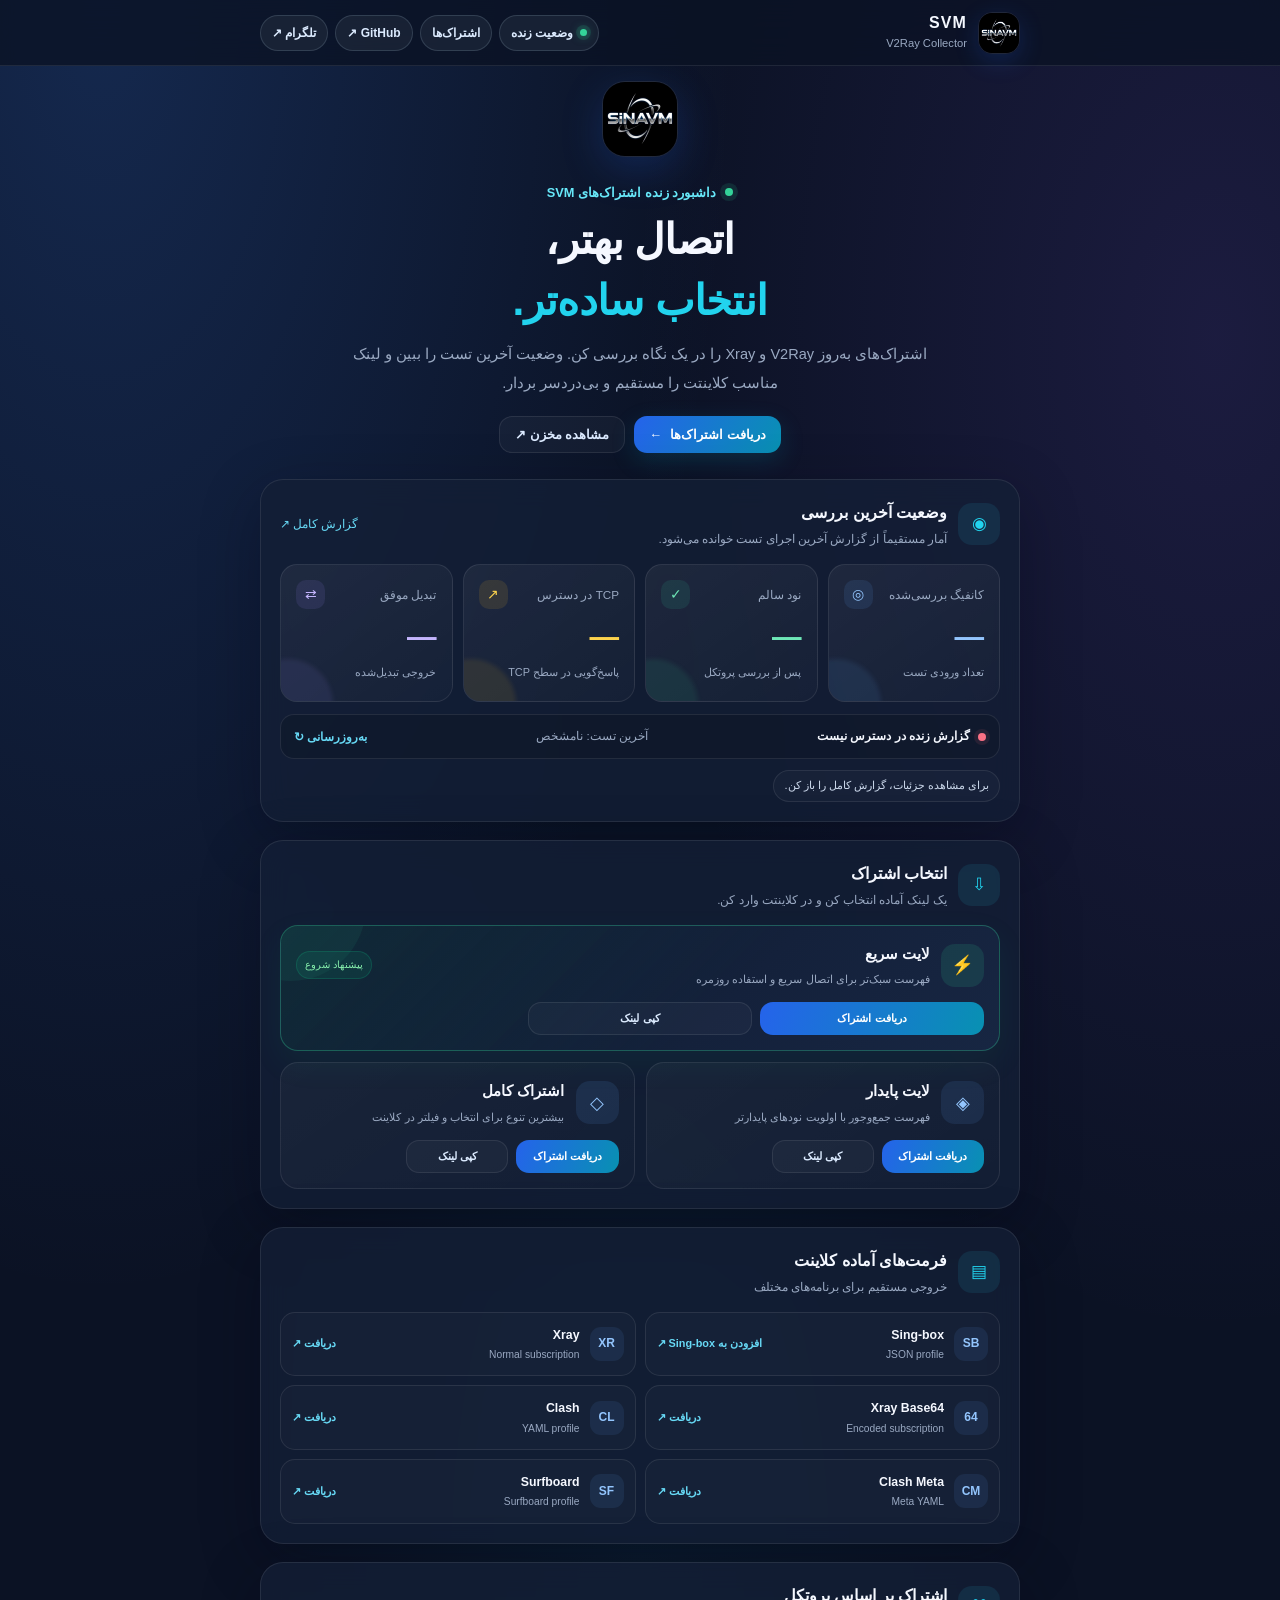
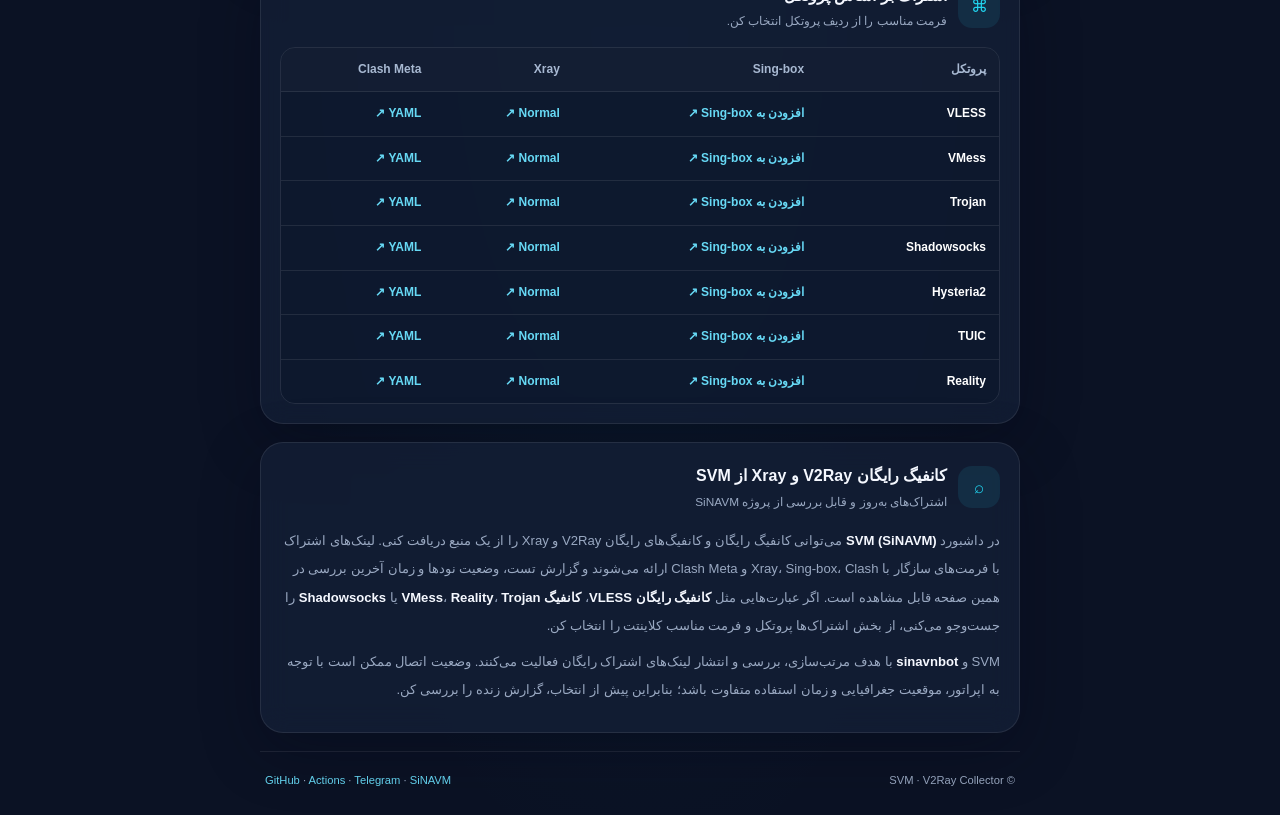
<file: docs/index.html>
<!doctype html>
<html lang="fa" dir="rtl">
<head>
<meta charset="utf-8">
<meta name="viewport" content="width=device-width,initial-scale=1">
<meta name="theme-color" content="#0b1224">
<meta name="description" content="دریافت کانفیگ رایگان V2Ray و Xray از SVM و SiNAVM؛ اشتراک‌های رایگان و به‌روز VLESS، VMess، Reality، Trojan و Shadowsocks با تست زنده و لینک مستقیم برای کلاینت‌ها.">
<meta name="robots" content="index,follow,max-image-preview:large,max-snippet:-1,max-video-preview:-1">
<meta name="author" content="SiNAVM">
<meta name="application-name" content="SVM">
<link rel="canonical" href="https://sinavm.github.io/SVM/">
<link rel="sitemap" type="application/xml" href="https://sinavm.github.io/SVM/sitemap.xml">
<link rel="alternate" hreflang="fa" href="https://sinavm.github.io/SVM/">
<link rel="icon" type="image/svg+xml" href="https://sinavm.github.io/SVM/SEO_Logo.svg">
<link rel="shortcut icon" href="https://sinavm.github.io/SVM/SEO_Logo.svg">
<meta property="og:type" content="website">
<meta property="og:locale" content="fa_IR">
<meta property="og:site_name" content="SVM | SiNAVM">
<meta property="og:url" content="https://sinavm.github.io/SVM/">
<meta property="og:title" content="SVM | کانفیگ رایگان V2Ray و Xray">
<meta property="og:description" content="کانفیگ‌های رایگان و به‌روز V2Ray و Xray از SiNAVM؛ لینک اشتراک مستقیم، تست زنده و پشتیبانی از کلاینت‌های محبوب.">
<meta property="og:image" content="https://sinavm.github.io/SVM/SEO_Logo.svg">
<meta property="og:image:alt" content="لوگوی SVM و SiNAVM">
<meta name="twitter:card" content="summary">
<meta name="twitter:title" content="SVM | کانفیگ رایگان V2Ray و Xray">
<meta name="twitter:description" content="کانفیگ‌های رایگان V2Ray و Xray، اشتراک‌های به‌روز و لینک مستقیم از SiNAVM.">
<meta name="twitter:image" content="https://sinavm.github.io/SVM/SEO_Logo.svg">
<script type="application/ld+json">
{"@context":"https://schema.org","@graph":[{"@type":"Organization","@id":"https://sinavm.github.io/SVM/#organization","name":"SiNAVM","alternateName":["SVM","sinavnbot"],"url":"https://sinavm.github.io/SVM/","logo":{"@type":"ImageObject","url":"https://sinavm.github.io/SVM/SEO_Logo.svg","width":512,"height":512},"sameAs":["https://github.com/sinavm/SVM","https://t.me/sinavm"]},{"@type":"WebSite","@id":"https://sinavm.github.io/SVM/#website","url":"https://sinavm.github.io/SVM/","name":"SVM","alternateName":["SiNAVM","sinavnbot"],"inLanguage":"fa-IR","publisher":{"@id":"https://sinavm.github.io/SVM/#organization"}},{"@type":"WebPage","@id":"https://sinavm.github.io/SVM/#webpage","url":"https://sinavm.github.io/SVM/","name":"SVM | کانفیگ رایگان V2Ray و Xray","description":"دریافت کانفیگ رایگان V2Ray و Xray از SVM و SiNAVM؛ اشتراک‌های به‌روز با تست زنده و لینک مستقیم.","inLanguage":"fa-IR","isPartOf":{"@id":"https://sinavm.github.io/SVM/#website"},"about":{"@id":"https://sinavm.github.io/SVM/#organization"},"primaryImageOfPage":{"@type":"ImageObject","url":"https://sinavm.github.io/SVM/SEO_Logo.svg"}}]}
</script>
<title>SVM | کانفیگ رایگان V2Ray و Xray – اشتراک‌های به‌روز | SiNAVM</title>
<style>
:root{color-scheme:dark;--bg:#0b1224;--panel:rgba(20,31,54,.78);--panel-solid:#111e35;--line:rgba(255,255,255,.085);--muted:#9aa9c2;--text:#f5f8ff;--blue:#60a5fa;--cyan:#22d3ee;--green:#34d399;--purple:#a78bfa;--amber:#fbbf24;--red:#fb7185;--shadow:0 18px 60px rgba(2,6,23,.3)}
*{box-sizing:border-box;-webkit-tap-highlight-color:transparent}
html{scroll-behavior:smooth;scroll-padding-top:86px}
body{margin:0;min-height:100vh;background:radial-gradient(ellipse at 8% 0%,rgba(59,130,246,.2),transparent 38%),radial-gradient(ellipse at 95% 14%,rgba(139,92,246,.13),transparent 34%),radial-gradient(ellipse at 50% 65%,rgba(8,145,178,.07),transparent 42%),var(--bg);color:var(--text);font-family:Vazirmatn,Tahoma,sans-serif;line-height:1.8}
a{color:inherit;text-decoration:none}
button{font:inherit}
.shell{width:min(100% - 28px,760px);margin:auto}
.top{height:66px;position:sticky;top:0;z-index:10;display:flex;align-items:center;justify-content:space-between;gap:12px;background:rgba(11,18,36,.78);backdrop-filter:blur(18px);border-bottom:1px solid var(--line)}
.top-inner{width:min(100% - 28px,760px);margin:auto;display:flex;align-items:center;justify-content:space-between;gap:12px;min-width:0}
.brand{display:flex;align-items:center;gap:11px;min-width:0}
.brand img{width:42px;height:42px;object-fit:cover;border-radius:14px;border:1px solid var(--line);box-shadow:0 7px 24px rgba(37,99,235,.2)}
.brand strong{display:block;font-size:1rem;letter-spacing:.07em;line-height:1.35}
.brand small{display:block;color:var(--muted);font-size:.7rem}
.nav{display:flex;gap:7px;align-items:center;flex-wrap:nowrap;min-width:0}
.nav a,.nav a:link,.nav a:visited,.nav a:hover,.nav a:active{display:inline-flex;align-items:center;justify-content:center;white-space:nowrap;min-height:36px;border:1px solid rgba(148,163,184,.22);border-radius:999px;padding:6px 11px;color:#dbeafe;font-size:.75rem;font-weight:700;line-height:1.5;background:rgba(30,41,59,.72);text-decoration:none!important;text-decoration-line:none!important;text-decoration-thickness:0!important;text-underline-offset:0!important;box-shadow:none;transition:background .2s,border-color .2s,color .2s}
.nav a:hover{border-color:rgba(96,165,250,.65);color:#fff;background:rgba(59,130,246,.16)}
.nav a:focus-visible{outline:2px solid var(--blue);outline-offset:3px}
.nav a::before,.nav a::after{content:none!important;display:none!important}
.nav a span{ text-decoration:none!important }
.nav-live-dot{display:inline-block;width:7px;height:7px;margin-left:7px;vertical-align:middle;border-radius:50%;background:var(--green);box-shadow:0 0 0 4px rgba(52,211,153,.13),0 0 10px rgba(52,211,153,.55)}
main{display:grid;gap:18px;margin:28px auto 54px}
.hero{text-align:center;padding:15px 12px 8px}
.hero-logo{width:76px;height:76px;border-radius:23px;object-fit:cover;border:1px solid var(--line);box-shadow:0 12px 42px rgba(37,99,235,.22)}
.eyebrow{display:flex;justify-content:center;align-items:center;gap:9px;color:#67e8f9;font-size:.8rem;font-weight:800;margin:14px 0 5px}
.pulse{width:8px;height:8px;border-radius:50%;background:var(--green);box-shadow:0 0 0 5px rgba(52,211,153,.12)}
h1{font-size:clamp(1.8rem,6vw,2.65rem);line-height:1.45;margin:0;font-weight:900;letter-spacing:-.7px}
.hero h1 span{color:var(--cyan)}
.hero p{color:var(--muted);line-height:2;margin:8px auto 0;max-width:590px;font-size:.91rem}
.hero-actions{display:flex;justify-content:center;gap:9px;flex-wrap:wrap;margin-top:18px}
.btn{border:0;border-radius:13px;padding:10px 15px;display:inline-flex;align-items:center;justify-content:center;gap:8px;font:800 .8rem Vazirmatn,sans-serif;cursor:pointer;transition:transform .2s,border-color .2s,filter .2s}
.btn:hover{transform:translateY(-2px);filter:brightness(1.08)}
.btn-primary{background:linear-gradient(120deg,#2563eb,#0891b2);color:#fff;box-shadow:0 8px 24px rgba(8,145,178,.2)}
.btn-ghost{background:#ffffff09;border:1px solid var(--line);color:#dceaff}
.panel{background:var(--panel);border:1px solid var(--line);border-radius:23px;padding:19px;box-shadow:var(--shadow);backdrop-filter:blur(14px)}
.section-head{display:flex;align-items:center;gap:11px;margin-bottom:15px}
.section-icon{width:42px;height:42px;flex:0 0 42px;border-radius:14px;display:grid;place-items:center;background:#22d3ee18;color:var(--cyan);font-size:1.08rem}
.section-head h2{font-size:1rem;margin:0;font-weight:900}
.section-head p{font-size:.74rem;color:var(--muted);margin:1px 0 0;line-height:1.7}
.head-copy{min-width:0;flex:1}
.head-link{font-size:.73rem;color:#67d9f5;white-space:nowrap}
.stats{display:grid;grid-template-columns:repeat(2,minmax(0,1fr));gap:10px}
.stat{position:relative;overflow:hidden;border:1px solid var(--line);background:linear-gradient(145deg,rgba(255,255,255,.055),rgba(255,255,255,.018));border-radius:17px;padding:14px;min-width:0}
.stat:after{content:"";position:absolute;width:90px;height:90px;left:-38px;bottom:-48px;border-radius:50%;background:var(--glow,rgba(96,165,250,.13));filter:blur(2px)}
.stat-label{display:flex;align-items:center;justify-content:space-between;gap:8px;color:var(--muted);font-size:.73rem}
.stat-symbol{width:29px;height:29px;border-radius:10px;display:grid;place-items:center;background:var(--symbol-bg,#60a5fa18);color:var(--symbol,#93c5fd);font-size:.9rem}
.stat strong{display:block;font-size:1.85rem;line-height:1.4;margin-top:7px;font-weight:900;font-variant-numeric:tabular-nums}
.stat small{color:var(--muted);font-size:.68rem}
.stat.blue{--symbol:#93c5fd;--symbol-bg:#60a5fa1c;--glow:#60a5fa18}.stat.green{--symbol:#6ee7b7;--symbol-bg:#34d3991c;--glow:#34d39918}.stat.amber{--symbol:#fcd34d;--symbol-bg:#fbbf241c;--glow:#fbbf2418}.stat.purple{--symbol:#c4b5fd;--symbol-bg:#a78bfa1c;--glow:#a78bfa18}
.stat.blue strong{color:#93c5fd}.stat.green strong{color:#6ee7b7}.stat.amber strong{color:#fcd34d}.stat.purple strong{color:#c4b5fd}
.statusline{display:flex;align-items:center;justify-content:space-between;gap:10px;flex-wrap:wrap;margin-top:12px;padding:11px 13px;border-radius:14px;background:#00000020;border:1px solid var(--line);font-size:.72rem;color:var(--muted)}
.health{display:inline-flex;align-items:center;gap:8px}
.health-dot{width:8px;height:8px;border-radius:50%;background:var(--amber);box-shadow:0 0 0 4px #fbbf2418}
.health.ok .health-dot{background:var(--green);box-shadow:0 0 0 4px #34d39918}
.health.bad .health-dot{background:var(--red);box-shadow:0 0 0 4px #fb718518}
.statusline strong{color:var(--text)}
.refresh{border:0;background:transparent;color:#67d9f5;font:700 .72rem Vazirmatn,sans-serif;cursor:pointer;padding:0}
.refresh:disabled{opacity:.5;cursor:wait}
.type-row{display:flex;gap:7px;flex-wrap:wrap;margin-top:11px}
.type-chip{padding:5px 10px;border-radius:999px;border:1px solid var(--line);background:#ffffff06;color:#cbd8eb;font-size:.69rem}
.type-chip b{color:#fff;margin-right:4px}
.subscription-list{display:grid;gap:11px}
.subscription{position:relative;overflow:hidden;border:1px solid var(--line);background:linear-gradient(145deg,#ffffff09,#ffffff03);border-radius:18px;padding:15px}
.subscription.featured{border-color:#34d39955;background:linear-gradient(135deg,#0e3a3b70,#14213b 62%,#172642);box-shadow:0 12px 34px #10b98112}
.subscription.featured:before{content:"";position:absolute;width:150px;height:150px;left:-65px;top:-95px;border-radius:50%;background:#34d39912}
.sub-top{display:flex;align-items:center;gap:11px;position:relative}
.sub-icon{width:43px;height:43px;flex:0 0 43px;border-radius:14px;display:grid;place-items:center;background:#60a5fa1b;color:#93c5fd;font-size:1.15rem}
.featured .sub-icon{background:#34d39920;color:#6ee7b7}
.sub-info{flex:1;min-width:0}
.sub-info h3{font-size:.91rem;margin:0;font-weight:900}
.sub-info p{font-size:.71rem;color:var(--muted);margin:2px 0 0;line-height:1.8}
.tag{font-size:.63rem;color:#86efac;background:#10b9811a;border:1px solid #10b98135;padding:4px 8px;border-radius:30px;white-space:nowrap}
.sub-actions{display:grid;grid-template-columns:1fr 1fr 1fr;gap:8px;margin-top:13px;position:relative}
.sub-actions .btn{padding:9px 7px;font-size:.7rem;border:1px solid var(--line);background:#ffffff08;color:#dbeafe}
.sub-actions .btn.main-action{background:linear-gradient(110deg,#2563eb,#0891b2);border:0;color:#fff}
.sub-actions .btn:hover{border-color:#60a5fa77}
.format-grid{display:grid;grid-template-columns:1fr 1fr;gap:9px}
.format{display:flex;align-items:center;gap:10px;min-width:0;padding:11px;border:1px solid var(--line);border-radius:15px;background:#ffffff05;transition:.2s}
.format:hover{border-color:#22d3ee55;background:#22d3ee09}
.format-icon{width:34px;height:34px;flex:0 0 34px;border-radius:11px;display:grid;place-items:center;background:#60a5fa18;color:#93c5fd;font-size:.75rem;font-weight:900}
.format-info{min-width:0;flex:1}
.format strong{display:block;font-size:.77rem}
.format small{display:block;color:var(--muted);font-size:.64rem;overflow:hidden;text-overflow:ellipsis;white-space:nowrap}
.format a{font-size:.68rem;color:#67d9f5;font-weight:800;white-space:nowrap}
.table-wrap{overflow:auto;border:1px solid var(--line);border-radius:15px}
table{width:100%;border-collapse:collapse;min-width:540px;background:#08162966}
th,td{text-align:right;padding:11px 13px;border-bottom:1px solid var(--line);font-size:.75rem;white-space:nowrap}
th{color:#a8b9d2;background:#ffffff06;font-weight:800}
td{color:#dce9f8}
td a{color:#67d9f5;font-weight:700}
tbody tr:last-child td{border-bottom:0}
tbody tr:hover{background:#ffffff05}
.protocol{font-weight:900;color:#fff}
footer{padding:18px 5px 25px;border-top:1px solid var(--line);display:flex;justify-content:space-between;align-items:center;gap:12px;flex-wrap:wrap;color:var(--muted);font-size:.7rem}
footer a{color:#67d9f5}
.toast{position:fixed;bottom:20px;left:50%;transform:translate(-50%,18px);opacity:0;pointer-events:none;background:#059669;color:#fff;padding:10px 16px;border-radius:12px;font-size:.76rem;font-weight:800;transition:.25s;z-index:30;box-shadow:0 8px 30px #0007;white-space:nowrap}
.toast.show{opacity:1;transform:translate(-50%,0)}
@media(min-width:620px){.stats{grid-template-columns:repeat(4,minmax(0,1fr))}.stat{padding:15px}.subscription-list{grid-template-columns:1fr 1fr}.subscription.featured{grid-column:1/-1}}
@media(max-width:620px){.shell{width:min(100% - 20px,760px)}.top{height:auto;min-height:0}.top-inner{width:calc(100% - 20px);padding:9px 0 10px;display:grid;grid-template-columns:minmax(0,1fr);gap:9px}.brand{justify-self:center}.brand img{width:37px;height:37px}.brand small{font-size:.63rem}.nav{width:100%;display:grid;grid-template-columns:repeat(4,minmax(0,1fr));gap:6px}.nav a{min-width:0;font-size:clamp(.58rem,2.6vw,.7rem);padding:7px 3px;line-height:1.5;text-align:center}.nav-live-dot{width:6px;height:6px;margin-left:4px;flex:0 0 6px}main{margin-top:18px;gap:14px}.hero{padding:10px 5px 5px}.hero-logo{width:67px;height:67px;border-radius:20px}.hero p{font-size:.82rem}.hero-actions{margin-top:14px}.btn{font-size:.73rem;padding:9px 12px}.panel{padding:14px;border-radius:19px}.section-head{margin-bottom:12px}.section-icon{width:38px;height:38px;flex-basis:38px}.section-head h2{font-size:.92rem}.section-head p{font-size:.68rem}.stat{padding:11px}.stat strong{font-size:1.55rem}.stat-label{font-size:.66rem}.stat small{font-size:.61rem}.sub-actions{gap:6px}.sub-actions .btn{font-size:.64rem}.format{padding:9px}.format-icon{width:30px;height:30px;flex-basis:30px}.format strong{font-size:.72rem}.format a{font-size:.63rem}}
@media(max-width:350px){.nav{gap:4px}.nav a{font-size:.57rem;padding:7px 1px}.nav-live-dot{margin-left:3px}.sub-actions{grid-template-columns:1fr 1fr}.sub-actions .btn:last-child{grid-column:1/-1}.format-grid{grid-template-columns:1fr}}
.seo-copy{color:var(--muted);font-size:.82rem;line-height:2.15;margin:8px 0}.seo-copy strong{color:var(--text)}

.mobile-menu{display:none;position:relative;direction:rtl}.mobile-menu summary{list-style:none;cursor:pointer;width:42px;height:42px;display:grid;place-items:center;border:1px solid var(--line);border-radius:12px;background:rgba(255,255,255,.06);color:var(--text);font-size:1.35rem}.mobile-menu summary::-webkit-details-marker{display:none}.mobile-menu nav{position:absolute;right:0;top:calc(100% + 9px);min-width:190px;padding:8px;display:grid;gap:5px;background:#101b31;border:1px solid var(--line);border-radius:14px;box-shadow:0 16px 38px #0008;z-index:20}.mobile-menu nav a{display:block;padding:10px 12px;border-radius:9px;color:var(--text);text-decoration:none;font-size:.84rem}.mobile-menu nav a:hover{background:rgba(255,255,255,.08)}
@media(max-width:620px){.nav{display:none!important}.mobile-menu{display:block;flex:0 0 auto}}
</style>
</head>
<body>
<div class="top">
<div class="top-inner">
<a class="brand" href="https://github.com/sinavm/SVM" aria-label="مخزن SVM در گیت‌هاب">
<img src="https://sinavm.github.io/SVM/SEO_Logo.svg" alt="لوگوی SVM و SiNAVM؛ پروژه کانفیگ رایگان V2Ray و Xray">
<span><strong>SVM</strong><small>V2Ray Collector</small></span>
</a>
<nav class="nav" aria-label="ناوبری اصلی">
<a href="#live"><span class="nav-live-dot" aria-hidden="true"></span>وضعیت زنده</a>
<a href="#subscriptions">اشتراک‌ها</a>
<a href="https://github.com/sinavm/SVM">GitHub ↗</a>
<a href="https://t.me/sinavm" target="_blank" rel="noopener noreferrer">تلگرام ↗</a>
</nav>
<details class="mobile-menu"><summary aria-label="Open menu">☰</summary><nav aria-label="Mobile navigation"><a href="#live">وضعیت زنده</a><a href="#subscriptions">اشتراک‌ها</a><a href="https://github.com/sinavm/SVM">GitHub ↗</a><a href="https://t.me/sinavm" target="_blank" rel="noopener noreferrer">تلگرام ↗</a></nav></details>
</div>
</div>
<main class="shell">
<header class="hero">
<img class="hero-logo" src="https://sinavm.github.io/SVM/SEO_Logo.svg" alt="لوگوی SVM و SiNAVM برای کانفیگ رایگان V2Ray و Xray">
<div class="eyebrow"><span class="pulse"></span> داشبورد زنده اشتراک‌های SVM</div>
<h1>اتصال بهتر،<br><span>انتخاب ساده‌تر.</span></h1>
<p>اشتراک‌های به‌روز V2Ray و Xray را در یک نگاه بررسی کن. وضعیت آخرین تست را ببین و لینک مناسب کلاینتت را مستقیم و بی‌دردسر بردار.</p>
<div class="hero-actions">
<a class="btn btn-primary" href="#subscriptions">دریافت اشتراک‌ها <span>←</span></a>
<a class="btn btn-ghost" href="https://github.com/sinavm/SVM">مشاهده مخزن ↗</a>
</div>
</header>
<section class="panel" id="live">
<div class="section-head">
<div class="section-icon">◉</div>
<div class="head-copy"><h2>وضعیت آخرین بررسی</h2><p>آمار مستقیماً از گزارش آخرین اجرای تست خوانده می‌شود.</p></div>
<a class="head-link" href="https://raw.githubusercontent.com/sinavm/SVM/main/reports/test.json">گزارش کامل ↗</a>
</div>
<div class="stats">
<article class="stat blue"><div class="stat-label"><span>کانفیگ بررسی‌شده</span><span class="stat-symbol">◎</span></div><strong id="input">—</strong><small>تعداد ورودی تست</small></article>
<article class="stat green"><div class="stat-label"><span>نود سالم</span><span class="stat-symbol">✓</span></div><strong id="kept">—</strong><small>پس از بررسی پروتکل</small></article>
<article class="stat amber"><div class="stat-label"><span>TCP در دسترس</span><span class="stat-symbol">↗</span></div><strong id="tcp">—</strong><small>پاسخ‌گویی در سطح TCP</small></article>
<article class="stat purple"><div class="stat-label"><span>تبدیل موفق</span><span class="stat-symbol">⇄</span></div><strong id="converted">—</strong><small>خروجی تبدیل‌شده</small></article>
</div>
<div class="statusline">
<span class="health" id="health"><i class="health-dot"></i><strong>در حال دریافت وضعیت…</strong></span>
<span id="tested-at">آخرین تست: —</span>
<button class="refresh" id="refresh" type="button">به‌روزرسانی ↻</button>
</div>
<div class="type-row" id="types" aria-label="توزیع نودهای سالم"><span class="type-chip">در انتظار گزارش…</span></div>
</section>
<section class="panel" id="subscriptions">
<div class="section-head">
<div class="section-icon">⇩</div>
<div class="head-copy"><h2>انتخاب اشتراک</h2><p>یک لینک آماده انتخاب کن و در کلاینتت وارد کن.</p></div>
</div>
<div class="subscription-list">
<article class="subscription featured">
<div class="sub-top"><div class="sub-icon">⚡</div><div class="sub-info"><h3>لایت سریع</h3><p>فهرست سبک‌تر برای اتصال سریع و استفاده روزمره</p></div><span class="tag">پیشنهاد شروع</span></div>
<div class="sub-actions">
<a class="btn main-action" href="https://raw.githubusercontent.com/sinavm/SVM/main/lite/subscriptions/xray/normal/alive-fast">دریافت اشتراک</a>
<button class="btn copy" data-copy="https://raw.githubusercontent.com/sinavm/SVM/main/lite/subscriptions/xray/normal/alive-fast" type="button">کپی لینک</button>
</div>
</article>
<article class="subscription">
<div class="sub-top"><div class="sub-icon">◈</div><div class="sub-info"><h3>لایت پایدار</h3><p>فهرست جمع‌وجور با اولویت نودهای پایدارتر</p></div></div>
<div class="sub-actions">
<a class="btn main-action" href="https://raw.githubusercontent.com/sinavm/SVM/main/lite/subscriptions/xray/normal/alive-stable">دریافت اشتراک</a>
<button class="btn copy" data-copy="https://raw.githubusercontent.com/sinavm/SVM/main/lite/subscriptions/xray/normal/alive-stable" type="button">کپی لینک</button>
</div>
</article>
<article class="subscription">
<div class="sub-top"><div class="sub-icon">◇</div><div class="sub-info"><h3>اشتراک کامل</h3><p>بیشترین تنوع برای انتخاب و فیلتر در کلاینت</p></div></div>
<div class="sub-actions">
<a class="btn main-action" href="https://raw.githubusercontent.com/sinavm/SVM/main/subscriptions/xray/normal/mix">دریافت اشتراک</a>
<button class="btn copy" data-copy="https://raw.githubusercontent.com/sinavm/SVM/main/subscriptions/xray/normal/mix" type="button">کپی لینک</button>
</div>
</article>
</div>
</section>
<section class="panel" id="formats">
<div class="section-head">
<div class="section-icon">▤</div>
<div class="head-copy"><h2>فرمت‌های آماده کلاینت</h2><p>خروجی مستقیم برای برنامه‌های مختلف</p></div>
</div>
<div class="format-grid">
<div class="format"><span class="format-icon">SB</span><span class="format-info"><strong>Sing-box</strong><small>JSON profile</small></span><a href="../singbox/mix.html">افزودن به Sing-box ↗</a></div>
<div class="format"><span class="format-icon">XR</span><span class="format-info"><strong>Xray</strong><small>Normal subscription</small></span><a href="https://raw.githubusercontent.com/sinavm/SVM/main/subscriptions/xray/normal/mix">دریافت ↗</a></div>
<div class="format"><span class="format-icon">64</span><span class="format-info"><strong>Xray Base64</strong><small>Encoded subscription</small></span><a href="https://raw.githubusercontent.com/sinavm/SVM/main/subscriptions/xray/base64/mix">دریافت ↗</a></div>
<div class="format"><span class="format-icon">CL</span><span class="format-info"><strong>Clash</strong><small>YAML profile</small></span><a href="https://raw.githubusercontent.com/sinavm/SVM/main/subscriptions/clash/mix">دریافت ↗</a></div>
<div class="format"><span class="format-icon">CM</span><span class="format-info"><strong>Clash Meta</strong><small>Meta YAML</small></span><a href="https://raw.githubusercontent.com/sinavm/SVM/main/subscriptions/meta/mix">دریافت ↗</a></div>
<div class="format"><span class="format-icon">SF</span><span class="format-info"><strong>Surfboard</strong><small>Surfboard profile</small></span><a href="https://raw.githubusercontent.com/sinavm/SVM/main/subscriptions/surfboard/mix">دریافت ↗</a></div>
</div>
</section>
<section class="panel" id="protocols">
<div class="section-head">
<div class="section-icon">⌘</div>
<div class="head-copy"><h2>اشتراک بر اساس پروتکل</h2><p>فرمت مناسب را از ردیف پروتکل انتخاب کن.</p></div>
</div>
<div class="table-wrap">
<table>
<thead><tr><th>پروتکل</th><th>Sing-box</th><th>Xray</th><th>Clash Meta</th></tr></thead>
<tbody>
<tr><td class="protocol">VLESS</td><td><a href="../singbox/vless.html">افزودن به Sing-box ↗</a></td><td><a href="https://raw.githubusercontent.com/sinavm/SVM/main/subscriptions/xray/normal/vless">Normal ↗</a></td><td><a href="https://raw.githubusercontent.com/sinavm/SVM/main/subscriptions/meta/vless">YAML ↗</a></td></tr>
<tr><td class="protocol">VMess</td><td><a href="../singbox/vmess.html">افزودن به Sing-box ↗</a></td><td><a href="https://raw.githubusercontent.com/sinavm/SVM/main/subscriptions/xray/normal/vmess">Normal ↗</a></td><td><a href="https://raw.githubusercontent.com/sinavm/SVM/main/subscriptions/meta/vmess">YAML ↗</a></td></tr>
<tr><td class="protocol">Trojan</td><td><a href="../singbox/trojan.html">افزودن به Sing-box ↗</a></td><td><a href="https://raw.githubusercontent.com/sinavm/SVM/main/subscriptions/xray/normal/trojan">Normal ↗</a></td><td><a href="https://raw.githubusercontent.com/sinavm/SVM/main/subscriptions/meta/trojan">YAML ↗</a></td></tr>
<tr><td class="protocol">Shadowsocks</td><td><a href="../singbox/ss.html">افزودن به Sing-box ↗</a></td><td><a href="https://raw.githubusercontent.com/sinavm/SVM/main/subscriptions/xray/normal/ss">Normal ↗</a></td><td><a href="https://raw.githubusercontent.com/sinavm/SVM/main/subscriptions/meta/ss">YAML ↗</a></td></tr>
<tr><td class="protocol">Hysteria2</td><td><a href="../singbox/hy2.html">افزودن به Sing-box ↗</a></td><td><a href="https://raw.githubusercontent.com/sinavm/SVM/main/subscriptions/xray/normal/hy2">Normal ↗</a></td><td><a href="https://raw.githubusercontent.com/sinavm/SVM/main/subscriptions/meta/hy2">YAML ↗</a></td></tr>
<tr><td class="protocol">TUIC</td><td><a href="../singbox/tuic.html">افزودن به Sing-box ↗</a></td><td><a href="https://raw.githubusercontent.com/sinavm/SVM/main/subscriptions/xray/normal/tuic">Normal ↗</a></td><td><a href="https://raw.githubusercontent.com/sinavm/SVM/main/subscriptions/meta/tuic">YAML ↗</a></td></tr>
<tr><td class="protocol">Reality</td><td><a href="../singbox/reality.html">افزودن به Sing-box ↗</a></td><td><a href="https://raw.githubusercontent.com/sinavm/SVM/main/subscriptions/xray/normal/reality">Normal ↗</a></td><td><a href="https://raw.githubusercontent.com/sinavm/SVM/main/subscriptions/meta/reality">YAML ↗</a></td></tr>
</tbody>
</table>
</div>
</section>


<section class="panel" id="seo-content" aria-labelledby="seo-title">
<div class="section-head">
<div class="section-icon">⌕</div>
<div class="head-copy"><h2 id="seo-title">کانفیگ رایگان V2Ray و Xray از SVM</h2><p>اشتراک‌های به‌روز و قابل بررسی از پروژه SiNAVM</p></div>
</div>
<p class="seo-copy">در داشبورد <strong>SVM (SiNAVM)</strong> می‌توانی کانفیگ رایگان و کانفیگ‌های رایگان V2Ray و Xray را از یک منبع دریافت کنی. لینک‌های اشتراک با فرمت‌های سازگار با Xray، Sing-box، Clash و Clash Meta ارائه می‌شوند و گزارش تست، وضعیت نودها و زمان آخرین بررسی در همین صفحه قابل مشاهده است. اگر عبارت‌هایی مثل <strong>کانفیگ رایگان VLESS</strong>، <strong>کانفیگ VMess</strong>، <strong>Reality</strong>، <strong>Trojan</strong> یا <strong>Shadowsocks</strong> را جست‌وجو می‌کنی، از بخش اشتراک‌ها پروتکل و فرمت مناسب کلاینتت را انتخاب کن.</p>
<p class="seo-copy">SVM و <strong>sinavnbot</strong> با هدف مرتب‌سازی، بررسی و انتشار لینک‌های اشتراک رایگان فعالیت می‌کنند. وضعیت اتصال ممکن است با توجه به اپراتور، موقعیت جغرافیایی و زمان استفاده متفاوت باشد؛ بنابراین پیش از انتخاب، گزارش زنده را بررسی کن.</p>
</section>
<footer>
<span>© SVM · V2Ray Collector</span>
<span><a href="https://github.com/sinavm/SVM">GitHub</a> · <a href="https://github.com/sinavm/SVM/actions">Actions</a> · <a href="https://t.me/sinavm">Telegram</a> · <a href="https://sinavm.github.io/sinavm/">SiNAVM</a></span>
</footer>
</main>
<div class="toast" id="toast" role="status" aria-live="polite"></div>
<script>
const reportUrl='https://raw.githubusercontent.com/sinavm/SVM/main/reports/test.json';
const numberFormat=new Intl.NumberFormat('fa-IR');
const byId=id=>document.getElementById(id);
const put=(id,value)=>{const el=byId(id);if(el)el.textContent=value===undefined||value===null?'—':numberFormat.format(value)};
function showToast(message){const toast=byId('toast');toast.textContent=message;toast.classList.add('show');window.setTimeout(()=>toast.classList.remove('show'),2200)}
async function loadReport(){
const refresh=byId('refresh');
refresh.disabled=true;
refresh.textContent='در حال دریافت…';
try{
const response=await fetch(reportUrl,{cache:'no-store'});
if(!response.ok)throw new Error('report unavailable');
const data=await response.json();
put('input',data.input);
put('kept',data.kept);
put('tcp',data.tcp_alive);
put('converted',data.converted);
const date=data.tested_at?new Date(data.tested_at):null;
byId('tested-at').textContent='آخرین تست: '+(date&&!Number.isNaN(date.getTime())?new Intl.DateTimeFormat('fa-IR',{dateStyle:'medium',timeStyle:'short'}).format(date):'نامشخص');
const health=byId('health');
health.className='health '+(data.infra_ok===true?'ok':'bad');
health.innerHTML='<i class="health-dot"></i><strong>'+(data.infra_ok===true?'زیرساخت تست سالم است':'وضعیت زیرساخت نیازمند بررسی')+'</strong>';
const types=data.by_type_kept&&typeof data.by_type_kept==='object'?Object.entries(data.by_type_kept):[];
byId('types').innerHTML=types.length?types.map(([name,count])=>'<span class="type-chip">'+String(name).toUpperCase()+' <b>'+numberFormat.format(count)+'</b></span>').join(''):'<span class="type-chip">جزئیات پروتکل در گزارش موجود نیست</span>';
}catch(error){
byId('health').className='health bad';
byId('health').innerHTML='<i class="health-dot"></i><strong>گزارش زنده در دسترس نیست</strong>';
byId('tested-at').textContent='آخرین تست: نامشخص';
byId('types').innerHTML='<span class="type-chip">برای مشاهده جزئیات، گزارش کامل را باز کن.</span>';
}finally{
refresh.disabled=false;
refresh.textContent='به‌روزرسانی ↻';
}
}
byId('refresh').addEventListener('click',loadReport);
document.querySelectorAll('[data-copy]').forEach(button=>{
button.addEventListener('click',async()=>{
try{await navigator.clipboard.writeText(button.getAttribute('data-copy'));showToast('لینک اشتراک کپی شد')}
catch{showToast('کپی خودکار در دسترس نیست')}
});
});
loadReport();
</script>
</body>
</html>
</file>
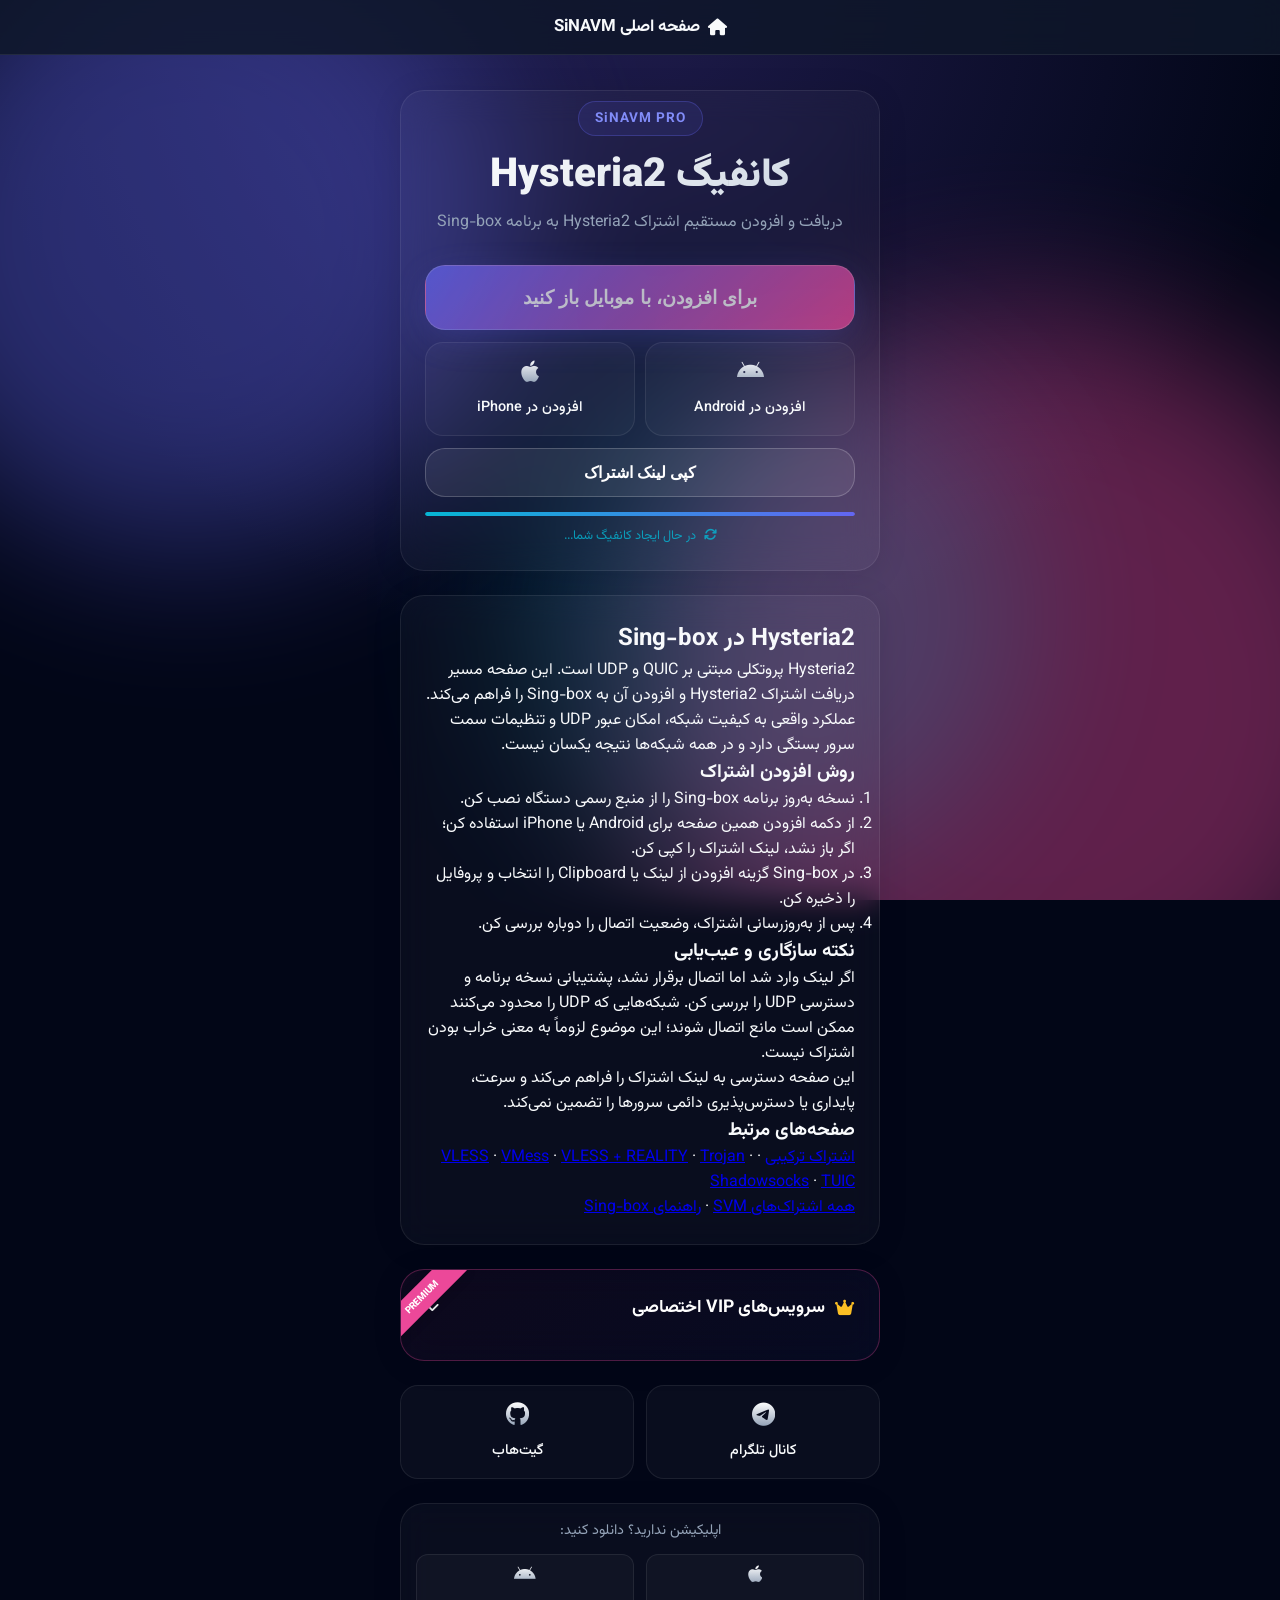
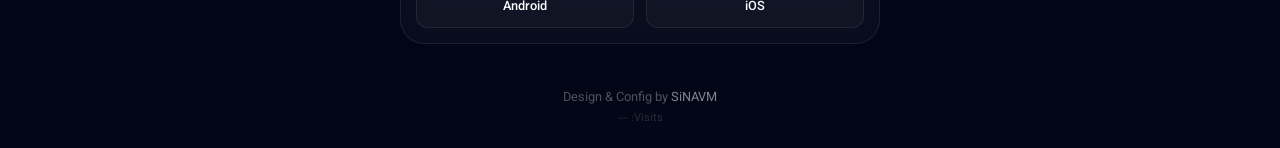
<file: singbox/hy2.html>
<!DOCTYPE html>
<html lang="fa" dir="rtl">
<head>
    <meta charset="UTF-8">
    <meta name="viewport" content="width=device-width, initial-scale=1.0, maximum-scale=1.0, user-scalable=no">
    <meta name="description" content="دریافت اشتراک Hysteria2 برای Sing-box از SVM؛ افزودن مستقیم در Android و iPhone، کپی لینک و راهنمای QUIC و UDP.">
    <meta name="theme-color" content="#0f172a">
    <meta name="author" content="SiNAVM">
    <meta name="robots" content="index, follow, max-snippet:-1, max-image-preview:large, max-video-preview:-1">
    <link rel="icon" type="image/svg+xml" href="https://sinavm.github.io/sinavm/logo/sinavm_favicon.svg">
    <link rel="apple-touch-icon" href="https://sinavm.github.io/sinavm/logo/sinavm_logo.jpg">
    <link rel="canonical" href="https://sinavm.github.io/SVM/singbox/hy2.html">

    <title>کانفیگ Hysteria2 رایگان Sing-box | SVM</title>

    <meta property="og:type" content="website">
    <meta property="og:url" content="https://sinavm.github.io/SVM/singbox/hy2.html">
    <meta property="og:title" content="کانفیگ Hysteria2 رایگان Sing-box | SVM">
    <meta property="og:description" content="دریافت اشتراک Hysteria2 برای Sing-box از SVM؛ افزودن مستقیم در Android و iPhone، کپی لینک و راهنمای QUIC و UDP.">
    <meta property="og:site_name" content="SiNAVM">
    <meta property="og:image" content="https://sinavm.github.io/sinavm/logo/sinavm_logo.jpg">
    <meta property="og:image:alt" content="لوگوی SiNAVM">

    <meta name="twitter:card" content="summary_large_image">
    <meta name="twitter:title" content="کانفیگ Hysteria2 رایگان Sing-box | SVM">
    <meta name="twitter:description" content="دریافت اشتراک Hysteria2 برای Sing-box از SVM؛ افزودن مستقیم در Android و iPhone، کپی لینک و راهنمای QUIC و UDP.">

    <script type="application/ld+json">
    {
      "@context": "https://schema.org",
      "@graph": [
        {
          "@type": "Organization",
          "name": "SiNAVM",
          "url": "https://sinavm.github.io/SVM/singbox/hy2.html",
          "description": "ارائه‌دهنده کانفیگ‌های رایگان و اختصاصی Sing-box و V2Ray برای اتصال امن، سریع و بدون قطعی به اینترنت آزاد",
          "sameAs": [
            "https://t.me/sinavm",
            "https://github.com/sinavm",
            "https://t.me/sinvt"
          ],
          "contactPoint": {
            "@type": "ContactPoint",
            "contactType": "customer service",
            "availableLanguage": ["Persian", "Farsi"]
          }
        },
        {
          "@type": "WebSite",
          "url": "https://sinavm.github.io/SVM/singbox/hy2.html",
          "name": "SiNAVM | اتصال هوشمند",
          "description": "دانلود کانفیگ رایگان Sing-box و V2Ray - وی پی ان پرسرعت و ایمن",
          "potentialAction": {
            "@type": "SearchAction",
            "target": "https://sinavm.github.io/SVM/singbox/hy2.html?q={search_term_string}",
            "query-input": "required name=search_term_string"
          }
        },
        {
          "@type": "Service",
          "name": "کانفیگ‌های Sing-box و V2Ray SiNAVM",
          "description": "کانفیگ‌های رایگان و VIP برای دسترسی به اینترنت بدون سانسور با کلاینت Sing-box و V2Ray",
          "provider": {
            "@type": "Organization",
            "name": "SiNAVM"
          },
          "areaServed": {
            "@type": "Country",
            "name": "Iran"
          },
          "offers": {
            "@type": "Offer",
            "price": "0",
            "priceCurrency": "IRR",
            "description": "کانفیگ رایگان + پلن‌های VIP اختصاصی با پینگ پایین و IP ثابت"
          }
        }
      ]
    }
    </script>

    <link href="https://fonts.googleapis.com/css2?family=Vazirmatn:wght@300;500;700;900&display=swap" rel="stylesheet">
    <link rel="stylesheet" href="https://cdnjs.cloudflare.com/ajax/libs/font-awesome/6.4.0/css/all.min.css">

    <style>
        :root {
            --bg-deep: #020617;
            --primary: #6366f1;
            --accent: #ec4899;
            --cyan: #06b6d4;
            --glass: rgba(255, 255, 255, 0.03);
            --glass-border: rgba(255, 255, 255, 0.08);
            --text-main: #f8fafc;
            --text-muted: #94a3b8;
            --shadow-glow: 0 0 50px rgba(99, 102, 241, 0.15);
        }

        * { margin: 0; padding: 0; box-sizing: border-box; -webkit-tap-highlight-color: transparent; }

        body {
            font-family: 'Vazirmatn', sans-serif;
            background-color: var(--bg-deep);
            color: var(--text-main);
            min-height: 100vh;
            overflow-x: hidden;
            padding-top: 70px;
            display: flex;
            flex-direction: column;
            align-items: center;
            position: relative;
        }

        .top-bar {
            position: fixed;
            top: 0;
            left: 0;
            width: 100%;
            height: 55px;
            background: rgba(15, 23, 42, 0.85);
            backdrop-filter: blur(12px);
            -webkit-backdrop-filter: blur(12px);
            border-bottom: 1px solid var(--glass-border);
            display: flex;
            justify-content: center;
            align-items: center;
            z-index: 1000;
        }
        .home-link {
            color: var(--text-main);
            text-decoration: none;
            font-weight: 700;
            font-size: 1.05rem;
            display: flex;
            align-items: center;
            gap: 8px;
            transition: color 0.3s;
        }
        .home-link:hover {
            color: var(--accent);
        }

        .aurora-bg {
            position: fixed;
            top: 0; left: 0; width: 100%; height: 100%;
            z-index: -1;
            overflow: hidden;
            background: radial-gradient(circle at 50% 0%, #1e1b4b 0%, var(--bg-deep) 60%);
        }
        .orb {
            position: absolute;
            border-radius: 50%;
            filter: blur(80px);
            opacity: 0.4;
            animation: floatOrb 20s infinite ease-in-out;
        }
        .orb-1 { top: -10%; left: -10%; width: 50vw; height: 50vw; background: var(--primary); animation-delay: 0s; }
        .orb-2 { bottom: -20%; right: -10%; width: 60vw; height: 60vw; background: var(--accent); animation-delay: -5s; }
        .orb-3 { top: 40%; left: 40%; width: 40vw; height: 40vw; background: var(--cyan); opacity: 0.2; animation-delay: -10s; }

        @keyframes floatOrb {
            0%, 100% { transform: translate(0, 0) scale(1); }
            33% { transform: translate(30px, -50px) scale(1.1); }
            66% { transform: translate(-20px, 20px) scale(0.95); }
        }

        .container {
            width: 90%;
            max-width: 480px;
            z-index: 10;
            padding: 20px 0;
            display: flex;
            flex-direction: column;
            gap: 24px;
        }

        .card {
            background: var(--glass);
            backdrop-filter: blur(16px);
            -webkit-backdrop-filter: blur(16px);
            border: 1px solid var(--glass-border);
            border-radius: 24px;
            padding: 24px;
            box-shadow: 0 4px 30px rgba(0, 0, 0, 0.1);
            transition: transform 0.3s ease, box-shadow 0.3s ease;
        }
        .card:hover { transform: translateY(-3px); box-shadow: var(--shadow-glow); border-color: rgba(255,255,255,0.15); }

        .hero { text-align: center; padding-top: 10px; }
        .brand-badge {
            display: inline-block;
            padding: 6px 16px;
            background: rgba(99, 102, 241, 0.1);
            border: 1px solid rgba(99, 102, 241, 0.3);
            border-radius: 50px;
            color: #818cf8;
            font-size: 0.85rem;
            font-weight: 700;
            margin-bottom: 16px;
            letter-spacing: 1px;
        }
        .hero h1 {
            font-size: 2.5rem;
            font-weight: 900;
            line-height: 1.2;
            background: linear-gradient(135deg, #fff 0%, #cbd5e1 100%);
            -webkit-background-clip: text;
            -webkit-text-fill-color: transparent;
            margin-bottom: 10px;
        }
        .hero p { color: var(--text-muted); font-size: 1rem; margin-bottom: 30px; }

        .action-btn-wrapper { position: relative; margin: 0 auto; width: 100%; }
        .action-btn {
            display: flex;
            align-items: center;
            justify-content: center;
            width: 100%;
            padding: 20px;
            font-size: 1.2rem;
            font-weight: 700;
            color: white;
            text-decoration: none;
            background: linear-gradient(135deg, var(--primary), var(--accent));
            border-radius: 20px;
            position: relative;
            overflow: hidden;
            transition: all 0.4s cubic-bezier(0.4, 0, 0.2, 1);
            box-shadow: 0 10px 40px -10px rgba(99, 102, 241, 0.5);
            border: 1px solid rgba(255,255,255,0.2);
        }
        .action-btn i { margin-left: 10px; font-size: 1.4rem; }
        .action-btn::before {
            content: ''; position: absolute; top: 0; left: -100%; width: 100%; height: 100%;
            background: linear-gradient(90deg, transparent, rgba(255,255,255,0.3), transparent);
            transition: left 0.6s;
        }
        .action-btn:hover { transform: scale(1.02); box-shadow: 0 20px 50px -10px rgba(236, 72, 153, 0.5); }
        .action-btn:hover::before { left: 100%; }

        .loader-container {
            margin-top: 15px;
            height: 4px;
            background: rgba(255,255,255,0.05);
            border-radius: 4px;
            overflow: hidden;
            position: relative;
        }
        .loader-bar {
            height: 100%;
            width: 0%;
            background: linear-gradient(90deg, var(--cyan), var(--primary));
            animation: loadProgress 3s ease-out forwards;
            border-radius: 4px;
        }
        @keyframes loadProgress { 0% { width: 0; } 100% { width: 100%; } }

        .vip-card {
            border: 1px solid rgba(236, 72, 153, 0.3);
            background: linear-gradient(145deg, rgba(236, 72, 153, 0.05), rgba(99, 102, 241, 0.05));
            position: relative;
            overflow: hidden;
        }
        .vip-card::after {
            content: 'PREMIUM';
            position: absolute;
            top: 15px; left: -30px;
            background: var(--accent);
            color: white;
            font-size: 0.6rem;
            font-weight: 800;
            padding: 5px 30px;
            transform: rotate(-45deg);
            box-shadow: 0 2px 10px rgba(0,0,0,0.2);
        }
        .vip-header { display: flex; align-items: center; justify-content: space-between; margin-bottom: 15px; cursor: pointer; }
        .vip-title { font-size: 1.1rem; font-weight: 700; color: #fdfdfd; display: flex; align-items: center; gap: 10px; }
        .vip-title i { color: #fbbf24; }
        
        .vip-content { 
            max-height: 0; overflow: hidden; transition: max-height 0.5s ease; 
            color: var(--text-muted); font-size: 0.9rem; line-height: 1.6;
        }
        .vip-content.show { max-height: 200px; padding-top: 10px; border-top: 1px dashed rgba(255,255,255,0.1); }
        .vip-tag { 
            display: inline-block; background: rgba(255,255,255,0.05); 
            padding: 4px 10px; border-radius: 8px; margin: 2px; font-size: 0.8rem; color: var(--cyan);
        }

        .grid-links { display: grid; grid-template-columns: 1fr 1fr; gap: 12px; }
        .mini-card {
            background: var(--glass);
            border: 1px solid var(--glass-border);
            border-radius: 18px;
            padding: 16px;
            text-align: center;
            text-decoration: none;
            color: var(--text-main);
            transition: all 0.3s;
            display: flex;
            flex-direction: column;
            align-items: center;
            justify-content: center;
            gap: 8px;
        }
        .mini-card:hover { background: rgba(255,255,255,0.08); transform: translateY(-2px); }
        .mini-card i { font-size: 1.5rem; margin-bottom: 5px; background: linear-gradient(to bottom, #fff, #94a3b8); -webkit-background-clip: text; -webkit-text-fill-color: transparent; }
        .mini-card span { font-size: 0.9rem; font-weight: 500; }

        .footer { text-align: center; margin-top: 20px; font-size: 0.8rem; color: rgba(255,255,255,0.3); }
        .footer a { color: rgba(255,255,255,0.5); text-decoration: none; transition: 0.3s; }
        .footer a:hover { color: var(--primary); }

        .toast {
            position: fixed; bottom: 30px; left: 50%; transform: translateX(-50%) translateY(100px);
            background: rgba(15, 23, 42, 0.9); border: 1px solid var(--primary);
            color: white; padding: 12px 24px; border-radius: 50px;
            box-shadow: 0 10px 40px rgba(0,0,0,0.5);
            font-size: 0.9rem; z-index: 100; opacity: 0; transition: all 0.5s cubic-bezier(0.175, 0.885, 0.32, 1.275);
            display: flex; align-items: center; gap: 10px;
        }
        .toast.show { transform: translateX(-50%) translateY(0); opacity: 1; }
        .toast i { color: #4ade80; }
    </style>
<meta name="twitter:image" content="https://sinavm.github.io/sinavm/logo/sinavm_logo.jpg">
</head>
<body>

    <div class="top-bar">
        <a href="https://sinavm.github.io/SVM/" class="home-link">
            <i class="fas fa-home"></i>
            <span>صفحه اصلی SiNAVM</span>
        </a>
    </div>

    <div class="aurora-bg">
        <div class="orb orb-1"></div>
        <div class="orb orb-2"></div>
        <div class="orb orb-3"></div>
    </div>

    <div class="container">

        <div class="card hero">
            <span class="brand-badge">SiNAVM PRO</span>
            <h1>کانفیگ Hysteria2</h1>
            <p>دریافت و افزودن مستقیم اشتراک Hysteria2 به برنامه Sing-box</p>
            
            <div class="action-btn-wrapper">
                <button class="action-btn" id="mainBtn" type="button">
                    <i class="fas fa-bolt"></i>
                    افزودن Hysteria2 به Sing-box  
                </button>
            </div>

            <div style="display:grid;grid-template-columns:1fr 1fr;gap:10px;margin-top:12px;">
                <a class="mini-card" id="androidImport" href="#" style="justify-content:center;cursor:pointer;"><i class="fab fa-android"></i><span>افزودن در Android</span></a>
                <a class="mini-card" id="iosImport" href="#" style="justify-content:center;cursor:pointer;"><i class="fab fa-apple"></i><span>افزودن در iPhone</span></a>
            </div>
            <button class="action-btn" id="copyConfig" type="button" style="margin-top:12px;background:rgba(255,255,255,.08);box-shadow:none;font-size:1rem;padding:14px;">کپی لینک اشتراک</button>
            <div class="loader-container">
                <div class="loader-bar"></div>
            </div>
            <div style="margin-top: 10px; font-size: 0.8rem; color: var(--cyan); opacity: 0.8;">
                <i class="fas fa-sync fa-spin" style="margin-left:5px;"></i> در حال ایجاد کانفیگ شما...
            </div>
        </div>

        <section class="card protocol-guide" aria-labelledby="protocol-guide">
            <h2 id="protocol-guide">Hysteria2 در Sing-box</h2>
            <p>Hysteria2 پروتکلی مبتنی بر QUIC و UDP است. این صفحه مسیر دریافت اشتراک Hysteria2 و افزودن آن به Sing-box را فراهم می‌کند. عملکرد واقعی به کیفیت شبکه، امکان عبور UDP و تنظیمات سمت سرور بستگی دارد و در همه شبکه‌ها نتیجه یکسان نیست.</p>
            <h3>روش افزودن اشتراک</h3>
            <ol>
                <li>نسخه به‌روز برنامه Sing-box را از منبع رسمی دستگاه نصب کن.</li>
                <li>از دکمه افزودن همین صفحه برای Android یا iPhone استفاده کن؛ اگر باز نشد، لینک اشتراک را کپی کن.</li>
                <li>در Sing-box گزینه افزودن از لینک یا Clipboard را انتخاب و پروفایل را ذخیره کن.</li>
                <li>پس از به‌روزرسانی اشتراک، وضعیت اتصال را دوباره بررسی کن.</li>
            </ol>
            <h3>نکته سازگاری و عیب‌یابی</h3>
            <p>اگر لینک وارد شد اما اتصال برقرار نشد، پشتیبانی نسخه برنامه و دسترسی UDP را بررسی کن. شبکه‌هایی که UDP را محدود می‌کنند ممکن است مانع اتصال شوند؛ این موضوع لزوماً به معنی خراب بودن اشتراک نیست.</p>
            <p>این صفحه دسترسی به لینک اشتراک را فراهم می‌کند و سرعت، پایداری یا دسترس‌پذیری دائمی سرورها را تضمین نمی‌کند.</p>
        <nav class="protocol-related" aria-label="سایر اشتراک‌های Sing-box"><h3>صفحه‌های مرتبط</h3><p><a href="https://sinavm.github.io/SVM/singbox/mix.html">اشتراک ترکیبی</a> · <a href="https://sinavm.github.io/SVM/singbox/vless.html">VLESS</a> · <a href="https://sinavm.github.io/SVM/singbox/vmess.html">VMess</a> · <a href="https://sinavm.github.io/SVM/singbox/reality.html">VLESS + REALITY</a> · <a href="https://sinavm.github.io/SVM/singbox/trojan.html">Trojan</a> · <a href="https://sinavm.github.io/SVM/singbox/ss.html">Shadowsocks</a> · <a href="https://sinavm.github.io/SVM/singbox/tuic.html">TUIC</a></p><p><a href="https://sinavm.github.io/SVM/">همه اشتراک‌های SVM</a> · <a href="https://sinavm.github.io/sing-box/">راهنمای Sing-box</a></p></nav>
        </section>
        <div class="card vip-card">
            <div class="vip-header" onclick="toggleVip()">
                <div class="vip-title">
                    <i class="fas fa-crown"></i>
                    سرویس‌های VIP اختصاصی
                </div>
                <i class="fas fa-chevron-down" id="vipIcon" style="transition: 0.3s; font-size: 0.9rem;"></i>
            </div>
            <div class="vip-content" id="vipContent">
                <p>با خرید اشتراک VIP به سرورهای اختصاصی و پرسرعت دسترسی پیدا کنید:</p>
                <div style="margin: 10px 0;">
                    <span class="vip-tag">پینگ پایین</span>
                    <span class="vip-tag">IP ثابت</span>
                    <span class="vip-tag">بدون قطعی</span>
                    <span class="vip-tag">پشتیبانی ۲۴/۷</span>
                </div>
                <a href="https://t.me/sinavmbot" target="_blank" style="display: block; margin-top: 15px; color: var(--accent); text-decoration: none; font-weight: 700; font-size: 0.9rem;">
                    مشاهده پلن‌ها و خرید <i class="fas fa-arrow-left" style="margin-right: 5px;"></i>
                </a>
            </div>
        </div>

        <div class="grid-links">
            <a href="https://t.me/sinavm" target="_blank" class="mini-card">
                <i class="fab fa-telegram-plane"></i>
                <span>کانال تلگرام</span>
            </a>
            <a href="https://github.com/sinavm" target="_blank" class="mini-card">
                <i class="fab fa-github"></i>
                <span>گیت‌هاب</span>
            </a>
        </div>

        <div class="card" style="padding: 15px;">
            <div style="font-size: 0.9rem; margin-bottom: 12px; text-align: center; color: var(--text-muted);">اپلیکیشن ندارید؟ دانلود کنید:</div>
            <div class="grid-links">
                <a href="https://apps.apple.com/app/id6785326793" class="mini-card" style="border-radius: 12px; padding: 10px;">
                    <i class="fab fa-apple" style="font-size: 1.2rem;"></i>
                    <span style="font-size: 0.8rem;">iOS</span>
                </a>
                <a href="https://play.google.com/store/apps/details?id=io.nekohasekai.sfa" class="mini-card" style="border-radius: 12px; padding: 10px;">
                    <i class="fab fa-android" style="font-size: 1.2rem; color: #3ddc84;"></i>
                    <span style="font-size: 0.8rem;">Android</span>
                </a>
            </div>
        </div>

        <div class="footer">
            Design & Config by <a href="https://t.me/sinavm">SiNAVM</a>
            <br>
            <span id="visit-count" style="opacity: 0.5; font-size: 0.7rem;">Visits: Loading...</span>
        </div>
    </div>

    <div class="toast" id="toast">
        <i class="fas fa-check-circle"></i>
        <span>لینک کپی شد!</span>
    </div>

    <script>

        const device = (() => {
            const ua = navigator.userAgent || '';
            if (/Android/i.test(ua)) return 'android';
            const isIOS = /iPad|iPhone|iPod/.test(ua) || 
                         (/Macintosh/i.test(ua) && (navigator.maxTouchPoints || 0) > 1);
            return isIOS ? 'ios' : 'desktop';
        })();


        const configUrl = 'https://raw.githubusercontent.com/sinavm/SVM/main/subscriptions/singbox/hy2.json';
        const configLinks = { android: configUrl, ios: configUrl };

        function getDeepLink() {
            const baseUrl = configLinks[device] || configLinks.ios;
            return `sing-box://import-remote-profile?url=${encodeURIComponent(baseUrl)}#SVM%20HY2`;
        }

        function openConfigLink() {
            const link = getDeepLink();
            const iframe = document.createElement('iframe');
            iframe.style.cssText = 'display:none;width:0;height:0;border:0;';
            iframe.src = link;
            document.body.appendChild(iframe);
            setTimeout(() => {
                if (iframe && iframe.parentNode) iframe.parentNode.removeChild(iframe);
            }, 2000);
        }

        let autoCancelled = false;


        const androidImport = document.getElementById('androidImport');
        const iosImport = document.getElementById('iosImport');
        if (androidImport) androidImport.href = getDeepLink();
        if (iosImport) iosImport.href = getDeepLink();
        const copyConfig = document.getElementById('copyConfig');
        if (copyConfig) copyConfig.addEventListener('click', async () => {
            try {
                await navigator.clipboard.writeText(configUrl);
                const label = copyConfig.textContent;
                copyConfig.textContent = 'لینک کپی شد';
                setTimeout(() => copyConfig.textContent = label, 1800);
            } catch (error) {
                const field = document.createElement('textarea');
                field.value = configUrl;
                document.body.appendChild(field);
                field.select();
                document.execCommand('copy');
                field.remove();
                copyConfig.textContent = 'لینک کپی شد';
            }
        });

        const mainBtn = document.getElementById('mainBtn');
        if (mainBtn) {
            mainBtn.addEventListener('click', (e) => {
                e.preventDefault();
                autoCancelled = true;
                openConfigLink();
            });

            if (device === 'desktop') {
                mainBtn.textContent = 'برای افزودن، با موبایل باز کنید';
                mainBtn.style.opacity = "0.7";
            }
        }

        setTimeout(() => {
            if (!autoCancelled && device !== 'desktop' && document.visibilityState === 'visible') {
                autoCancelled = true;
                openConfigLink();
            }
        }, 2500);


        function toggleVip() {
            const content = document.getElementById('vipContent');
            const icon = document.getElementById('vipIcon');
            if (!content || !icon) return;
            content.classList.toggle('show');
            icon.style.transform = content.classList.contains('show') ? 'rotate(180deg)' : 'rotate(0deg)';
        }

        const visitEl = document.getElementById('visit-count');
        if (visitEl) {
            fetch('https://page-views.count1.workers.dev')
                .then(r => r.text())
                .then(d => visitEl.innerText = 'Visits: ' + d)
                .catch(() => visitEl.innerText = 'Visits: --');
        }

        document.addEventListener('contextmenu', event => event.preventDefault());
    </script>
</body>
</html>
</file>
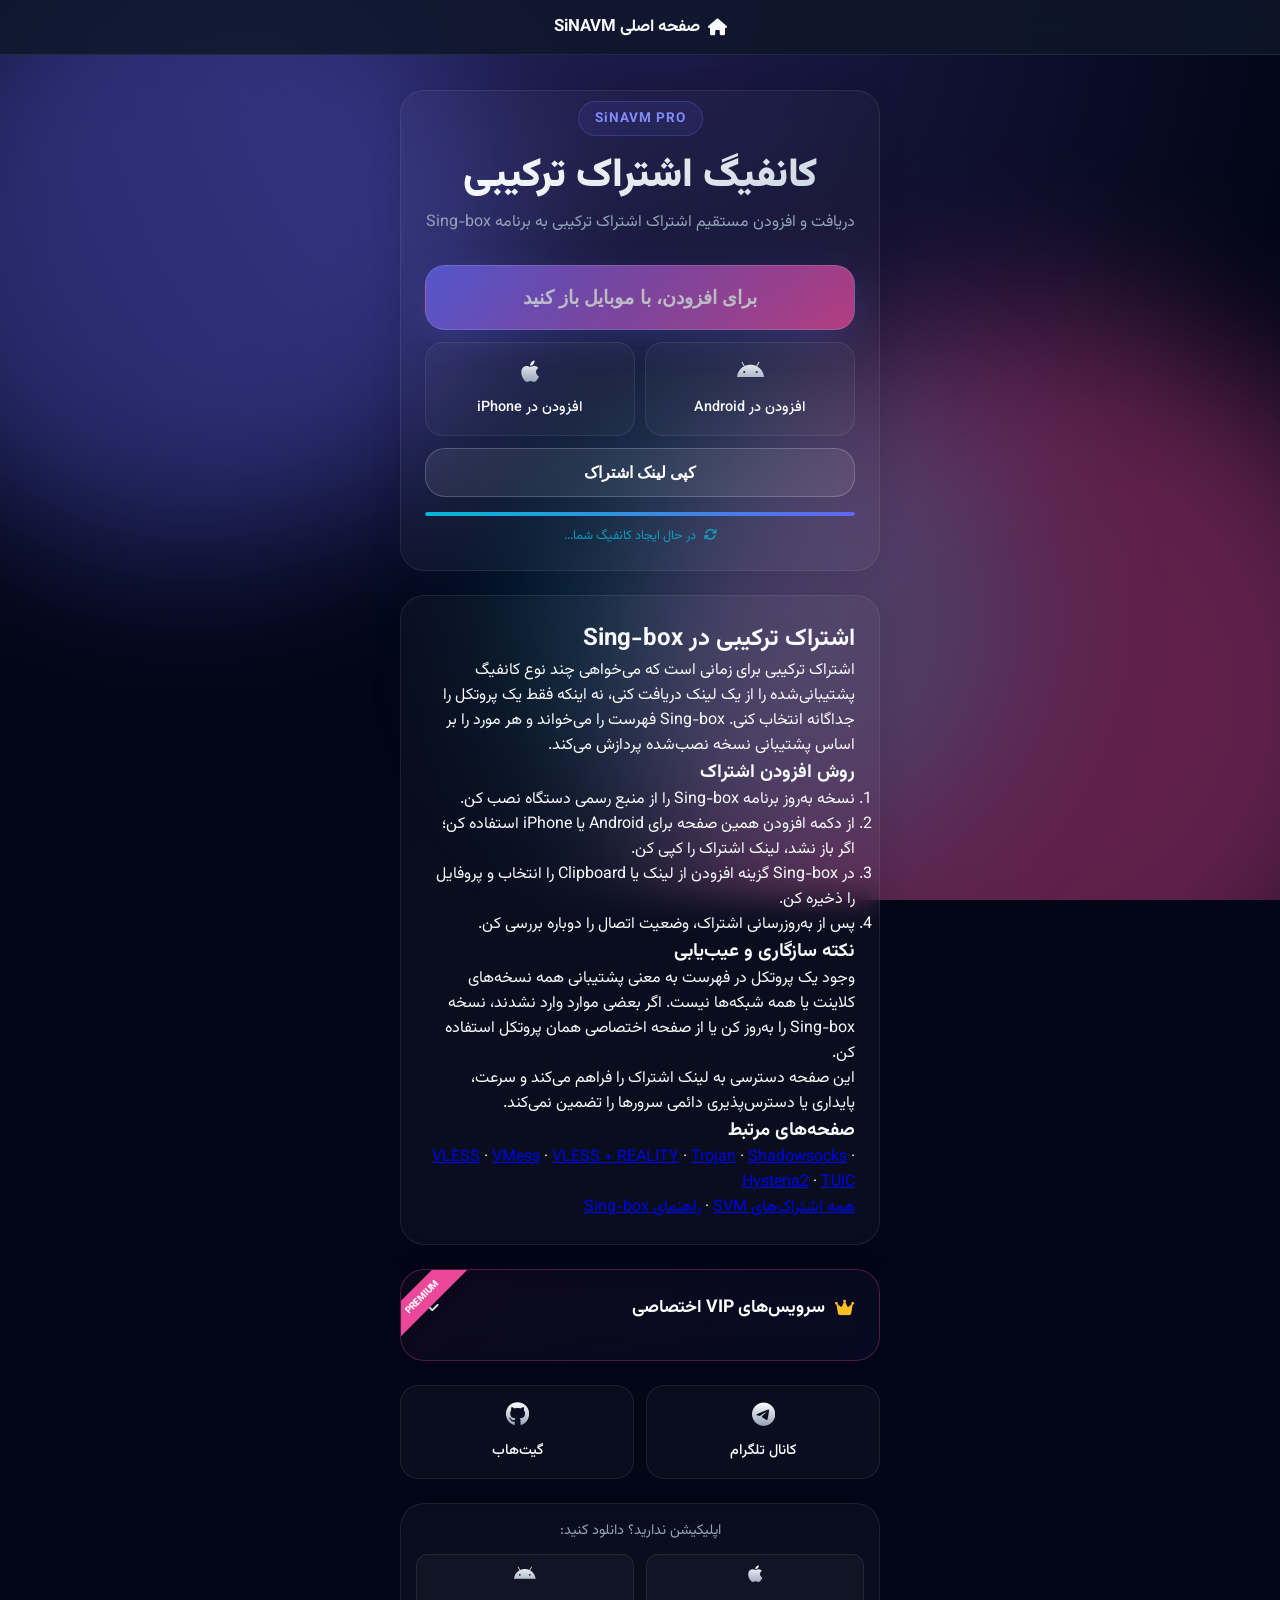
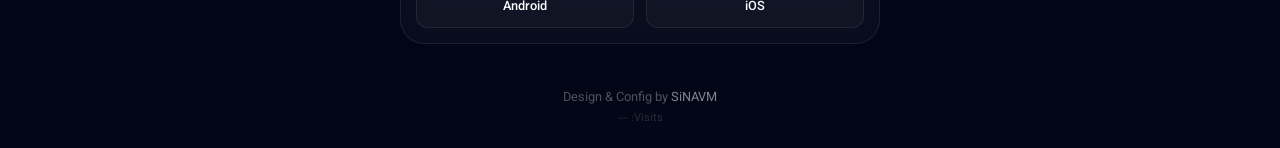
<file: singbox/mix.html>
<!DOCTYPE html>
<html lang="fa" dir="rtl">
<head>
    <meta charset="UTF-8">
    <meta name="viewport" content="width=device-width, initial-scale=1.0, maximum-scale=1.0, user-scalable=no">
    <meta name="description" content="دریافت اشتراک ترکیبی Sing-box از SVM؛ مجموعه‌ای از پروتکل‌های سازگار، افزودن در Android و iPhone و راهنمای انتخاب کانفیگ.">
    <meta name="theme-color" content="#0f172a">
    <meta name="author" content="SiNAVM">
    <meta name="robots" content="index, follow, max-snippet:-1, max-image-preview:large, max-video-preview:-1">
    <link rel="icon" type="image/svg+xml" href="https://sinavm.github.io/sinavm/logo/sinavm_favicon.svg">
    <link rel="apple-touch-icon" href="https://sinavm.github.io/sinavm/logo/sinavm_logo.jpg">
    <link rel="canonical" href="https://sinavm.github.io/SVM/singbox/mix.html">

    <title>اشتراک ترکیبی Sing-box رایگان | کانفیگ SVM</title>

    <meta property="og:type" content="website">
    <meta property="og:url" content="https://sinavm.github.io/SVM/singbox/mix.html">
    <meta property="og:title" content="اشتراک ترکیبی Sing-box رایگان | کانفیگ SVM">
    <meta property="og:description" content="دریافت اشتراک ترکیبی Sing-box از SVM؛ مجموعه‌ای از پروتکل‌های سازگار، افزودن در Android و iPhone و راهنمای انتخاب کانفیگ.">
    <meta property="og:site_name" content="SiNAVM">
    <meta property="og:image" content="https://sinavm.github.io/sinavm/logo/sinavm_logo.jpg">
    <meta property="og:image:alt" content="لوگوی SiNAVM">

    <meta name="twitter:card" content="summary_large_image">
    <meta name="twitter:title" content="اشتراک ترکیبی Sing-box رایگان | کانفیگ SVM">
    <meta name="twitter:description" content="دریافت اشتراک ترکیبی Sing-box از SVM؛ مجموعه‌ای از پروتکل‌های سازگار، افزودن در Android و iPhone و راهنمای انتخاب کانفیگ.">

    <script type="application/ld+json">
    {
      "@context": "https://schema.org",
      "@graph": [
        {
          "@type": "Organization",
          "name": "SiNAVM",
          "url": "https://sinavm.github.io/SVM/singbox/mix.html",
          "description": "ارائه‌دهنده کانفیگ‌های رایگان و اختصاصی Sing-box و V2Ray برای اتصال امن، سریع و بدون قطعی به اینترنت آزاد",
          "sameAs": [
            "https://t.me/sinavm",
            "https://github.com/sinavm",
            "https://t.me/sinvt"
          ],
          "contactPoint": {
            "@type": "ContactPoint",
            "contactType": "customer service",
            "availableLanguage": ["Persian", "Farsi"]
          }
        },
        {
          "@type": "WebSite",
          "url": "https://sinavm.github.io/SVM/singbox/mix.html",
          "name": "SiNAVM | اتصال هوشمند",
          "description": "دانلود کانفیگ رایگان Sing-box و V2Ray - وی پی ان پرسرعت و ایمن",
          "potentialAction": {
            "@type": "SearchAction",
            "target": "https://sinavm.github.io/SVM/singbox/mix.html?q={search_term_string}",
            "query-input": "required name=search_term_string"
          }
        },
        {
          "@type": "Service",
          "name": "کانفیگ‌های Sing-box و V2Ray SiNAVM",
          "description": "کانفیگ‌های رایگان و VIP برای دسترسی به اینترنت بدون سانسور با کلاینت Sing-box و V2Ray",
          "provider": {
            "@type": "Organization",
            "name": "SiNAVM"
          },
          "areaServed": {
            "@type": "Country",
            "name": "Iran"
          },
          "offers": {
            "@type": "Offer",
            "price": "0",
            "priceCurrency": "IRR",
            "description": "کانفیگ رایگان + پلن‌های VIP اختصاصی با پینگ پایین و IP ثابت"
          }
        }
      ]
    }
    </script>

    <link href="https://fonts.googleapis.com/css2?family=Vazirmatn:wght@300;500;700;900&display=swap" rel="stylesheet">
    <link rel="stylesheet" href="https://cdnjs.cloudflare.com/ajax/libs/font-awesome/6.4.0/css/all.min.css">

    <style>
        :root {
            --bg-deep: #020617;
            --primary: #6366f1;
            --accent: #ec4899;
            --cyan: #06b6d4;
            --glass: rgba(255, 255, 255, 0.03);
            --glass-border: rgba(255, 255, 255, 0.08);
            --text-main: #f8fafc;
            --text-muted: #94a3b8;
            --shadow-glow: 0 0 50px rgba(99, 102, 241, 0.15);
        }

        * { margin: 0; padding: 0; box-sizing: border-box; -webkit-tap-highlight-color: transparent; }

        body {
            font-family: 'Vazirmatn', sans-serif;
            background-color: var(--bg-deep);
            color: var(--text-main);
            min-height: 100vh;
            overflow-x: hidden;
            padding-top: 70px;
            display: flex;
            flex-direction: column;
            align-items: center;
            position: relative;
        }

        .top-bar {
            position: fixed;
            top: 0;
            left: 0;
            width: 100%;
            height: 55px;
            background: rgba(15, 23, 42, 0.85);
            backdrop-filter: blur(12px);
            -webkit-backdrop-filter: blur(12px);
            border-bottom: 1px solid var(--glass-border);
            display: flex;
            justify-content: center;
            align-items: center;
            z-index: 1000;
        }
        .home-link {
            color: var(--text-main);
            text-decoration: none;
            font-weight: 700;
            font-size: 1.05rem;
            display: flex;
            align-items: center;
            gap: 8px;
            transition: color 0.3s;
        }
        .home-link:hover {
            color: var(--accent);
        }

        .aurora-bg {
            position: fixed;
            top: 0; left: 0; width: 100%; height: 100%;
            z-index: -1;
            overflow: hidden;
            background: radial-gradient(circle at 50% 0%, #1e1b4b 0%, var(--bg-deep) 60%);
        }
        .orb {
            position: absolute;
            border-radius: 50%;
            filter: blur(80px);
            opacity: 0.4;
            animation: floatOrb 20s infinite ease-in-out;
        }
        .orb-1 { top: -10%; left: -10%; width: 50vw; height: 50vw; background: var(--primary); animation-delay: 0s; }
        .orb-2 { bottom: -20%; right: -10%; width: 60vw; height: 60vw; background: var(--accent); animation-delay: -5s; }
        .orb-3 { top: 40%; left: 40%; width: 40vw; height: 40vw; background: var(--cyan); opacity: 0.2; animation-delay: -10s; }

        @keyframes floatOrb {
            0%, 100% { transform: translate(0, 0) scale(1); }
            33% { transform: translate(30px, -50px) scale(1.1); }
            66% { transform: translate(-20px, 20px) scale(0.95); }
        }

        .container {
            width: 90%;
            max-width: 480px;
            z-index: 10;
            padding: 20px 0;
            display: flex;
            flex-direction: column;
            gap: 24px;
        }

        .card {
            background: var(--glass);
            backdrop-filter: blur(16px);
            -webkit-backdrop-filter: blur(16px);
            border: 1px solid var(--glass-border);
            border-radius: 24px;
            padding: 24px;
            box-shadow: 0 4px 30px rgba(0, 0, 0, 0.1);
            transition: transform 0.3s ease, box-shadow 0.3s ease;
        }
        .card:hover { transform: translateY(-3px); box-shadow: var(--shadow-glow); border-color: rgba(255,255,255,0.15); }

        .hero { text-align: center; padding-top: 10px; }
        .brand-badge {
            display: inline-block;
            padding: 6px 16px;
            background: rgba(99, 102, 241, 0.1);
            border: 1px solid rgba(99, 102, 241, 0.3);
            border-radius: 50px;
            color: #818cf8;
            font-size: 0.85rem;
            font-weight: 700;
            margin-bottom: 16px;
            letter-spacing: 1px;
        }
        .hero h1 {
            font-size: 2.5rem;
            font-weight: 900;
            line-height: 1.2;
            background: linear-gradient(135deg, #fff 0%, #cbd5e1 100%);
            -webkit-background-clip: text;
            -webkit-text-fill-color: transparent;
            margin-bottom: 10px;
        }
        .hero p { color: var(--text-muted); font-size: 1rem; margin-bottom: 30px; }

        .action-btn-wrapper { position: relative; margin: 0 auto; width: 100%; }
        .action-btn {
            display: flex;
            align-items: center;
            justify-content: center;
            width: 100%;
            padding: 20px;
            font-size: 1.2rem;
            font-weight: 700;
            color: white;
            text-decoration: none;
            background: linear-gradient(135deg, var(--primary), var(--accent));
            border-radius: 20px;
            position: relative;
            overflow: hidden;
            transition: all 0.4s cubic-bezier(0.4, 0, 0.2, 1);
            box-shadow: 0 10px 40px -10px rgba(99, 102, 241, 0.5);
            border: 1px solid rgba(255,255,255,0.2);
        }
        .action-btn i { margin-left: 10px; font-size: 1.4rem; }
        .action-btn::before {
            content: ''; position: absolute; top: 0; left: -100%; width: 100%; height: 100%;
            background: linear-gradient(90deg, transparent, rgba(255,255,255,0.3), transparent);
            transition: left 0.6s;
        }
        .action-btn:hover { transform: scale(1.02); box-shadow: 0 20px 50px -10px rgba(236, 72, 153, 0.5); }
        .action-btn:hover::before { left: 100%; }

        .loader-container {
            margin-top: 15px;
            height: 4px;
            background: rgba(255,255,255,0.05);
            border-radius: 4px;
            overflow: hidden;
            position: relative;
        }
        .loader-bar {
            height: 100%;
            width: 0%;
            background: linear-gradient(90deg, var(--cyan), var(--primary));
            animation: loadProgress 3s ease-out forwards;
            border-radius: 4px;
        }
        @keyframes loadProgress { 0% { width: 0; } 100% { width: 100%; } }

        .vip-card {
            border: 1px solid rgba(236, 72, 153, 0.3);
            background: linear-gradient(145deg, rgba(236, 72, 153, 0.05), rgba(99, 102, 241, 0.05));
            position: relative;
            overflow: hidden;
        }
        .vip-card::after {
            content: 'PREMIUM';
            position: absolute;
            top: 15px; left: -30px;
            background: var(--accent);
            color: white;
            font-size: 0.6rem;
            font-weight: 800;
            padding: 5px 30px;
            transform: rotate(-45deg);
            box-shadow: 0 2px 10px rgba(0,0,0,0.2);
        }
        .vip-header { display: flex; align-items: center; justify-content: space-between; margin-bottom: 15px; cursor: pointer; }
        .vip-title { font-size: 1.1rem; font-weight: 700; color: #fdfdfd; display: flex; align-items: center; gap: 10px; }
        .vip-title i { color: #fbbf24; }
        
        .vip-content { 
            max-height: 0; overflow: hidden; transition: max-height 0.5s ease; 
            color: var(--text-muted); font-size: 0.9rem; line-height: 1.6;
        }
        .vip-content.show { max-height: 200px; padding-top: 10px; border-top: 1px dashed rgba(255,255,255,0.1); }
        .vip-tag { 
            display: inline-block; background: rgba(255,255,255,0.05); 
            padding: 4px 10px; border-radius: 8px; margin: 2px; font-size: 0.8rem; color: var(--cyan);
        }

        .grid-links { display: grid; grid-template-columns: 1fr 1fr; gap: 12px; }
        .mini-card {
            background: var(--glass);
            border: 1px solid var(--glass-border);
            border-radius: 18px;
            padding: 16px;
            text-align: center;
            text-decoration: none;
            color: var(--text-main);
            transition: all 0.3s;
            display: flex;
            flex-direction: column;
            align-items: center;
            justify-content: center;
            gap: 8px;
        }
        .mini-card:hover { background: rgba(255,255,255,0.08); transform: translateY(-2px); }
        .mini-card i { font-size: 1.5rem; margin-bottom: 5px; background: linear-gradient(to bottom, #fff, #94a3b8); -webkit-background-clip: text; -webkit-text-fill-color: transparent; }
        .mini-card span { font-size: 0.9rem; font-weight: 500; }

        .footer { text-align: center; margin-top: 20px; font-size: 0.8rem; color: rgba(255,255,255,0.3); }
        .footer a { color: rgba(255,255,255,0.5); text-decoration: none; transition: 0.3s; }
        .footer a:hover { color: var(--primary); }

        .toast {
            position: fixed; bottom: 30px; left: 50%; transform: translateX(-50%) translateY(100px);
            background: rgba(15, 23, 42, 0.9); border: 1px solid var(--primary);
            color: white; padding: 12px 24px; border-radius: 50px;
            box-shadow: 0 10px 40px rgba(0,0,0,0.5);
            font-size: 0.9rem; z-index: 100; opacity: 0; transition: all 0.5s cubic-bezier(0.175, 0.885, 0.32, 1.275);
            display: flex; align-items: center; gap: 10px;
        }
        .toast.show { transform: translateX(-50%) translateY(0); opacity: 1; }
        .toast i { color: #4ade80; }
    </style>
<meta name="twitter:image" content="https://sinavm.github.io/sinavm/logo/sinavm_logo.jpg">
</head>
<body>

    <div class="top-bar">
        <a href="https://sinavm.github.io/SVM/" class="home-link">
            <i class="fas fa-home"></i>
            <span>صفحه اصلی SiNAVM</span>
        </a>
    </div>

    <div class="aurora-bg">
        <div class="orb orb-1"></div>
        <div class="orb orb-2"></div>
        <div class="orb orb-3"></div>
    </div>

    <div class="container">

        <div class="card hero">
            <span class="brand-badge">SiNAVM PRO</span>
            <h1>کانفیگ اشتراک ترکیبی</h1>
            <p>دریافت و افزودن مستقیم اشتراک اشتراک ترکیبی به برنامه Sing-box</p>
            
            <div class="action-btn-wrapper">
                <button class="action-btn" id="mainBtn" type="button">
                    <i class="fas fa-bolt"></i>
                    افزودن اشتراک ترکیبی به Sing-box  
                </button>
            </div>

            <div style="display:grid;grid-template-columns:1fr 1fr;gap:10px;margin-top:12px;">
                <a class="mini-card" id="androidImport" href="#" style="justify-content:center;cursor:pointer;"><i class="fab fa-android"></i><span>افزودن در Android</span></a>
                <a class="mini-card" id="iosImport" href="#" style="justify-content:center;cursor:pointer;"><i class="fab fa-apple"></i><span>افزودن در iPhone</span></a>
            </div>
            <button class="action-btn" id="copyConfig" type="button" style="margin-top:12px;background:rgba(255,255,255,.08);box-shadow:none;font-size:1rem;padding:14px;">کپی لینک اشتراک</button>
            <div class="loader-container">
                <div class="loader-bar"></div>
            </div>
            <div style="margin-top: 10px; font-size: 0.8rem; color: var(--cyan); opacity: 0.8;">
                <i class="fas fa-sync fa-spin" style="margin-left:5px;"></i> در حال ایجاد کانفیگ شما...
            </div>
        </div>

        <section class="card protocol-guide" aria-labelledby="protocol-guide">
            <h2 id="protocol-guide">اشتراک ترکیبی در Sing-box</h2>
            <p>اشتراک ترکیبی برای زمانی است که می‌خواهی چند نوع کانفیگ پشتیبانی‌شده را از یک لینک دریافت کنی، نه اینکه فقط یک پروتکل را جداگانه انتخاب کنی. Sing-box فهرست را می‌خواند و هر مورد را بر اساس پشتیبانی نسخه نصب‌شده پردازش می‌کند.</p>
            <h3>روش افزودن اشتراک</h3>
            <ol>
                <li>نسخه به‌روز برنامه Sing-box را از منبع رسمی دستگاه نصب کن.</li>
                <li>از دکمه افزودن همین صفحه برای Android یا iPhone استفاده کن؛ اگر باز نشد، لینک اشتراک را کپی کن.</li>
                <li>در Sing-box گزینه افزودن از لینک یا Clipboard را انتخاب و پروفایل را ذخیره کن.</li>
                <li>پس از به‌روزرسانی اشتراک، وضعیت اتصال را دوباره بررسی کن.</li>
            </ol>
            <h3>نکته سازگاری و عیب‌یابی</h3>
            <p>وجود یک پروتکل در فهرست به معنی پشتیبانی همه نسخه‌های کلاینت یا همه شبکه‌ها نیست. اگر بعضی موارد وارد نشدند، نسخه Sing-box را به‌روز کن یا از صفحه اختصاصی همان پروتکل استفاده کن.</p>
            <p>این صفحه دسترسی به لینک اشتراک را فراهم می‌کند و سرعت، پایداری یا دسترس‌پذیری دائمی سرورها را تضمین نمی‌کند.</p>
        <nav class="protocol-related" aria-label="سایر اشتراک‌های Sing-box"><h3>صفحه‌های مرتبط</h3><p><a href="https://sinavm.github.io/SVM/singbox/vless.html">VLESS</a> · <a href="https://sinavm.github.io/SVM/singbox/vmess.html">VMess</a> · <a href="https://sinavm.github.io/SVM/singbox/reality.html">VLESS + REALITY</a> · <a href="https://sinavm.github.io/SVM/singbox/trojan.html">Trojan</a> · <a href="https://sinavm.github.io/SVM/singbox/ss.html">Shadowsocks</a> · <a href="https://sinavm.github.io/SVM/singbox/hy2.html">Hysteria2</a> · <a href="https://sinavm.github.io/SVM/singbox/tuic.html">TUIC</a></p><p><a href="https://sinavm.github.io/SVM/">همه اشتراک‌های SVM</a> · <a href="https://sinavm.github.io/sing-box/">راهنمای Sing-box</a></p></nav>
        </section>
        <div class="card vip-card">
            <div class="vip-header" onclick="toggleVip()">
                <div class="vip-title">
                    <i class="fas fa-crown"></i>
                    سرویس‌های VIP اختصاصی
                </div>
                <i class="fas fa-chevron-down" id="vipIcon" style="transition: 0.3s; font-size: 0.9rem;"></i>
            </div>
            <div class="vip-content" id="vipContent">
                <p>با خرید اشتراک VIP به سرورهای اختصاصی و پرسرعت دسترسی پیدا کنید:</p>
                <div style="margin: 10px 0;">
                    <span class="vip-tag">پینگ پایین</span>
                    <span class="vip-tag">IP ثابت</span>
                    <span class="vip-tag">بدون قطعی</span>
                    <span class="vip-tag">پشتیبانی ۲۴/۷</span>
                </div>
                <a href="https://t.me/sinavmbot" target="_blank" style="display: block; margin-top: 15px; color: var(--accent); text-decoration: none; font-weight: 700; font-size: 0.9rem;">
                    مشاهده پلن‌ها و خرید <i class="fas fa-arrow-left" style="margin-right: 5px;"></i>
                </a>
            </div>
        </div>

        <div class="grid-links">
            <a href="https://t.me/sinavm" target="_blank" class="mini-card">
                <i class="fab fa-telegram-plane"></i>
                <span>کانال تلگرام</span>
            </a>
            <a href="https://github.com/sinavm" target="_blank" class="mini-card">
                <i class="fab fa-github"></i>
                <span>گیت‌هاب</span>
            </a>
        </div>

        <div class="card" style="padding: 15px;">
            <div style="font-size: 0.9rem; margin-bottom: 12px; text-align: center; color: var(--text-muted);">اپلیکیشن ندارید؟ دانلود کنید:</div>
            <div class="grid-links">
                <a href="https://apps.apple.com/app/id6785326793" class="mini-card" style="border-radius: 12px; padding: 10px;">
                    <i class="fab fa-apple" style="font-size: 1.2rem;"></i>
                    <span style="font-size: 0.8rem;">iOS</span>
                </a>
                <a href="https://play.google.com/store/apps/details?id=io.nekohasekai.sfa" class="mini-card" style="border-radius: 12px; padding: 10px;">
                    <i class="fab fa-android" style="font-size: 1.2rem; color: #3ddc84;"></i>
                    <span style="font-size: 0.8rem;">Android</span>
                </a>
            </div>
        </div>

        <div class="footer">
            Design & Config by <a href="https://t.me/sinavm">SiNAVM</a>
            <br>
            <span id="visit-count" style="opacity: 0.5; font-size: 0.7rem;">Visits: Loading...</span>
        </div>
    </div>

    <div class="toast" id="toast">
        <i class="fas fa-check-circle"></i>
        <span>لینک کپی شد!</span>
    </div>

    <script>

        const device = (() => {
            const ua = navigator.userAgent || '';
            if (/Android/i.test(ua)) return 'android';
            const isIOS = /iPad|iPhone|iPod/.test(ua) || 
                         (/Macintosh/i.test(ua) && (navigator.maxTouchPoints || 0) > 1);
            return isIOS ? 'ios' : 'desktop';
        })();


        const configUrl = 'https://raw.githubusercontent.com/sinavm/SVM/main/subscriptions/singbox/mix.json';
        const configLinks = { android: configUrl, ios: configUrl };

        function getDeepLink() {
            const baseUrl = configLinks[device] || configLinks.ios;
            return `sing-box://import-remote-profile?url=${encodeURIComponent(baseUrl)}#SVM%20MIX`;
        }

        function openConfigLink() {
            const link = getDeepLink();
            const iframe = document.createElement('iframe');
            iframe.style.cssText = 'display:none;width:0;height:0;border:0;';
            iframe.src = link;
            document.body.appendChild(iframe);
            setTimeout(() => {
                if (iframe && iframe.parentNode) iframe.parentNode.removeChild(iframe);
            }, 2000);
        }

        let autoCancelled = false;


        const androidImport = document.getElementById('androidImport');
        const iosImport = document.getElementById('iosImport');
        if (androidImport) androidImport.href = getDeepLink();
        if (iosImport) iosImport.href = getDeepLink();
        const copyConfig = document.getElementById('copyConfig');
        if (copyConfig) copyConfig.addEventListener('click', async () => {
            try {
                await navigator.clipboard.writeText(configUrl);
                const label = copyConfig.textContent;
                copyConfig.textContent = 'لینک کپی شد';
                setTimeout(() => copyConfig.textContent = label, 1800);
            } catch (error) {
                const field = document.createElement('textarea');
                field.value = configUrl;
                document.body.appendChild(field);
                field.select();
                document.execCommand('copy');
                field.remove();
                copyConfig.textContent = 'لینک کپی شد';
            }
        });

        const mainBtn = document.getElementById('mainBtn');
        if (mainBtn) {
            mainBtn.addEventListener('click', (e) => {
                e.preventDefault();
                autoCancelled = true;
                openConfigLink();
            });

            if (device === 'desktop') {
                mainBtn.textContent = 'برای افزودن، با موبایل باز کنید';
                mainBtn.style.opacity = "0.7";
            }
        }

        setTimeout(() => {
            if (!autoCancelled && device !== 'desktop' && document.visibilityState === 'visible') {
                autoCancelled = true;
                openConfigLink();
            }
        }, 2500);


        function toggleVip() {
            const content = document.getElementById('vipContent');
            const icon = document.getElementById('vipIcon');
            if (!content || !icon) return;
            content.classList.toggle('show');
            icon.style.transform = content.classList.contains('show') ? 'rotate(180deg)' : 'rotate(0deg)';
        }

        const visitEl = document.getElementById('visit-count');
        if (visitEl) {
            fetch('https://page-views.count1.workers.dev')
                .then(r => r.text())
                .then(d => visitEl.innerText = 'Visits: ' + d)
                .catch(() => visitEl.innerText = 'Visits: --');
        }

        document.addEventListener('contextmenu', event => event.preventDefault());
    </script>
</body>
</html>
</file>
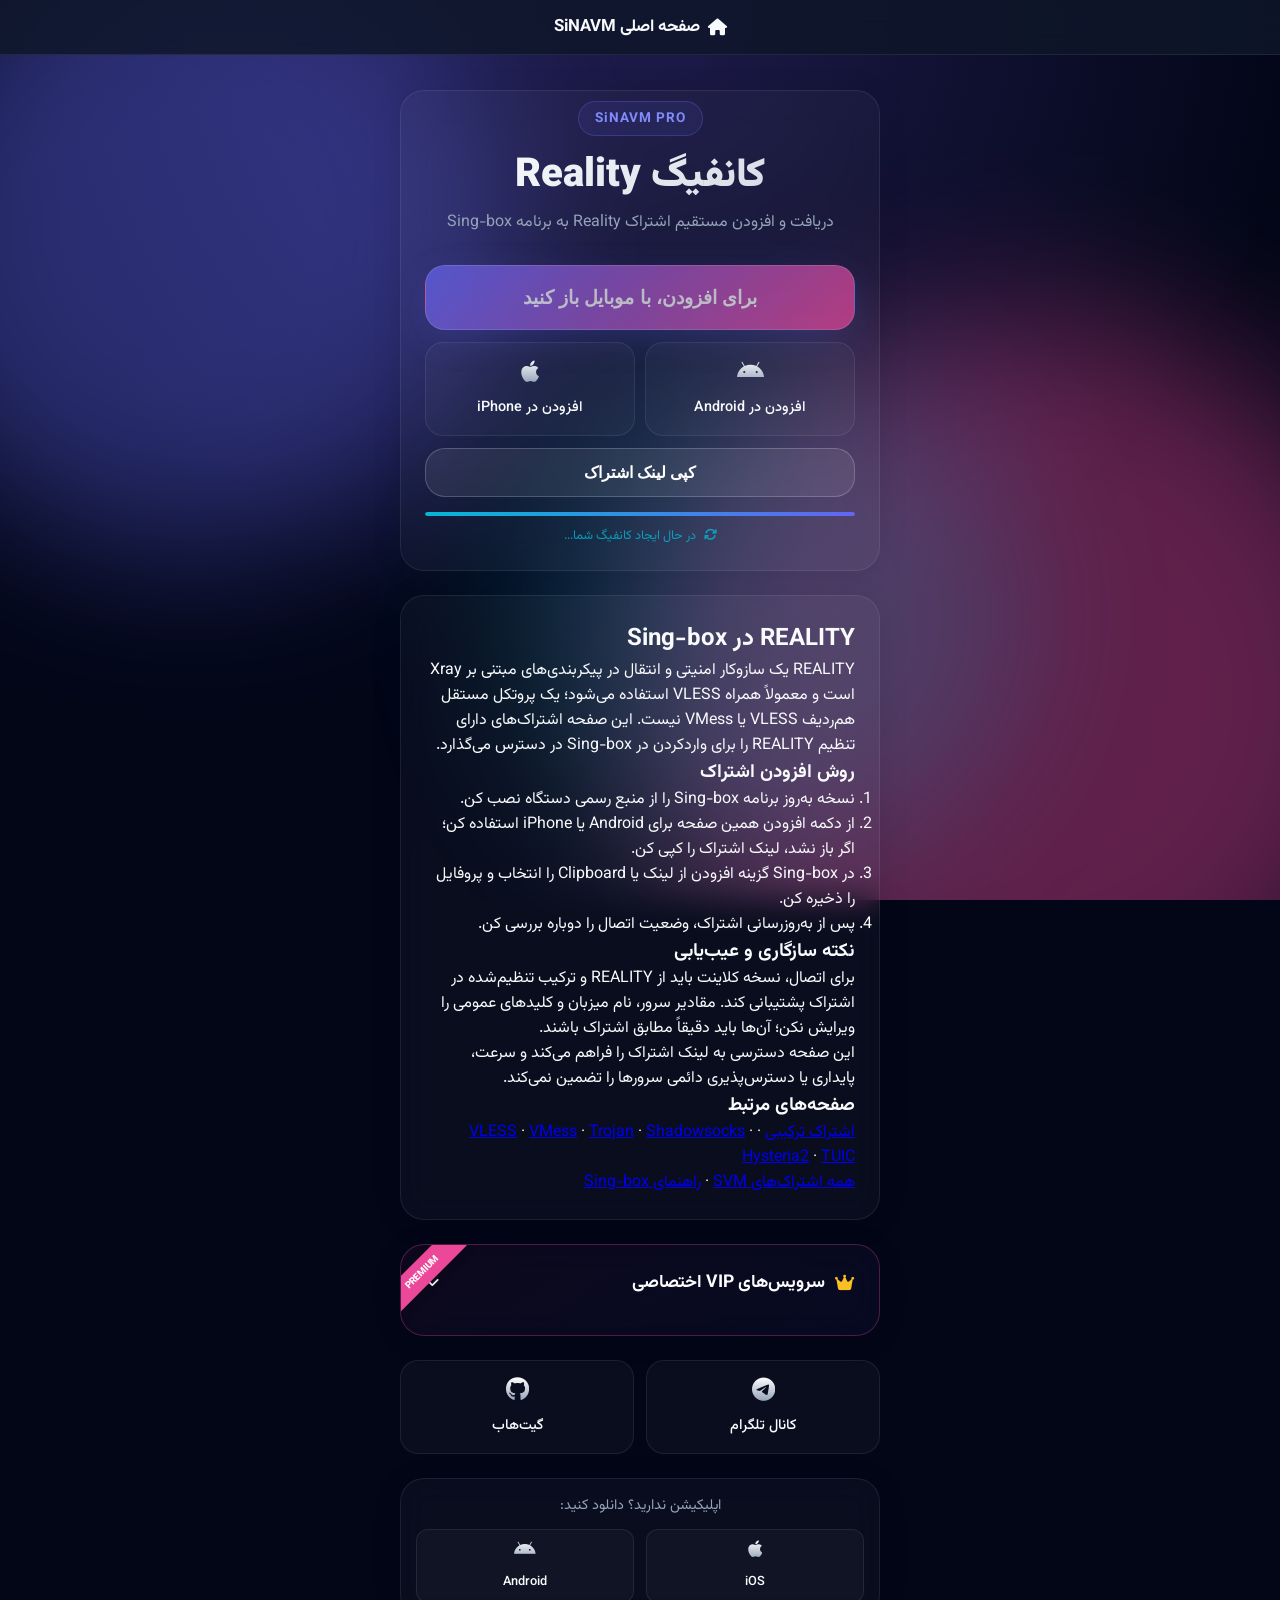
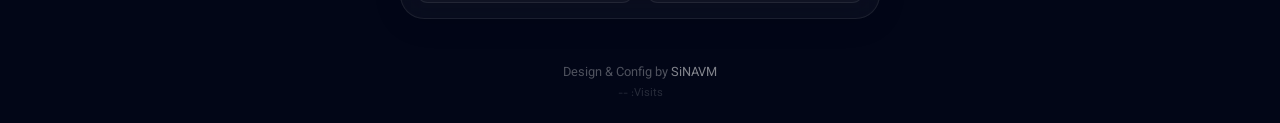
<file: singbox/reality.html>
<!DOCTYPE html>
<html lang="fa" dir="rtl">
<head>
    <meta charset="UTF-8">
    <meta name="viewport" content="width=device-width, initial-scale=1.0, maximum-scale=1.0, user-scalable=no">
    <meta name="description" content="دریافت اشتراک VLESS با REALITY برای Sing-box؛ افزودن در Android و iPhone، کپی لینک و راهنمای سازگاری تنظیمات امنیتی.">
    <meta name="theme-color" content="#0f172a">
    <meta name="author" content="SiNAVM">
    <meta name="robots" content="index, follow, max-snippet:-1, max-image-preview:large, max-video-preview:-1">
    <link rel="icon" type="image/svg+xml" href="https://sinavm.github.io/sinavm/logo/sinavm_favicon.svg">
    <link rel="apple-touch-icon" href="https://sinavm.github.io/sinavm/logo/sinavm_logo.jpg">
    <link rel="canonical" href="https://sinavm.github.io/SVM/singbox/reality.html">

    <title>کانفیگ VLESS REALITY برای Sing-box | SVM</title>

    <meta property="og:type" content="website">
    <meta property="og:url" content="https://sinavm.github.io/SVM/singbox/reality.html">
    <meta property="og:title" content="کانفیگ VLESS REALITY برای Sing-box | SVM">
    <meta property="og:description" content="دریافت اشتراک VLESS با REALITY برای Sing-box؛ افزودن در Android و iPhone، کپی لینک و راهنمای سازگاری تنظیمات امنیتی.">
    <meta property="og:site_name" content="SiNAVM">
    <meta property="og:image" content="https://sinavm.github.io/sinavm/logo/sinavm_logo.jpg">
    <meta property="og:image:alt" content="لوگوی SiNAVM">

    <meta name="twitter:card" content="summary_large_image">
    <meta name="twitter:title" content="کانفیگ VLESS REALITY برای Sing-box | SVM">
    <meta name="twitter:description" content="دریافت اشتراک VLESS با REALITY برای Sing-box؛ افزودن در Android و iPhone، کپی لینک و راهنمای سازگاری تنظیمات امنیتی.">

    <script type="application/ld+json">
    {
      "@context": "https://schema.org",
      "@graph": [
        {
          "@type": "Organization",
          "name": "SiNAVM",
          "url": "https://sinavm.github.io/SVM/singbox/reality.html",
          "description": "ارائه‌دهنده کانفیگ‌های رایگان و اختصاصی Sing-box و V2Ray برای اتصال امن، سریع و بدون قطعی به اینترنت آزاد",
          "sameAs": [
            "https://t.me/sinavm",
            "https://github.com/sinavm",
            "https://t.me/sinvt"
          ],
          "contactPoint": {
            "@type": "ContactPoint",
            "contactType": "customer service",
            "availableLanguage": ["Persian", "Farsi"]
          }
        },
        {
          "@type": "WebSite",
          "url": "https://sinavm.github.io/SVM/singbox/reality.html",
          "name": "SiNAVM | اتصال هوشمند",
          "description": "دانلود کانفیگ رایگان Sing-box و V2Ray - وی پی ان پرسرعت و ایمن",
          "potentialAction": {
            "@type": "SearchAction",
            "target": "https://sinavm.github.io/SVM/singbox/reality.html?q={search_term_string}",
            "query-input": "required name=search_term_string"
          }
        },
        {
          "@type": "Service",
          "name": "کانفیگ‌های Sing-box و V2Ray SiNAVM",
          "description": "کانفیگ‌های رایگان و VIP برای دسترسی به اینترنت بدون سانسور با کلاینت Sing-box و V2Ray",
          "provider": {
            "@type": "Organization",
            "name": "SiNAVM"
          },
          "areaServed": {
            "@type": "Country",
            "name": "Iran"
          },
          "offers": {
            "@type": "Offer",
            "price": "0",
            "priceCurrency": "IRR",
            "description": "کانفیگ رایگان + پلن‌های VIP اختصاصی با پینگ پایین و IP ثابت"
          }
        }
      ]
    }
    </script>

    <link href="https://fonts.googleapis.com/css2?family=Vazirmatn:wght@300;500;700;900&display=swap" rel="stylesheet">
    <link rel="stylesheet" href="https://cdnjs.cloudflare.com/ajax/libs/font-awesome/6.4.0/css/all.min.css">

    <style>
        :root {
            --bg-deep: #020617;
            --primary: #6366f1;
            --accent: #ec4899;
            --cyan: #06b6d4;
            --glass: rgba(255, 255, 255, 0.03);
            --glass-border: rgba(255, 255, 255, 0.08);
            --text-main: #f8fafc;
            --text-muted: #94a3b8;
            --shadow-glow: 0 0 50px rgba(99, 102, 241, 0.15);
        }

        * { margin: 0; padding: 0; box-sizing: border-box; -webkit-tap-highlight-color: transparent; }

        body {
            font-family: 'Vazirmatn', sans-serif;
            background-color: var(--bg-deep);
            color: var(--text-main);
            min-height: 100vh;
            overflow-x: hidden;
            padding-top: 70px;
            display: flex;
            flex-direction: column;
            align-items: center;
            position: relative;
        }

        .top-bar {
            position: fixed;
            top: 0;
            left: 0;
            width: 100%;
            height: 55px;
            background: rgba(15, 23, 42, 0.85);
            backdrop-filter: blur(12px);
            -webkit-backdrop-filter: blur(12px);
            border-bottom: 1px solid var(--glass-border);
            display: flex;
            justify-content: center;
            align-items: center;
            z-index: 1000;
        }
        .home-link {
            color: var(--text-main);
            text-decoration: none;
            font-weight: 700;
            font-size: 1.05rem;
            display: flex;
            align-items: center;
            gap: 8px;
            transition: color 0.3s;
        }
        .home-link:hover {
            color: var(--accent);
        }

        .aurora-bg {
            position: fixed;
            top: 0; left: 0; width: 100%; height: 100%;
            z-index: -1;
            overflow: hidden;
            background: radial-gradient(circle at 50% 0%, #1e1b4b 0%, var(--bg-deep) 60%);
        }
        .orb {
            position: absolute;
            border-radius: 50%;
            filter: blur(80px);
            opacity: 0.4;
            animation: floatOrb 20s infinite ease-in-out;
        }
        .orb-1 { top: -10%; left: -10%; width: 50vw; height: 50vw; background: var(--primary); animation-delay: 0s; }
        .orb-2 { bottom: -20%; right: -10%; width: 60vw; height: 60vw; background: var(--accent); animation-delay: -5s; }
        .orb-3 { top: 40%; left: 40%; width: 40vw; height: 40vw; background: var(--cyan); opacity: 0.2; animation-delay: -10s; }

        @keyframes floatOrb {
            0%, 100% { transform: translate(0, 0) scale(1); }
            33% { transform: translate(30px, -50px) scale(1.1); }
            66% { transform: translate(-20px, 20px) scale(0.95); }
        }

        .container {
            width: 90%;
            max-width: 480px;
            z-index: 10;
            padding: 20px 0;
            display: flex;
            flex-direction: column;
            gap: 24px;
        }

        .card {
            background: var(--glass);
            backdrop-filter: blur(16px);
            -webkit-backdrop-filter: blur(16px);
            border: 1px solid var(--glass-border);
            border-radius: 24px;
            padding: 24px;
            box-shadow: 0 4px 30px rgba(0, 0, 0, 0.1);
            transition: transform 0.3s ease, box-shadow 0.3s ease;
        }
        .card:hover { transform: translateY(-3px); box-shadow: var(--shadow-glow); border-color: rgba(255,255,255,0.15); }

        .hero { text-align: center; padding-top: 10px; }
        .brand-badge {
            display: inline-block;
            padding: 6px 16px;
            background: rgba(99, 102, 241, 0.1);
            border: 1px solid rgba(99, 102, 241, 0.3);
            border-radius: 50px;
            color: #818cf8;
            font-size: 0.85rem;
            font-weight: 700;
            margin-bottom: 16px;
            letter-spacing: 1px;
        }
        .hero h1 {
            font-size: 2.5rem;
            font-weight: 900;
            line-height: 1.2;
            background: linear-gradient(135deg, #fff 0%, #cbd5e1 100%);
            -webkit-background-clip: text;
            -webkit-text-fill-color: transparent;
            margin-bottom: 10px;
        }
        .hero p { color: var(--text-muted); font-size: 1rem; margin-bottom: 30px; }

        .action-btn-wrapper { position: relative; margin: 0 auto; width: 100%; }
        .action-btn {
            display: flex;
            align-items: center;
            justify-content: center;
            width: 100%;
            padding: 20px;
            font-size: 1.2rem;
            font-weight: 700;
            color: white;
            text-decoration: none;
            background: linear-gradient(135deg, var(--primary), var(--accent));
            border-radius: 20px;
            position: relative;
            overflow: hidden;
            transition: all 0.4s cubic-bezier(0.4, 0, 0.2, 1);
            box-shadow: 0 10px 40px -10px rgba(99, 102, 241, 0.5);
            border: 1px solid rgba(255,255,255,0.2);
        }
        .action-btn i { margin-left: 10px; font-size: 1.4rem; }
        .action-btn::before {
            content: ''; position: absolute; top: 0; left: -100%; width: 100%; height: 100%;
            background: linear-gradient(90deg, transparent, rgba(255,255,255,0.3), transparent);
            transition: left 0.6s;
        }
        .action-btn:hover { transform: scale(1.02); box-shadow: 0 20px 50px -10px rgba(236, 72, 153, 0.5); }
        .action-btn:hover::before { left: 100%; }

        .loader-container {
            margin-top: 15px;
            height: 4px;
            background: rgba(255,255,255,0.05);
            border-radius: 4px;
            overflow: hidden;
            position: relative;
        }
        .loader-bar {
            height: 100%;
            width: 0%;
            background: linear-gradient(90deg, var(--cyan), var(--primary));
            animation: loadProgress 3s ease-out forwards;
            border-radius: 4px;
        }
        @keyframes loadProgress { 0% { width: 0; } 100% { width: 100%; } }

        .vip-card {
            border: 1px solid rgba(236, 72, 153, 0.3);
            background: linear-gradient(145deg, rgba(236, 72, 153, 0.05), rgba(99, 102, 241, 0.05));
            position: relative;
            overflow: hidden;
        }
        .vip-card::after {
            content: 'PREMIUM';
            position: absolute;
            top: 15px; left: -30px;
            background: var(--accent);
            color: white;
            font-size: 0.6rem;
            font-weight: 800;
            padding: 5px 30px;
            transform: rotate(-45deg);
            box-shadow: 0 2px 10px rgba(0,0,0,0.2);
        }
        .vip-header { display: flex; align-items: center; justify-content: space-between; margin-bottom: 15px; cursor: pointer; }
        .vip-title { font-size: 1.1rem; font-weight: 700; color: #fdfdfd; display: flex; align-items: center; gap: 10px; }
        .vip-title i { color: #fbbf24; }
        
        .vip-content { 
            max-height: 0; overflow: hidden; transition: max-height 0.5s ease; 
            color: var(--text-muted); font-size: 0.9rem; line-height: 1.6;
        }
        .vip-content.show { max-height: 200px; padding-top: 10px; border-top: 1px dashed rgba(255,255,255,0.1); }
        .vip-tag { 
            display: inline-block; background: rgba(255,255,255,0.05); 
            padding: 4px 10px; border-radius: 8px; margin: 2px; font-size: 0.8rem; color: var(--cyan);
        }

        .grid-links { display: grid; grid-template-columns: 1fr 1fr; gap: 12px; }
        .mini-card {
            background: var(--glass);
            border: 1px solid var(--glass-border);
            border-radius: 18px;
            padding: 16px;
            text-align: center;
            text-decoration: none;
            color: var(--text-main);
            transition: all 0.3s;
            display: flex;
            flex-direction: column;
            align-items: center;
            justify-content: center;
            gap: 8px;
        }
        .mini-card:hover { background: rgba(255,255,255,0.08); transform: translateY(-2px); }
        .mini-card i { font-size: 1.5rem; margin-bottom: 5px; background: linear-gradient(to bottom, #fff, #94a3b8); -webkit-background-clip: text; -webkit-text-fill-color: transparent; }
        .mini-card span { font-size: 0.9rem; font-weight: 500; }

        .footer { text-align: center; margin-top: 20px; font-size: 0.8rem; color: rgba(255,255,255,0.3); }
        .footer a { color: rgba(255,255,255,0.5); text-decoration: none; transition: 0.3s; }
        .footer a:hover { color: var(--primary); }

        .toast {
            position: fixed; bottom: 30px; left: 50%; transform: translateX(-50%) translateY(100px);
            background: rgba(15, 23, 42, 0.9); border: 1px solid var(--primary);
            color: white; padding: 12px 24px; border-radius: 50px;
            box-shadow: 0 10px 40px rgba(0,0,0,0.5);
            font-size: 0.9rem; z-index: 100; opacity: 0; transition: all 0.5s cubic-bezier(0.175, 0.885, 0.32, 1.275);
            display: flex; align-items: center; gap: 10px;
        }
        .toast.show { transform: translateX(-50%) translateY(0); opacity: 1; }
        .toast i { color: #4ade80; }
    </style>
<meta name="twitter:image" content="https://sinavm.github.io/sinavm/logo/sinavm_logo.jpg">
</head>
<body>

    <div class="top-bar">
        <a href="https://sinavm.github.io/SVM/" class="home-link">
            <i class="fas fa-home"></i>
            <span>صفحه اصلی SiNAVM</span>
        </a>
    </div>

    <div class="aurora-bg">
        <div class="orb orb-1"></div>
        <div class="orb orb-2"></div>
        <div class="orb orb-3"></div>
    </div>

    <div class="container">

        <div class="card hero">
            <span class="brand-badge">SiNAVM PRO</span>
            <h1>کانفیگ Reality</h1>
            <p>دریافت و افزودن مستقیم اشتراک Reality به برنامه Sing-box</p>
            
            <div class="action-btn-wrapper">
                <button class="action-btn" id="mainBtn" type="button">
                    <i class="fas fa-bolt"></i>
                    افزودن Reality به Sing-box  
                </button>
            </div>

            <div style="display:grid;grid-template-columns:1fr 1fr;gap:10px;margin-top:12px;">
                <a class="mini-card" id="androidImport" href="#" style="justify-content:center;cursor:pointer;"><i class="fab fa-android"></i><span>افزودن در Android</span></a>
                <a class="mini-card" id="iosImport" href="#" style="justify-content:center;cursor:pointer;"><i class="fab fa-apple"></i><span>افزودن در iPhone</span></a>
            </div>
            <button class="action-btn" id="copyConfig" type="button" style="margin-top:12px;background:rgba(255,255,255,.08);box-shadow:none;font-size:1rem;padding:14px;">کپی لینک اشتراک</button>
            <div class="loader-container">
                <div class="loader-bar"></div>
            </div>
            <div style="margin-top: 10px; font-size: 0.8rem; color: var(--cyan); opacity: 0.8;">
                <i class="fas fa-sync fa-spin" style="margin-left:5px;"></i> در حال ایجاد کانفیگ شما...
            </div>
        </div>

        <section class="card protocol-guide" aria-labelledby="protocol-guide">
            <h2 id="protocol-guide">REALITY در Sing-box</h2>
            <p>REALITY یک سازوکار امنیتی و انتقال در پیکربندی‌های مبتنی بر Xray است و معمولاً همراه VLESS استفاده می‌شود؛ یک پروتکل مستقل هم‌ردیف VLESS یا VMess نیست. این صفحه اشتراک‌های دارای تنظیم REALITY را برای واردکردن در Sing-box در دسترس می‌گذارد.</p>
            <h3>روش افزودن اشتراک</h3>
            <ol>
                <li>نسخه به‌روز برنامه Sing-box را از منبع رسمی دستگاه نصب کن.</li>
                <li>از دکمه افزودن همین صفحه برای Android یا iPhone استفاده کن؛ اگر باز نشد، لینک اشتراک را کپی کن.</li>
                <li>در Sing-box گزینه افزودن از لینک یا Clipboard را انتخاب و پروفایل را ذخیره کن.</li>
                <li>پس از به‌روزرسانی اشتراک، وضعیت اتصال را دوباره بررسی کن.</li>
            </ol>
            <h3>نکته سازگاری و عیب‌یابی</h3>
            <p>برای اتصال، نسخه کلاینت باید از REALITY و ترکیب تنظیم‌شده در اشتراک پشتیبانی کند. مقادیر سرور، نام میزبان و کلیدهای عمومی را ویرایش نکن؛ آن‌ها باید دقیقاً مطابق اشتراک باشند.</p>
            <p>این صفحه دسترسی به لینک اشتراک را فراهم می‌کند و سرعت، پایداری یا دسترس‌پذیری دائمی سرورها را تضمین نمی‌کند.</p>
        <nav class="protocol-related" aria-label="سایر اشتراک‌های Sing-box"><h3>صفحه‌های مرتبط</h3><p><a href="https://sinavm.github.io/SVM/singbox/mix.html">اشتراک ترکیبی</a> · <a href="https://sinavm.github.io/SVM/singbox/vless.html">VLESS</a> · <a href="https://sinavm.github.io/SVM/singbox/vmess.html">VMess</a> · <a href="https://sinavm.github.io/SVM/singbox/trojan.html">Trojan</a> · <a href="https://sinavm.github.io/SVM/singbox/ss.html">Shadowsocks</a> · <a href="https://sinavm.github.io/SVM/singbox/hy2.html">Hysteria2</a> · <a href="https://sinavm.github.io/SVM/singbox/tuic.html">TUIC</a></p><p><a href="https://sinavm.github.io/SVM/">همه اشتراک‌های SVM</a> · <a href="https://sinavm.github.io/sing-box/">راهنمای Sing-box</a></p></nav>
        </section>
        <div class="card vip-card">
            <div class="vip-header" onclick="toggleVip()">
                <div class="vip-title">
                    <i class="fas fa-crown"></i>
                    سرویس‌های VIP اختصاصی
                </div>
                <i class="fas fa-chevron-down" id="vipIcon" style="transition: 0.3s; font-size: 0.9rem;"></i>
            </div>
            <div class="vip-content" id="vipContent">
                <p>با خرید اشتراک VIP به سرورهای اختصاصی و پرسرعت دسترسی پیدا کنید:</p>
                <div style="margin: 10px 0;">
                    <span class="vip-tag">پینگ پایین</span>
                    <span class="vip-tag">IP ثابت</span>
                    <span class="vip-tag">بدون قطعی</span>
                    <span class="vip-tag">پشتیبانی ۲۴/۷</span>
                </div>
                <a href="https://t.me/sinavmbot" target="_blank" style="display: block; margin-top: 15px; color: var(--accent); text-decoration: none; font-weight: 700; font-size: 0.9rem;">
                    مشاهده پلن‌ها و خرید <i class="fas fa-arrow-left" style="margin-right: 5px;"></i>
                </a>
            </div>
        </div>

        <div class="grid-links">
            <a href="https://t.me/sinavm" target="_blank" class="mini-card">
                <i class="fab fa-telegram-plane"></i>
                <span>کانال تلگرام</span>
            </a>
            <a href="https://github.com/sinavm" target="_blank" class="mini-card">
                <i class="fab fa-github"></i>
                <span>گیت‌هاب</span>
            </a>
        </div>

        <div class="card" style="padding: 15px;">
            <div style="font-size: 0.9rem; margin-bottom: 12px; text-align: center; color: var(--text-muted);">اپلیکیشن ندارید؟ دانلود کنید:</div>
            <div class="grid-links">
                <a href="https://apps.apple.com/app/id6785326793" class="mini-card" style="border-radius: 12px; padding: 10px;">
                    <i class="fab fa-apple" style="font-size: 1.2rem;"></i>
                    <span style="font-size: 0.8rem;">iOS</span>
                </a>
                <a href="https://play.google.com/store/apps/details?id=io.nekohasekai.sfa" class="mini-card" style="border-radius: 12px; padding: 10px;">
                    <i class="fab fa-android" style="font-size: 1.2rem; color: #3ddc84;"></i>
                    <span style="font-size: 0.8rem;">Android</span>
                </a>
            </div>
        </div>

        <div class="footer">
            Design & Config by <a href="https://t.me/sinavm">SiNAVM</a>
            <br>
            <span id="visit-count" style="opacity: 0.5; font-size: 0.7rem;">Visits: Loading...</span>
        </div>
    </div>

    <div class="toast" id="toast">
        <i class="fas fa-check-circle"></i>
        <span>لینک کپی شد!</span>
    </div>

    <script>

        const device = (() => {
            const ua = navigator.userAgent || '';
            if (/Android/i.test(ua)) return 'android';
            const isIOS = /iPad|iPhone|iPod/.test(ua) || 
                         (/Macintosh/i.test(ua) && (navigator.maxTouchPoints || 0) > 1);
            return isIOS ? 'ios' : 'desktop';
        })();


        const configUrl = 'https://raw.githubusercontent.com/sinavm/SVM/main/subscriptions/singbox/reality.json';
        const configLinks = { android: configUrl, ios: configUrl };

        function getDeepLink() {
            const baseUrl = configLinks[device] || configLinks.ios;
            return `sing-box://import-remote-profile?url=${encodeURIComponent(baseUrl)}#SVM%20REALITY`;
        }

        function openConfigLink() {
            const link = getDeepLink();
            const iframe = document.createElement('iframe');
            iframe.style.cssText = 'display:none;width:0;height:0;border:0;';
            iframe.src = link;
            document.body.appendChild(iframe);
            setTimeout(() => {
                if (iframe && iframe.parentNode) iframe.parentNode.removeChild(iframe);
            }, 2000);
        }

        let autoCancelled = false;


        const androidImport = document.getElementById('androidImport');
        const iosImport = document.getElementById('iosImport');
        if (androidImport) androidImport.href = getDeepLink();
        if (iosImport) iosImport.href = getDeepLink();
        const copyConfig = document.getElementById('copyConfig');
        if (copyConfig) copyConfig.addEventListener('click', async () => {
            try {
                await navigator.clipboard.writeText(configUrl);
                const label = copyConfig.textContent;
                copyConfig.textContent = 'لینک کپی شد';
                setTimeout(() => copyConfig.textContent = label, 1800);
            } catch (error) {
                const field = document.createElement('textarea');
                field.value = configUrl;
                document.body.appendChild(field);
                field.select();
                document.execCommand('copy');
                field.remove();
                copyConfig.textContent = 'لینک کپی شد';
            }
        });

        const mainBtn = document.getElementById('mainBtn');
        if (mainBtn) {
            mainBtn.addEventListener('click', (e) => {
                e.preventDefault();
                autoCancelled = true;
                openConfigLink();
            });

            if (device === 'desktop') {
                mainBtn.textContent = 'برای افزودن، با موبایل باز کنید';
                mainBtn.style.opacity = "0.7";
            }
        }

        setTimeout(() => {
            if (!autoCancelled && device !== 'desktop' && document.visibilityState === 'visible') {
                autoCancelled = true;
                openConfigLink();
            }
        }, 2500);


        function toggleVip() {
            const content = document.getElementById('vipContent');
            const icon = document.getElementById('vipIcon');
            if (!content || !icon) return;
            content.classList.toggle('show');
            icon.style.transform = content.classList.contains('show') ? 'rotate(180deg)' : 'rotate(0deg)';
        }

        const visitEl = document.getElementById('visit-count');
        if (visitEl) {
            fetch('https://page-views.count1.workers.dev')
                .then(r => r.text())
                .then(d => visitEl.innerText = 'Visits: ' + d)
                .catch(() => visitEl.innerText = 'Visits: --');
        }

        document.addEventListener('contextmenu', event => event.preventDefault());
    </script>
</body>
</html>
</file>
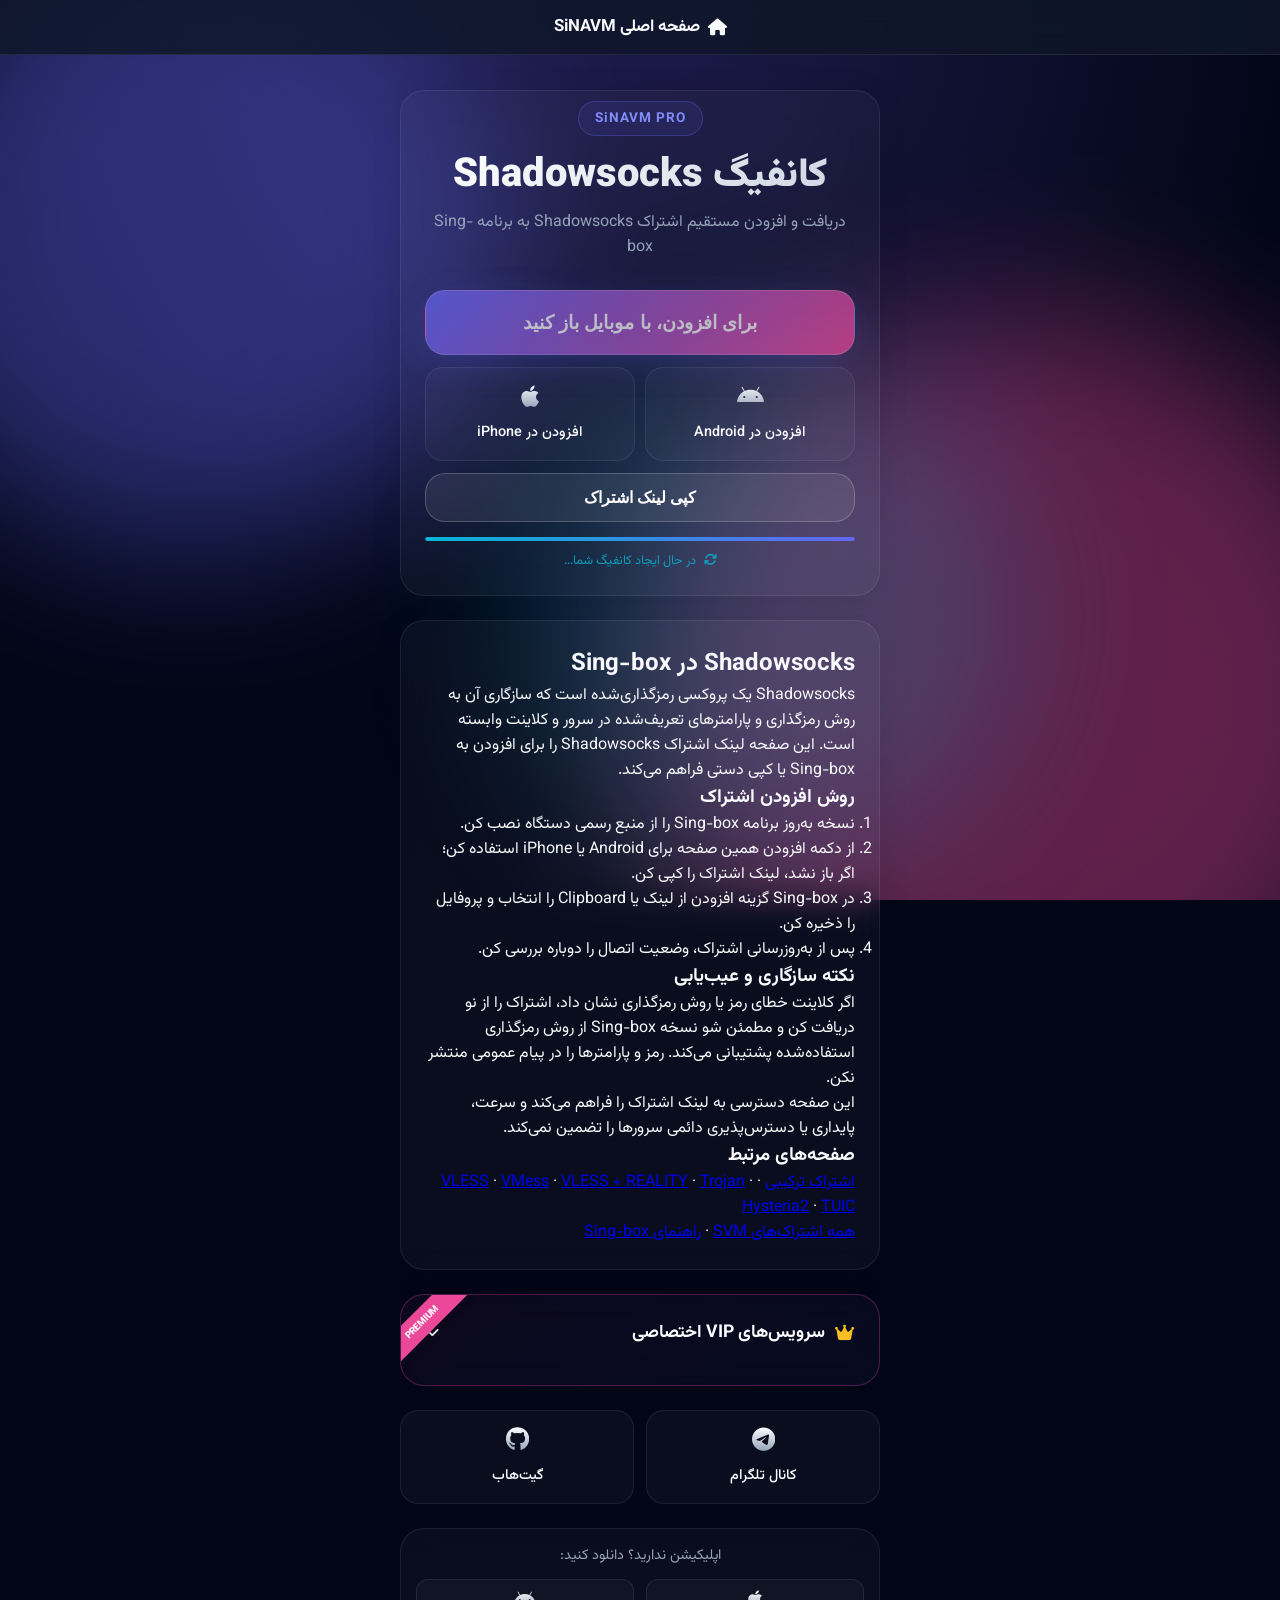
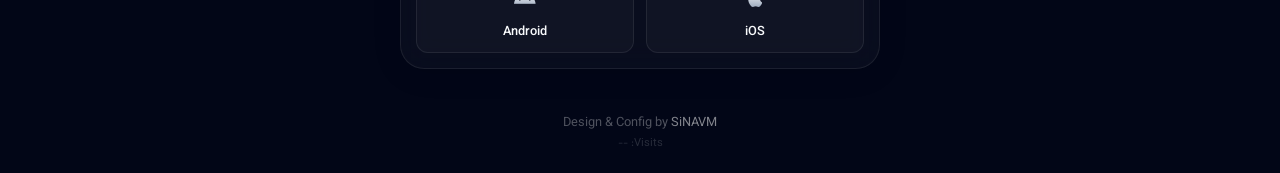
<file: singbox/ss.html>
<!DOCTYPE html>
<html lang="fa" dir="rtl">
<head>
    <meta charset="UTF-8">
    <meta name="viewport" content="width=device-width, initial-scale=1.0, maximum-scale=1.0, user-scalable=no">
    <meta name="description" content="دریافت اشتراک Shadowsocks برای Sing-box از SVM؛ افزودن مستقیم در Android و iPhone، کپی لینک و نکات رمزگذاری و سازگاری.">
    <meta name="theme-color" content="#0f172a">
    <meta name="author" content="SiNAVM">
    <meta name="robots" content="index, follow, max-snippet:-1, max-image-preview:large, max-video-preview:-1">
    <link rel="icon" type="image/svg+xml" href="https://sinavm.github.io/sinavm/logo/sinavm_favicon.svg">
    <link rel="apple-touch-icon" href="https://sinavm.github.io/sinavm/logo/sinavm_logo.jpg">
    <link rel="canonical" href="https://sinavm.github.io/SVM/singbox/ss.html">

    <title>کانفیگ Shadowsocks رایگان Sing-box | SVM</title>

    <meta property="og:type" content="website">
    <meta property="og:url" content="https://sinavm.github.io/SVM/singbox/ss.html">
    <meta property="og:title" content="کانفیگ Shadowsocks رایگان Sing-box | SVM">
    <meta property="og:description" content="دریافت اشتراک Shadowsocks برای Sing-box از SVM؛ افزودن مستقیم در Android و iPhone، کپی لینک و نکات رمزگذاری و سازگاری.">
    <meta property="og:site_name" content="SiNAVM">
    <meta property="og:image" content="https://sinavm.github.io/sinavm/logo/sinavm_logo.jpg">
    <meta property="og:image:alt" content="لوگوی SiNAVM">

    <meta name="twitter:card" content="summary_large_image">
    <meta name="twitter:title" content="کانفیگ Shadowsocks رایگان Sing-box | SVM">
    <meta name="twitter:description" content="دریافت اشتراک Shadowsocks برای Sing-box از SVM؛ افزودن مستقیم در Android و iPhone، کپی لینک و نکات رمزگذاری و سازگاری.">

    <script type="application/ld+json">
    {
      "@context": "https://schema.org",
      "@graph": [
        {
          "@type": "Organization",
          "name": "SiNAVM",
          "url": "https://sinavm.github.io/SVM/singbox/ss.html",
          "description": "ارائه‌دهنده کانفیگ‌های رایگان و اختصاصی Sing-box و V2Ray برای اتصال امن، سریع و بدون قطعی به اینترنت آزاد",
          "sameAs": [
            "https://t.me/sinavm",
            "https://github.com/sinavm",
            "https://t.me/sinvt"
          ],
          "contactPoint": {
            "@type": "ContactPoint",
            "contactType": "customer service",
            "availableLanguage": ["Persian", "Farsi"]
          }
        },
        {
          "@type": "WebSite",
          "url": "https://sinavm.github.io/SVM/singbox/ss.html",
          "name": "SiNAVM | اتصال هوشمند",
          "description": "دانلود کانفیگ رایگان Sing-box و V2Ray - وی پی ان پرسرعت و ایمن",
          "potentialAction": {
            "@type": "SearchAction",
            "target": "https://sinavm.github.io/SVM/singbox/ss.html?q={search_term_string}",
            "query-input": "required name=search_term_string"
          }
        },
        {
          "@type": "Service",
          "name": "کانفیگ‌های Sing-box و V2Ray SiNAVM",
          "description": "کانفیگ‌های رایگان و VIP برای دسترسی به اینترنت بدون سانسور با کلاینت Sing-box و V2Ray",
          "provider": {
            "@type": "Organization",
            "name": "SiNAVM"
          },
          "areaServed": {
            "@type": "Country",
            "name": "Iran"
          },
          "offers": {
            "@type": "Offer",
            "price": "0",
            "priceCurrency": "IRR",
            "description": "کانفیگ رایگان + پلن‌های VIP اختصاصی با پینگ پایین و IP ثابت"
          }
        }
      ]
    }
    </script>

    <link href="https://fonts.googleapis.com/css2?family=Vazirmatn:wght@300;500;700;900&display=swap" rel="stylesheet">
    <link rel="stylesheet" href="https://cdnjs.cloudflare.com/ajax/libs/font-awesome/6.4.0/css/all.min.css">

    <style>
        :root {
            --bg-deep: #020617;
            --primary: #6366f1;
            --accent: #ec4899;
            --cyan: #06b6d4;
            --glass: rgba(255, 255, 255, 0.03);
            --glass-border: rgba(255, 255, 255, 0.08);
            --text-main: #f8fafc;
            --text-muted: #94a3b8;
            --shadow-glow: 0 0 50px rgba(99, 102, 241, 0.15);
        }

        * { margin: 0; padding: 0; box-sizing: border-box; -webkit-tap-highlight-color: transparent; }

        body {
            font-family: 'Vazirmatn', sans-serif;
            background-color: var(--bg-deep);
            color: var(--text-main);
            min-height: 100vh;
            overflow-x: hidden;
            padding-top: 70px;
            display: flex;
            flex-direction: column;
            align-items: center;
            position: relative;
        }

        .top-bar {
            position: fixed;
            top: 0;
            left: 0;
            width: 100%;
            height: 55px;
            background: rgba(15, 23, 42, 0.85);
            backdrop-filter: blur(12px);
            -webkit-backdrop-filter: blur(12px);
            border-bottom: 1px solid var(--glass-border);
            display: flex;
            justify-content: center;
            align-items: center;
            z-index: 1000;
        }
        .home-link {
            color: var(--text-main);
            text-decoration: none;
            font-weight: 700;
            font-size: 1.05rem;
            display: flex;
            align-items: center;
            gap: 8px;
            transition: color 0.3s;
        }
        .home-link:hover {
            color: var(--accent);
        }

        .aurora-bg {
            position: fixed;
            top: 0; left: 0; width: 100%; height: 100%;
            z-index: -1;
            overflow: hidden;
            background: radial-gradient(circle at 50% 0%, #1e1b4b 0%, var(--bg-deep) 60%);
        }
        .orb {
            position: absolute;
            border-radius: 50%;
            filter: blur(80px);
            opacity: 0.4;
            animation: floatOrb 20s infinite ease-in-out;
        }
        .orb-1 { top: -10%; left: -10%; width: 50vw; height: 50vw; background: var(--primary); animation-delay: 0s; }
        .orb-2 { bottom: -20%; right: -10%; width: 60vw; height: 60vw; background: var(--accent); animation-delay: -5s; }
        .orb-3 { top: 40%; left: 40%; width: 40vw; height: 40vw; background: var(--cyan); opacity: 0.2; animation-delay: -10s; }

        @keyframes floatOrb {
            0%, 100% { transform: translate(0, 0) scale(1); }
            33% { transform: translate(30px, -50px) scale(1.1); }
            66% { transform: translate(-20px, 20px) scale(0.95); }
        }

        .container {
            width: 90%;
            max-width: 480px;
            z-index: 10;
            padding: 20px 0;
            display: flex;
            flex-direction: column;
            gap: 24px;
        }

        .card {
            background: var(--glass);
            backdrop-filter: blur(16px);
            -webkit-backdrop-filter: blur(16px);
            border: 1px solid var(--glass-border);
            border-radius: 24px;
            padding: 24px;
            box-shadow: 0 4px 30px rgba(0, 0, 0, 0.1);
            transition: transform 0.3s ease, box-shadow 0.3s ease;
        }
        .card:hover { transform: translateY(-3px); box-shadow: var(--shadow-glow); border-color: rgba(255,255,255,0.15); }

        .hero { text-align: center; padding-top: 10px; }
        .brand-badge {
            display: inline-block;
            padding: 6px 16px;
            background: rgba(99, 102, 241, 0.1);
            border: 1px solid rgba(99, 102, 241, 0.3);
            border-radius: 50px;
            color: #818cf8;
            font-size: 0.85rem;
            font-weight: 700;
            margin-bottom: 16px;
            letter-spacing: 1px;
        }
        .hero h1 {
            font-size: 2.5rem;
            font-weight: 900;
            line-height: 1.2;
            background: linear-gradient(135deg, #fff 0%, #cbd5e1 100%);
            -webkit-background-clip: text;
            -webkit-text-fill-color: transparent;
            margin-bottom: 10px;
        }
        .hero p { color: var(--text-muted); font-size: 1rem; margin-bottom: 30px; }

        .action-btn-wrapper { position: relative; margin: 0 auto; width: 100%; }
        .action-btn {
            display: flex;
            align-items: center;
            justify-content: center;
            width: 100%;
            padding: 20px;
            font-size: 1.2rem;
            font-weight: 700;
            color: white;
            text-decoration: none;
            background: linear-gradient(135deg, var(--primary), var(--accent));
            border-radius: 20px;
            position: relative;
            overflow: hidden;
            transition: all 0.4s cubic-bezier(0.4, 0, 0.2, 1);
            box-shadow: 0 10px 40px -10px rgba(99, 102, 241, 0.5);
            border: 1px solid rgba(255,255,255,0.2);
        }
        .action-btn i { margin-left: 10px; font-size: 1.4rem; }
        .action-btn::before {
            content: ''; position: absolute; top: 0; left: -100%; width: 100%; height: 100%;
            background: linear-gradient(90deg, transparent, rgba(255,255,255,0.3), transparent);
            transition: left 0.6s;
        }
        .action-btn:hover { transform: scale(1.02); box-shadow: 0 20px 50px -10px rgba(236, 72, 153, 0.5); }
        .action-btn:hover::before { left: 100%; }

        .loader-container {
            margin-top: 15px;
            height: 4px;
            background: rgba(255,255,255,0.05);
            border-radius: 4px;
            overflow: hidden;
            position: relative;
        }
        .loader-bar {
            height: 100%;
            width: 0%;
            background: linear-gradient(90deg, var(--cyan), var(--primary));
            animation: loadProgress 3s ease-out forwards;
            border-radius: 4px;
        }
        @keyframes loadProgress { 0% { width: 0; } 100% { width: 100%; } }

        .vip-card {
            border: 1px solid rgba(236, 72, 153, 0.3);
            background: linear-gradient(145deg, rgba(236, 72, 153, 0.05), rgba(99, 102, 241, 0.05));
            position: relative;
            overflow: hidden;
        }
        .vip-card::after {
            content: 'PREMIUM';
            position: absolute;
            top: 15px; left: -30px;
            background: var(--accent);
            color: white;
            font-size: 0.6rem;
            font-weight: 800;
            padding: 5px 30px;
            transform: rotate(-45deg);
            box-shadow: 0 2px 10px rgba(0,0,0,0.2);
        }
        .vip-header { display: flex; align-items: center; justify-content: space-between; margin-bottom: 15px; cursor: pointer; }
        .vip-title { font-size: 1.1rem; font-weight: 700; color: #fdfdfd; display: flex; align-items: center; gap: 10px; }
        .vip-title i { color: #fbbf24; }
        
        .vip-content { 
            max-height: 0; overflow: hidden; transition: max-height 0.5s ease; 
            color: var(--text-muted); font-size: 0.9rem; line-height: 1.6;
        }
        .vip-content.show { max-height: 200px; padding-top: 10px; border-top: 1px dashed rgba(255,255,255,0.1); }
        .vip-tag { 
            display: inline-block; background: rgba(255,255,255,0.05); 
            padding: 4px 10px; border-radius: 8px; margin: 2px; font-size: 0.8rem; color: var(--cyan);
        }

        .grid-links { display: grid; grid-template-columns: 1fr 1fr; gap: 12px; }
        .mini-card {
            background: var(--glass);
            border: 1px solid var(--glass-border);
            border-radius: 18px;
            padding: 16px;
            text-align: center;
            text-decoration: none;
            color: var(--text-main);
            transition: all 0.3s;
            display: flex;
            flex-direction: column;
            align-items: center;
            justify-content: center;
            gap: 8px;
        }
        .mini-card:hover { background: rgba(255,255,255,0.08); transform: translateY(-2px); }
        .mini-card i { font-size: 1.5rem; margin-bottom: 5px; background: linear-gradient(to bottom, #fff, #94a3b8); -webkit-background-clip: text; -webkit-text-fill-color: transparent; }
        .mini-card span { font-size: 0.9rem; font-weight: 500; }

        .footer { text-align: center; margin-top: 20px; font-size: 0.8rem; color: rgba(255,255,255,0.3); }
        .footer a { color: rgba(255,255,255,0.5); text-decoration: none; transition: 0.3s; }
        .footer a:hover { color: var(--primary); }

        .toast {
            position: fixed; bottom: 30px; left: 50%; transform: translateX(-50%) translateY(100px);
            background: rgba(15, 23, 42, 0.9); border: 1px solid var(--primary);
            color: white; padding: 12px 24px; border-radius: 50px;
            box-shadow: 0 10px 40px rgba(0,0,0,0.5);
            font-size: 0.9rem; z-index: 100; opacity: 0; transition: all 0.5s cubic-bezier(0.175, 0.885, 0.32, 1.275);
            display: flex; align-items: center; gap: 10px;
        }
        .toast.show { transform: translateX(-50%) translateY(0); opacity: 1; }
        .toast i { color: #4ade80; }
    </style>
<meta name="twitter:image" content="https://sinavm.github.io/sinavm/logo/sinavm_logo.jpg">
</head>
<body>

    <div class="top-bar">
        <a href="https://sinavm.github.io/SVM/" class="home-link">
            <i class="fas fa-home"></i>
            <span>صفحه اصلی SiNAVM</span>
        </a>
    </div>

    <div class="aurora-bg">
        <div class="orb orb-1"></div>
        <div class="orb orb-2"></div>
        <div class="orb orb-3"></div>
    </div>

    <div class="container">

        <div class="card hero">
            <span class="brand-badge">SiNAVM PRO</span>
            <h1>کانفیگ Shadowsocks</h1>
            <p>دریافت و افزودن مستقیم اشتراک Shadowsocks به برنامه Sing-box</p>
            
            <div class="action-btn-wrapper">
                <button class="action-btn" id="mainBtn" type="button">
                    <i class="fas fa-bolt"></i>
                    افزودن Shadowsocks به Sing-box  
                </button>
            </div>

            <div style="display:grid;grid-template-columns:1fr 1fr;gap:10px;margin-top:12px;">
                <a class="mini-card" id="androidImport" href="#" style="justify-content:center;cursor:pointer;"><i class="fab fa-android"></i><span>افزودن در Android</span></a>
                <a class="mini-card" id="iosImport" href="#" style="justify-content:center;cursor:pointer;"><i class="fab fa-apple"></i><span>افزودن در iPhone</span></a>
            </div>
            <button class="action-btn" id="copyConfig" type="button" style="margin-top:12px;background:rgba(255,255,255,.08);box-shadow:none;font-size:1rem;padding:14px;">کپی لینک اشتراک</button>
            <div class="loader-container">
                <div class="loader-bar"></div>
            </div>
            <div style="margin-top: 10px; font-size: 0.8rem; color: var(--cyan); opacity: 0.8;">
                <i class="fas fa-sync fa-spin" style="margin-left:5px;"></i> در حال ایجاد کانفیگ شما...
            </div>
        </div>

        <section class="card protocol-guide" aria-labelledby="protocol-guide">
            <h2 id="protocol-guide">Shadowsocks در Sing-box</h2>
            <p>Shadowsocks یک پروکسی رمزگذاری‌شده است که سازگاری آن به روش رمزگذاری و پارامترهای تعریف‌شده در سرور و کلاینت وابسته است. این صفحه لینک اشتراک Shadowsocks را برای افزودن به Sing-box یا کپی دستی فراهم می‌کند.</p>
            <h3>روش افزودن اشتراک</h3>
            <ol>
                <li>نسخه به‌روز برنامه Sing-box را از منبع رسمی دستگاه نصب کن.</li>
                <li>از دکمه افزودن همین صفحه برای Android یا iPhone استفاده کن؛ اگر باز نشد، لینک اشتراک را کپی کن.</li>
                <li>در Sing-box گزینه افزودن از لینک یا Clipboard را انتخاب و پروفایل را ذخیره کن.</li>
                <li>پس از به‌روزرسانی اشتراک، وضعیت اتصال را دوباره بررسی کن.</li>
            </ol>
            <h3>نکته سازگاری و عیب‌یابی</h3>
            <p>اگر کلاینت خطای رمز یا روش رمزگذاری نشان داد، اشتراک را از نو دریافت کن و مطمئن شو نسخه Sing-box از روش رمزگذاری استفاده‌شده پشتیبانی می‌کند. رمز و پارامترها را در پیام عمومی منتشر نکن.</p>
            <p>این صفحه دسترسی به لینک اشتراک را فراهم می‌کند و سرعت، پایداری یا دسترس‌پذیری دائمی سرورها را تضمین نمی‌کند.</p>
        <nav class="protocol-related" aria-label="سایر اشتراک‌های Sing-box"><h3>صفحه‌های مرتبط</h3><p><a href="https://sinavm.github.io/SVM/singbox/mix.html">اشتراک ترکیبی</a> · <a href="https://sinavm.github.io/SVM/singbox/vless.html">VLESS</a> · <a href="https://sinavm.github.io/SVM/singbox/vmess.html">VMess</a> · <a href="https://sinavm.github.io/SVM/singbox/reality.html">VLESS + REALITY</a> · <a href="https://sinavm.github.io/SVM/singbox/trojan.html">Trojan</a> · <a href="https://sinavm.github.io/SVM/singbox/hy2.html">Hysteria2</a> · <a href="https://sinavm.github.io/SVM/singbox/tuic.html">TUIC</a></p><p><a href="https://sinavm.github.io/SVM/">همه اشتراک‌های SVM</a> · <a href="https://sinavm.github.io/sing-box/">راهنمای Sing-box</a></p></nav>
        </section>
        <div class="card vip-card">
            <div class="vip-header" onclick="toggleVip()">
                <div class="vip-title">
                    <i class="fas fa-crown"></i>
                    سرویس‌های VIP اختصاصی
                </div>
                <i class="fas fa-chevron-down" id="vipIcon" style="transition: 0.3s; font-size: 0.9rem;"></i>
            </div>
            <div class="vip-content" id="vipContent">
                <p>با خرید اشتراک VIP به سرورهای اختصاصی و پرسرعت دسترسی پیدا کنید:</p>
                <div style="margin: 10px 0;">
                    <span class="vip-tag">پینگ پایین</span>
                    <span class="vip-tag">IP ثابت</span>
                    <span class="vip-tag">بدون قطعی</span>
                    <span class="vip-tag">پشتیبانی ۲۴/۷</span>
                </div>
                <a href="https://t.me/sinavmbot" target="_blank" style="display: block; margin-top: 15px; color: var(--accent); text-decoration: none; font-weight: 700; font-size: 0.9rem;">
                    مشاهده پلن‌ها و خرید <i class="fas fa-arrow-left" style="margin-right: 5px;"></i>
                </a>
            </div>
        </div>

        <div class="grid-links">
            <a href="https://t.me/sinavm" target="_blank" class="mini-card">
                <i class="fab fa-telegram-plane"></i>
                <span>کانال تلگرام</span>
            </a>
            <a href="https://github.com/sinavm" target="_blank" class="mini-card">
                <i class="fab fa-github"></i>
                <span>گیت‌هاب</span>
            </a>
        </div>

        <div class="card" style="padding: 15px;">
            <div style="font-size: 0.9rem; margin-bottom: 12px; text-align: center; color: var(--text-muted);">اپلیکیشن ندارید؟ دانلود کنید:</div>
            <div class="grid-links">
                <a href="https://apps.apple.com/app/id6785326793" class="mini-card" style="border-radius: 12px; padding: 10px;">
                    <i class="fab fa-apple" style="font-size: 1.2rem;"></i>
                    <span style="font-size: 0.8rem;">iOS</span>
                </a>
                <a href="https://play.google.com/store/apps/details?id=io.nekohasekai.sfa" class="mini-card" style="border-radius: 12px; padding: 10px;">
                    <i class="fab fa-android" style="font-size: 1.2rem; color: #3ddc84;"></i>
                    <span style="font-size: 0.8rem;">Android</span>
                </a>
            </div>
        </div>

        <div class="footer">
            Design & Config by <a href="https://t.me/sinavm">SiNAVM</a>
            <br>
            <span id="visit-count" style="opacity: 0.5; font-size: 0.7rem;">Visits: Loading...</span>
        </div>
    </div>

    <div class="toast" id="toast">
        <i class="fas fa-check-circle"></i>
        <span>لینک کپی شد!</span>
    </div>

    <script>

        const device = (() => {
            const ua = navigator.userAgent || '';
            if (/Android/i.test(ua)) return 'android';
            const isIOS = /iPad|iPhone|iPod/.test(ua) || 
                         (/Macintosh/i.test(ua) && (navigator.maxTouchPoints || 0) > 1);
            return isIOS ? 'ios' : 'desktop';
        })();


        const configUrl = 'https://raw.githubusercontent.com/sinavm/SVM/main/subscriptions/singbox/ss.json';
        const configLinks = { android: configUrl, ios: configUrl };

        function getDeepLink() {
            const baseUrl = configLinks[device] || configLinks.ios;
            return `sing-box://import-remote-profile?url=${encodeURIComponent(baseUrl)}#SVM%20SS`;
        }

        function openConfigLink() {
            const link = getDeepLink();
            const iframe = document.createElement('iframe');
            iframe.style.cssText = 'display:none;width:0;height:0;border:0;';
            iframe.src = link;
            document.body.appendChild(iframe);
            setTimeout(() => {
                if (iframe && iframe.parentNode) iframe.parentNode.removeChild(iframe);
            }, 2000);
        }

        let autoCancelled = false;


        const androidImport = document.getElementById('androidImport');
        const iosImport = document.getElementById('iosImport');
        if (androidImport) androidImport.href = getDeepLink();
        if (iosImport) iosImport.href = getDeepLink();
        const copyConfig = document.getElementById('copyConfig');
        if (copyConfig) copyConfig.addEventListener('click', async () => {
            try {
                await navigator.clipboard.writeText(configUrl);
                const label = copyConfig.textContent;
                copyConfig.textContent = 'لینک کپی شد';
                setTimeout(() => copyConfig.textContent = label, 1800);
            } catch (error) {
                const field = document.createElement('textarea');
                field.value = configUrl;
                document.body.appendChild(field);
                field.select();
                document.execCommand('copy');
                field.remove();
                copyConfig.textContent = 'لینک کپی شد';
            }
        });

        const mainBtn = document.getElementById('mainBtn');
        if (mainBtn) {
            mainBtn.addEventListener('click', (e) => {
                e.preventDefault();
                autoCancelled = true;
                openConfigLink();
            });

            if (device === 'desktop') {
                mainBtn.textContent = 'برای افزودن، با موبایل باز کنید';
                mainBtn.style.opacity = "0.7";
            }
        }

        setTimeout(() => {
            if (!autoCancelled && device !== 'desktop' && document.visibilityState === 'visible') {
                autoCancelled = true;
                openConfigLink();
            }
        }, 2500);


        function toggleVip() {
            const content = document.getElementById('vipContent');
            const icon = document.getElementById('vipIcon');
            if (!content || !icon) return;
            content.classList.toggle('show');
            icon.style.transform = content.classList.contains('show') ? 'rotate(180deg)' : 'rotate(0deg)';
        }

        const visitEl = document.getElementById('visit-count');
        if (visitEl) {
            fetch('https://page-views.count1.workers.dev')
                .then(r => r.text())
                .then(d => visitEl.innerText = 'Visits: ' + d)
                .catch(() => visitEl.innerText = 'Visits: --');
        }

        document.addEventListener('contextmenu', event => event.preventDefault());
    </script>
</body>
</html>
</file>
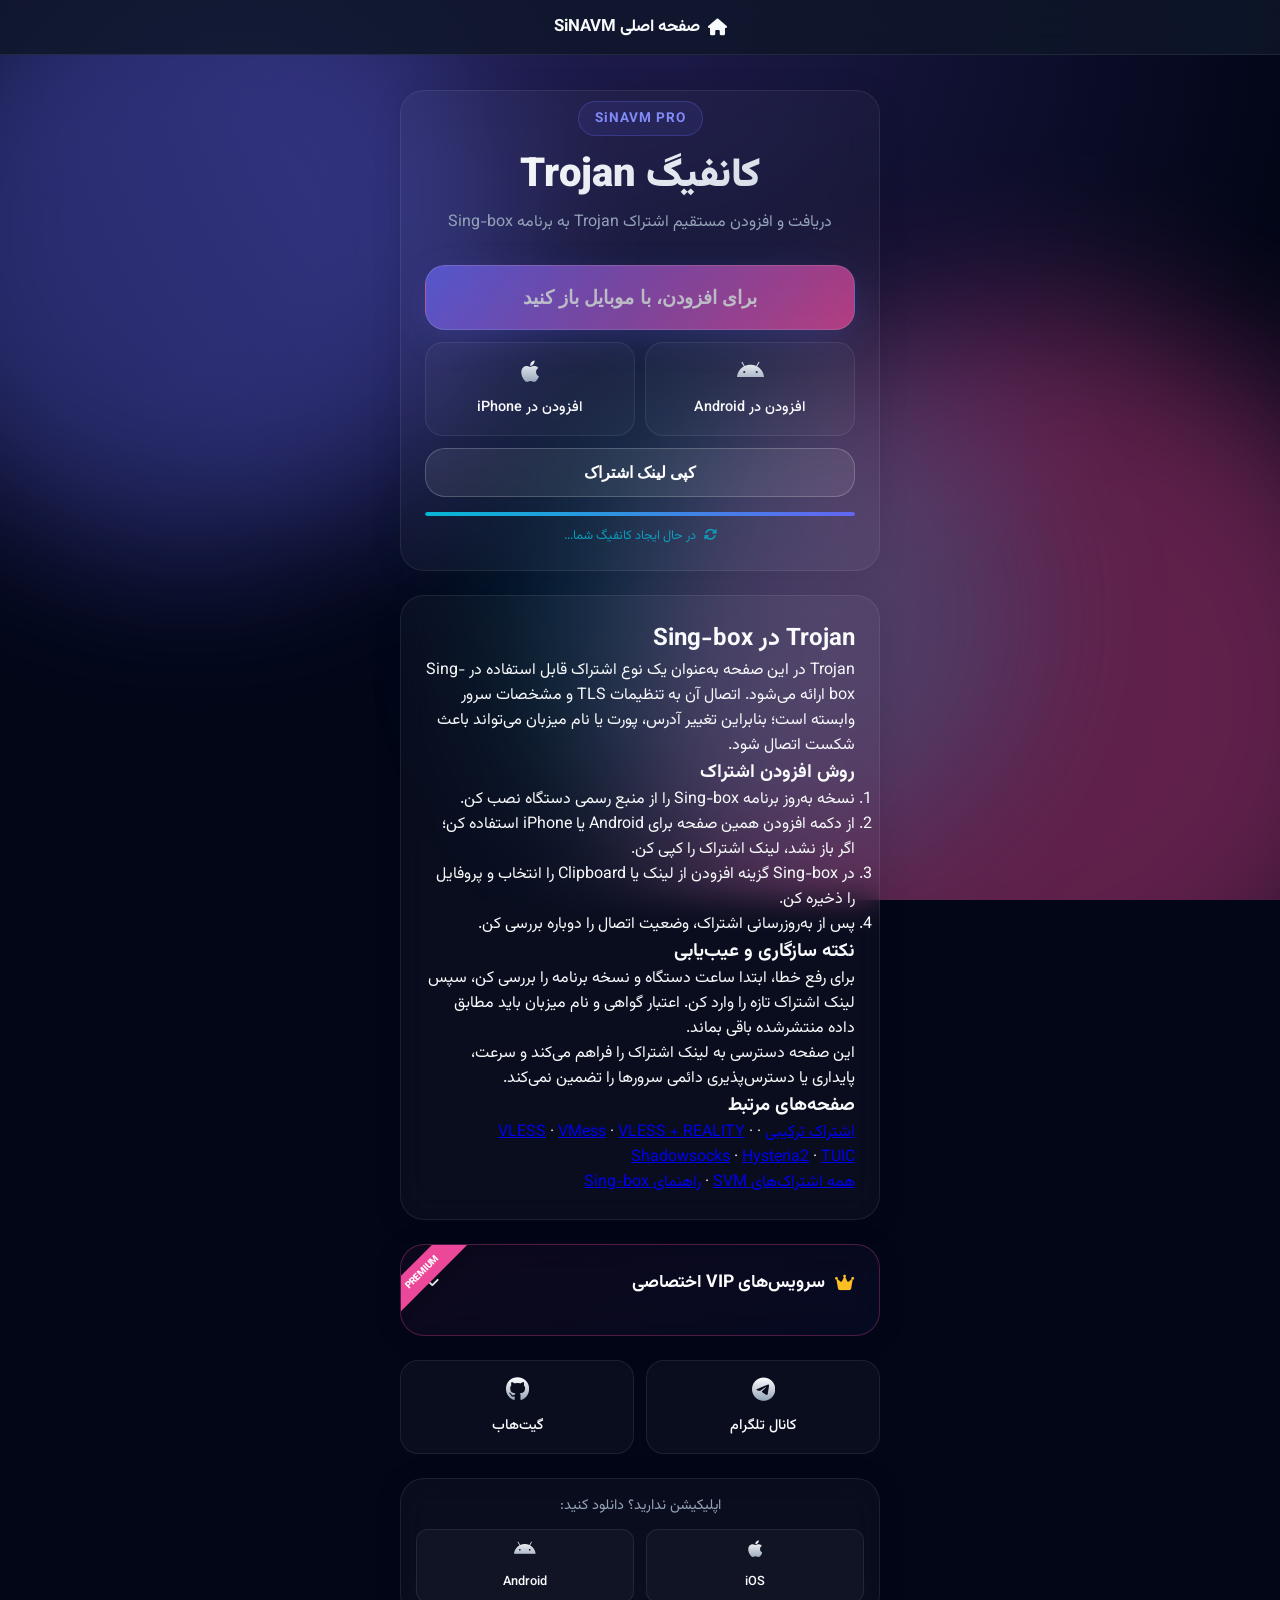
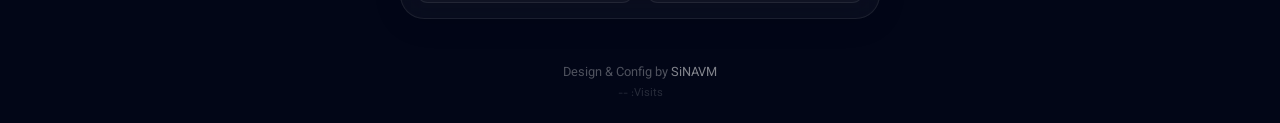
<file: singbox/trojan.html>
<!DOCTYPE html>
<html lang="fa" dir="rtl">
<head>
    <meta charset="UTF-8">
    <meta name="viewport" content="width=device-width, initial-scale=1.0, maximum-scale=1.0, user-scalable=no">
    <meta name="description" content="دریافت اشتراک Trojan برای Sing-box از SVM؛ افزودن مستقیم در Android و iPhone، کپی لینک و نکات سازگاری TLS و گواهی.">
    <meta name="theme-color" content="#0f172a">
    <meta name="author" content="SiNAVM">
    <meta name="robots" content="index, follow, max-snippet:-1, max-image-preview:large, max-video-preview:-1">
    <link rel="icon" type="image/svg+xml" href="https://sinavm.github.io/sinavm/logo/sinavm_favicon.svg">
    <link rel="apple-touch-icon" href="https://sinavm.github.io/sinavm/logo/sinavm_logo.jpg">
    <link rel="canonical" href="https://sinavm.github.io/SVM/singbox/trojan.html">

    <title>کانفیگ Trojan رایگان Sing-box | اشتراک SVM</title>

    <meta property="og:type" content="website">
    <meta property="og:url" content="https://sinavm.github.io/SVM/singbox/trojan.html">
    <meta property="og:title" content="کانفیگ Trojan رایگان Sing-box | اشتراک SVM">
    <meta property="og:description" content="دریافت اشتراک Trojan برای Sing-box از SVM؛ افزودن مستقیم در Android و iPhone، کپی لینک و نکات سازگاری TLS و گواهی.">
    <meta property="og:site_name" content="SiNAVM">
    <meta property="og:image" content="https://sinavm.github.io/sinavm/logo/sinavm_logo.jpg">
    <meta property="og:image:alt" content="لوگوی SiNAVM">

    <meta name="twitter:card" content="summary_large_image">
    <meta name="twitter:title" content="کانفیگ Trojan رایگان Sing-box | اشتراک SVM">
    <meta name="twitter:description" content="دریافت اشتراک Trojan برای Sing-box از SVM؛ افزودن مستقیم در Android و iPhone، کپی لینک و نکات سازگاری TLS و گواهی.">

    <script type="application/ld+json">
    {
      "@context": "https://schema.org",
      "@graph": [
        {
          "@type": "Organization",
          "name": "SiNAVM",
          "url": "https://sinavm.github.io/SVM/singbox/trojan.html",
          "description": "ارائه‌دهنده کانفیگ‌های رایگان و اختصاصی Sing-box و V2Ray برای اتصال امن، سریع و بدون قطعی به اینترنت آزاد",
          "sameAs": [
            "https://t.me/sinavm",
            "https://github.com/sinavm",
            "https://t.me/sinvt"
          ],
          "contactPoint": {
            "@type": "ContactPoint",
            "contactType": "customer service",
            "availableLanguage": ["Persian", "Farsi"]
          }
        },
        {
          "@type": "WebSite",
          "url": "https://sinavm.github.io/SVM/singbox/trojan.html",
          "name": "SiNAVM | اتصال هوشمند",
          "description": "دانلود کانفیگ رایگان Sing-box و V2Ray - وی پی ان پرسرعت و ایمن",
          "potentialAction": {
            "@type": "SearchAction",
            "target": "https://sinavm.github.io/SVM/singbox/trojan.html?q={search_term_string}",
            "query-input": "required name=search_term_string"
          }
        },
        {
          "@type": "Service",
          "name": "کانفیگ‌های Sing-box و V2Ray SiNAVM",
          "description": "کانفیگ‌های رایگان و VIP برای دسترسی به اینترنت بدون سانسور با کلاینت Sing-box و V2Ray",
          "provider": {
            "@type": "Organization",
            "name": "SiNAVM"
          },
          "areaServed": {
            "@type": "Country",
            "name": "Iran"
          },
          "offers": {
            "@type": "Offer",
            "price": "0",
            "priceCurrency": "IRR",
            "description": "کانفیگ رایگان + پلن‌های VIP اختصاصی با پینگ پایین و IP ثابت"
          }
        }
      ]
    }
    </script>

    <link href="https://fonts.googleapis.com/css2?family=Vazirmatn:wght@300;500;700;900&display=swap" rel="stylesheet">
    <link rel="stylesheet" href="https://cdnjs.cloudflare.com/ajax/libs/font-awesome/6.4.0/css/all.min.css">

    <style>
        :root {
            --bg-deep: #020617;
            --primary: #6366f1;
            --accent: #ec4899;
            --cyan: #06b6d4;
            --glass: rgba(255, 255, 255, 0.03);
            --glass-border: rgba(255, 255, 255, 0.08);
            --text-main: #f8fafc;
            --text-muted: #94a3b8;
            --shadow-glow: 0 0 50px rgba(99, 102, 241, 0.15);
        }

        * { margin: 0; padding: 0; box-sizing: border-box; -webkit-tap-highlight-color: transparent; }

        body {
            font-family: 'Vazirmatn', sans-serif;
            background-color: var(--bg-deep);
            color: var(--text-main);
            min-height: 100vh;
            overflow-x: hidden;
            padding-top: 70px;
            display: flex;
            flex-direction: column;
            align-items: center;
            position: relative;
        }

        .top-bar {
            position: fixed;
            top: 0;
            left: 0;
            width: 100%;
            height: 55px;
            background: rgba(15, 23, 42, 0.85);
            backdrop-filter: blur(12px);
            -webkit-backdrop-filter: blur(12px);
            border-bottom: 1px solid var(--glass-border);
            display: flex;
            justify-content: center;
            align-items: center;
            z-index: 1000;
        }
        .home-link {
            color: var(--text-main);
            text-decoration: none;
            font-weight: 700;
            font-size: 1.05rem;
            display: flex;
            align-items: center;
            gap: 8px;
            transition: color 0.3s;
        }
        .home-link:hover {
            color: var(--accent);
        }

        .aurora-bg {
            position: fixed;
            top: 0; left: 0; width: 100%; height: 100%;
            z-index: -1;
            overflow: hidden;
            background: radial-gradient(circle at 50% 0%, #1e1b4b 0%, var(--bg-deep) 60%);
        }
        .orb {
            position: absolute;
            border-radius: 50%;
            filter: blur(80px);
            opacity: 0.4;
            animation: floatOrb 20s infinite ease-in-out;
        }
        .orb-1 { top: -10%; left: -10%; width: 50vw; height: 50vw; background: var(--primary); animation-delay: 0s; }
        .orb-2 { bottom: -20%; right: -10%; width: 60vw; height: 60vw; background: var(--accent); animation-delay: -5s; }
        .orb-3 { top: 40%; left: 40%; width: 40vw; height: 40vw; background: var(--cyan); opacity: 0.2; animation-delay: -10s; }

        @keyframes floatOrb {
            0%, 100% { transform: translate(0, 0) scale(1); }
            33% { transform: translate(30px, -50px) scale(1.1); }
            66% { transform: translate(-20px, 20px) scale(0.95); }
        }

        .container {
            width: 90%;
            max-width: 480px;
            z-index: 10;
            padding: 20px 0;
            display: flex;
            flex-direction: column;
            gap: 24px;
        }

        .card {
            background: var(--glass);
            backdrop-filter: blur(16px);
            -webkit-backdrop-filter: blur(16px);
            border: 1px solid var(--glass-border);
            border-radius: 24px;
            padding: 24px;
            box-shadow: 0 4px 30px rgba(0, 0, 0, 0.1);
            transition: transform 0.3s ease, box-shadow 0.3s ease;
        }
        .card:hover { transform: translateY(-3px); box-shadow: var(--shadow-glow); border-color: rgba(255,255,255,0.15); }

        .hero { text-align: center; padding-top: 10px; }
        .brand-badge {
            display: inline-block;
            padding: 6px 16px;
            background: rgba(99, 102, 241, 0.1);
            border: 1px solid rgba(99, 102, 241, 0.3);
            border-radius: 50px;
            color: #818cf8;
            font-size: 0.85rem;
            font-weight: 700;
            margin-bottom: 16px;
            letter-spacing: 1px;
        }
        .hero h1 {
            font-size: 2.5rem;
            font-weight: 900;
            line-height: 1.2;
            background: linear-gradient(135deg, #fff 0%, #cbd5e1 100%);
            -webkit-background-clip: text;
            -webkit-text-fill-color: transparent;
            margin-bottom: 10px;
        }
        .hero p { color: var(--text-muted); font-size: 1rem; margin-bottom: 30px; }

        .action-btn-wrapper { position: relative; margin: 0 auto; width: 100%; }
        .action-btn {
            display: flex;
            align-items: center;
            justify-content: center;
            width: 100%;
            padding: 20px;
            font-size: 1.2rem;
            font-weight: 700;
            color: white;
            text-decoration: none;
            background: linear-gradient(135deg, var(--primary), var(--accent));
            border-radius: 20px;
            position: relative;
            overflow: hidden;
            transition: all 0.4s cubic-bezier(0.4, 0, 0.2, 1);
            box-shadow: 0 10px 40px -10px rgba(99, 102, 241, 0.5);
            border: 1px solid rgba(255,255,255,0.2);
        }
        .action-btn i { margin-left: 10px; font-size: 1.4rem; }
        .action-btn::before {
            content: ''; position: absolute; top: 0; left: -100%; width: 100%; height: 100%;
            background: linear-gradient(90deg, transparent, rgba(255,255,255,0.3), transparent);
            transition: left 0.6s;
        }
        .action-btn:hover { transform: scale(1.02); box-shadow: 0 20px 50px -10px rgba(236, 72, 153, 0.5); }
        .action-btn:hover::before { left: 100%; }

        .loader-container {
            margin-top: 15px;
            height: 4px;
            background: rgba(255,255,255,0.05);
            border-radius: 4px;
            overflow: hidden;
            position: relative;
        }
        .loader-bar {
            height: 100%;
            width: 0%;
            background: linear-gradient(90deg, var(--cyan), var(--primary));
            animation: loadProgress 3s ease-out forwards;
            border-radius: 4px;
        }
        @keyframes loadProgress { 0% { width: 0; } 100% { width: 100%; } }

        .vip-card {
            border: 1px solid rgba(236, 72, 153, 0.3);
            background: linear-gradient(145deg, rgba(236, 72, 153, 0.05), rgba(99, 102, 241, 0.05));
            position: relative;
            overflow: hidden;
        }
        .vip-card::after {
            content: 'PREMIUM';
            position: absolute;
            top: 15px; left: -30px;
            background: var(--accent);
            color: white;
            font-size: 0.6rem;
            font-weight: 800;
            padding: 5px 30px;
            transform: rotate(-45deg);
            box-shadow: 0 2px 10px rgba(0,0,0,0.2);
        }
        .vip-header { display: flex; align-items: center; justify-content: space-between; margin-bottom: 15px; cursor: pointer; }
        .vip-title { font-size: 1.1rem; font-weight: 700; color: #fdfdfd; display: flex; align-items: center; gap: 10px; }
        .vip-title i { color: #fbbf24; }
        
        .vip-content { 
            max-height: 0; overflow: hidden; transition: max-height 0.5s ease; 
            color: var(--text-muted); font-size: 0.9rem; line-height: 1.6;
        }
        .vip-content.show { max-height: 200px; padding-top: 10px; border-top: 1px dashed rgba(255,255,255,0.1); }
        .vip-tag { 
            display: inline-block; background: rgba(255,255,255,0.05); 
            padding: 4px 10px; border-radius: 8px; margin: 2px; font-size: 0.8rem; color: var(--cyan);
        }

        .grid-links { display: grid; grid-template-columns: 1fr 1fr; gap: 12px; }
        .mini-card {
            background: var(--glass);
            border: 1px solid var(--glass-border);
            border-radius: 18px;
            padding: 16px;
            text-align: center;
            text-decoration: none;
            color: var(--text-main);
            transition: all 0.3s;
            display: flex;
            flex-direction: column;
            align-items: center;
            justify-content: center;
            gap: 8px;
        }
        .mini-card:hover { background: rgba(255,255,255,0.08); transform: translateY(-2px); }
        .mini-card i { font-size: 1.5rem; margin-bottom: 5px; background: linear-gradient(to bottom, #fff, #94a3b8); -webkit-background-clip: text; -webkit-text-fill-color: transparent; }
        .mini-card span { font-size: 0.9rem; font-weight: 500; }

        .footer { text-align: center; margin-top: 20px; font-size: 0.8rem; color: rgba(255,255,255,0.3); }
        .footer a { color: rgba(255,255,255,0.5); text-decoration: none; transition: 0.3s; }
        .footer a:hover { color: var(--primary); }

        .toast {
            position: fixed; bottom: 30px; left: 50%; transform: translateX(-50%) translateY(100px);
            background: rgba(15, 23, 42, 0.9); border: 1px solid var(--primary);
            color: white; padding: 12px 24px; border-radius: 50px;
            box-shadow: 0 10px 40px rgba(0,0,0,0.5);
            font-size: 0.9rem; z-index: 100; opacity: 0; transition: all 0.5s cubic-bezier(0.175, 0.885, 0.32, 1.275);
            display: flex; align-items: center; gap: 10px;
        }
        .toast.show { transform: translateX(-50%) translateY(0); opacity: 1; }
        .toast i { color: #4ade80; }
    </style>
<meta name="twitter:image" content="https://sinavm.github.io/sinavm/logo/sinavm_logo.jpg">
</head>
<body>

    <div class="top-bar">
        <a href="https://sinavm.github.io/SVM/" class="home-link">
            <i class="fas fa-home"></i>
            <span>صفحه اصلی SiNAVM</span>
        </a>
    </div>

    <div class="aurora-bg">
        <div class="orb orb-1"></div>
        <div class="orb orb-2"></div>
        <div class="orb orb-3"></div>
    </div>

    <div class="container">

        <div class="card hero">
            <span class="brand-badge">SiNAVM PRO</span>
            <h1>کانفیگ Trojan</h1>
            <p>دریافت و افزودن مستقیم اشتراک Trojan به برنامه Sing-box</p>
            
            <div class="action-btn-wrapper">
                <button class="action-btn" id="mainBtn" type="button">
                    <i class="fas fa-bolt"></i>
                    افزودن Trojan به Sing-box  
                </button>
            </div>

            <div style="display:grid;grid-template-columns:1fr 1fr;gap:10px;margin-top:12px;">
                <a class="mini-card" id="androidImport" href="#" style="justify-content:center;cursor:pointer;"><i class="fab fa-android"></i><span>افزودن در Android</span></a>
                <a class="mini-card" id="iosImport" href="#" style="justify-content:center;cursor:pointer;"><i class="fab fa-apple"></i><span>افزودن در iPhone</span></a>
            </div>
            <button class="action-btn" id="copyConfig" type="button" style="margin-top:12px;background:rgba(255,255,255,.08);box-shadow:none;font-size:1rem;padding:14px;">کپی لینک اشتراک</button>
            <div class="loader-container">
                <div class="loader-bar"></div>
            </div>
            <div style="margin-top: 10px; font-size: 0.8rem; color: var(--cyan); opacity: 0.8;">
                <i class="fas fa-sync fa-spin" style="margin-left:5px;"></i> در حال ایجاد کانفیگ شما...
            </div>
        </div>

        <section class="card protocol-guide" aria-labelledby="protocol-guide">
            <h2 id="protocol-guide">Trojan در Sing-box</h2>
            <p>Trojan در این صفحه به‌عنوان یک نوع اشتراک قابل استفاده در Sing-box ارائه می‌شود. اتصال آن به تنظیمات TLS و مشخصات سرور وابسته است؛ بنابراین تغییر آدرس، پورت یا نام میزبان می‌تواند باعث شکست اتصال شود.</p>
            <h3>روش افزودن اشتراک</h3>
            <ol>
                <li>نسخه به‌روز برنامه Sing-box را از منبع رسمی دستگاه نصب کن.</li>
                <li>از دکمه افزودن همین صفحه برای Android یا iPhone استفاده کن؛ اگر باز نشد، لینک اشتراک را کپی کن.</li>
                <li>در Sing-box گزینه افزودن از لینک یا Clipboard را انتخاب و پروفایل را ذخیره کن.</li>
                <li>پس از به‌روزرسانی اشتراک، وضعیت اتصال را دوباره بررسی کن.</li>
            </ol>
            <h3>نکته سازگاری و عیب‌یابی</h3>
            <p>برای رفع خطا، ابتدا ساعت دستگاه و نسخه برنامه را بررسی کن، سپس لینک اشتراک تازه را وارد کن. اعتبار گواهی و نام میزبان باید مطابق داده منتشرشده باقی بماند.</p>
            <p>این صفحه دسترسی به لینک اشتراک را فراهم می‌کند و سرعت، پایداری یا دسترس‌پذیری دائمی سرورها را تضمین نمی‌کند.</p>
        <nav class="protocol-related" aria-label="سایر اشتراک‌های Sing-box"><h3>صفحه‌های مرتبط</h3><p><a href="https://sinavm.github.io/SVM/singbox/mix.html">اشتراک ترکیبی</a> · <a href="https://sinavm.github.io/SVM/singbox/vless.html">VLESS</a> · <a href="https://sinavm.github.io/SVM/singbox/vmess.html">VMess</a> · <a href="https://sinavm.github.io/SVM/singbox/reality.html">VLESS + REALITY</a> · <a href="https://sinavm.github.io/SVM/singbox/ss.html">Shadowsocks</a> · <a href="https://sinavm.github.io/SVM/singbox/hy2.html">Hysteria2</a> · <a href="https://sinavm.github.io/SVM/singbox/tuic.html">TUIC</a></p><p><a href="https://sinavm.github.io/SVM/">همه اشتراک‌های SVM</a> · <a href="https://sinavm.github.io/sing-box/">راهنمای Sing-box</a></p></nav>
        </section>
        <div class="card vip-card">
            <div class="vip-header" onclick="toggleVip()">
                <div class="vip-title">
                    <i class="fas fa-crown"></i>
                    سرویس‌های VIP اختصاصی
                </div>
                <i class="fas fa-chevron-down" id="vipIcon" style="transition: 0.3s; font-size: 0.9rem;"></i>
            </div>
            <div class="vip-content" id="vipContent">
                <p>با خرید اشتراک VIP به سرورهای اختصاصی و پرسرعت دسترسی پیدا کنید:</p>
                <div style="margin: 10px 0;">
                    <span class="vip-tag">پینگ پایین</span>
                    <span class="vip-tag">IP ثابت</span>
                    <span class="vip-tag">بدون قطعی</span>
                    <span class="vip-tag">پشتیبانی ۲۴/۷</span>
                </div>
                <a href="https://t.me/sinavmbot" target="_blank" style="display: block; margin-top: 15px; color: var(--accent); text-decoration: none; font-weight: 700; font-size: 0.9rem;">
                    مشاهده پلن‌ها و خرید <i class="fas fa-arrow-left" style="margin-right: 5px;"></i>
                </a>
            </div>
        </div>

        <div class="grid-links">
            <a href="https://t.me/sinavm" target="_blank" class="mini-card">
                <i class="fab fa-telegram-plane"></i>
                <span>کانال تلگرام</span>
            </a>
            <a href="https://github.com/sinavm" target="_blank" class="mini-card">
                <i class="fab fa-github"></i>
                <span>گیت‌هاب</span>
            </a>
        </div>

        <div class="card" style="padding: 15px;">
            <div style="font-size: 0.9rem; margin-bottom: 12px; text-align: center; color: var(--text-muted);">اپلیکیشن ندارید؟ دانلود کنید:</div>
            <div class="grid-links">
                <a href="https://apps.apple.com/app/id6785326793" class="mini-card" style="border-radius: 12px; padding: 10px;">
                    <i class="fab fa-apple" style="font-size: 1.2rem;"></i>
                    <span style="font-size: 0.8rem;">iOS</span>
                </a>
                <a href="https://play.google.com/store/apps/details?id=io.nekohasekai.sfa" class="mini-card" style="border-radius: 12px; padding: 10px;">
                    <i class="fab fa-android" style="font-size: 1.2rem; color: #3ddc84;"></i>
                    <span style="font-size: 0.8rem;">Android</span>
                </a>
            </div>
        </div>

        <div class="footer">
            Design & Config by <a href="https://t.me/sinavm">SiNAVM</a>
            <br>
            <span id="visit-count" style="opacity: 0.5; font-size: 0.7rem;">Visits: Loading...</span>
        </div>
    </div>

    <div class="toast" id="toast">
        <i class="fas fa-check-circle"></i>
        <span>لینک کپی شد!</span>
    </div>

    <script>

        const device = (() => {
            const ua = navigator.userAgent || '';
            if (/Android/i.test(ua)) return 'android';
            const isIOS = /iPad|iPhone|iPod/.test(ua) || 
                         (/Macintosh/i.test(ua) && (navigator.maxTouchPoints || 0) > 1);
            return isIOS ? 'ios' : 'desktop';
        })();


        const configUrl = 'https://raw.githubusercontent.com/sinavm/SVM/main/subscriptions/singbox/trojan.json';
        const configLinks = { android: configUrl, ios: configUrl };

        function getDeepLink() {
            const baseUrl = configLinks[device] || configLinks.ios;
            return `sing-box://import-remote-profile?url=${encodeURIComponent(baseUrl)}#SVM%20TROJAN`;
        }

        function openConfigLink() {
            const link = getDeepLink();
            const iframe = document.createElement('iframe');
            iframe.style.cssText = 'display:none;width:0;height:0;border:0;';
            iframe.src = link;
            document.body.appendChild(iframe);
            setTimeout(() => {
                if (iframe && iframe.parentNode) iframe.parentNode.removeChild(iframe);
            }, 2000);
        }

        let autoCancelled = false;


        const androidImport = document.getElementById('androidImport');
        const iosImport = document.getElementById('iosImport');
        if (androidImport) androidImport.href = getDeepLink();
        if (iosImport) iosImport.href = getDeepLink();
        const copyConfig = document.getElementById('copyConfig');
        if (copyConfig) copyConfig.addEventListener('click', async () => {
            try {
                await navigator.clipboard.writeText(configUrl);
                const label = copyConfig.textContent;
                copyConfig.textContent = 'لینک کپی شد';
                setTimeout(() => copyConfig.textContent = label, 1800);
            } catch (error) {
                const field = document.createElement('textarea');
                field.value = configUrl;
                document.body.appendChild(field);
                field.select();
                document.execCommand('copy');
                field.remove();
                copyConfig.textContent = 'لینک کپی شد';
            }
        });

        const mainBtn = document.getElementById('mainBtn');
        if (mainBtn) {
            mainBtn.addEventListener('click', (e) => {
                e.preventDefault();
                autoCancelled = true;
                openConfigLink();
            });

            if (device === 'desktop') {
                mainBtn.textContent = 'برای افزودن، با موبایل باز کنید';
                mainBtn.style.opacity = "0.7";
            }
        }

        setTimeout(() => {
            if (!autoCancelled && device !== 'desktop' && document.visibilityState === 'visible') {
                autoCancelled = true;
                openConfigLink();
            }
        }, 2500);


        function toggleVip() {
            const content = document.getElementById('vipContent');
            const icon = document.getElementById('vipIcon');
            if (!content || !icon) return;
            content.classList.toggle('show');
            icon.style.transform = content.classList.contains('show') ? 'rotate(180deg)' : 'rotate(0deg)';
        }

        const visitEl = document.getElementById('visit-count');
        if (visitEl) {
            fetch('https://page-views.count1.workers.dev')
                .then(r => r.text())
                .then(d => visitEl.innerText = 'Visits: ' + d)
                .catch(() => visitEl.innerText = 'Visits: --');
        }

        document.addEventListener('contextmenu', event => event.preventDefault());
    </script>
</body>
</html>
</file>
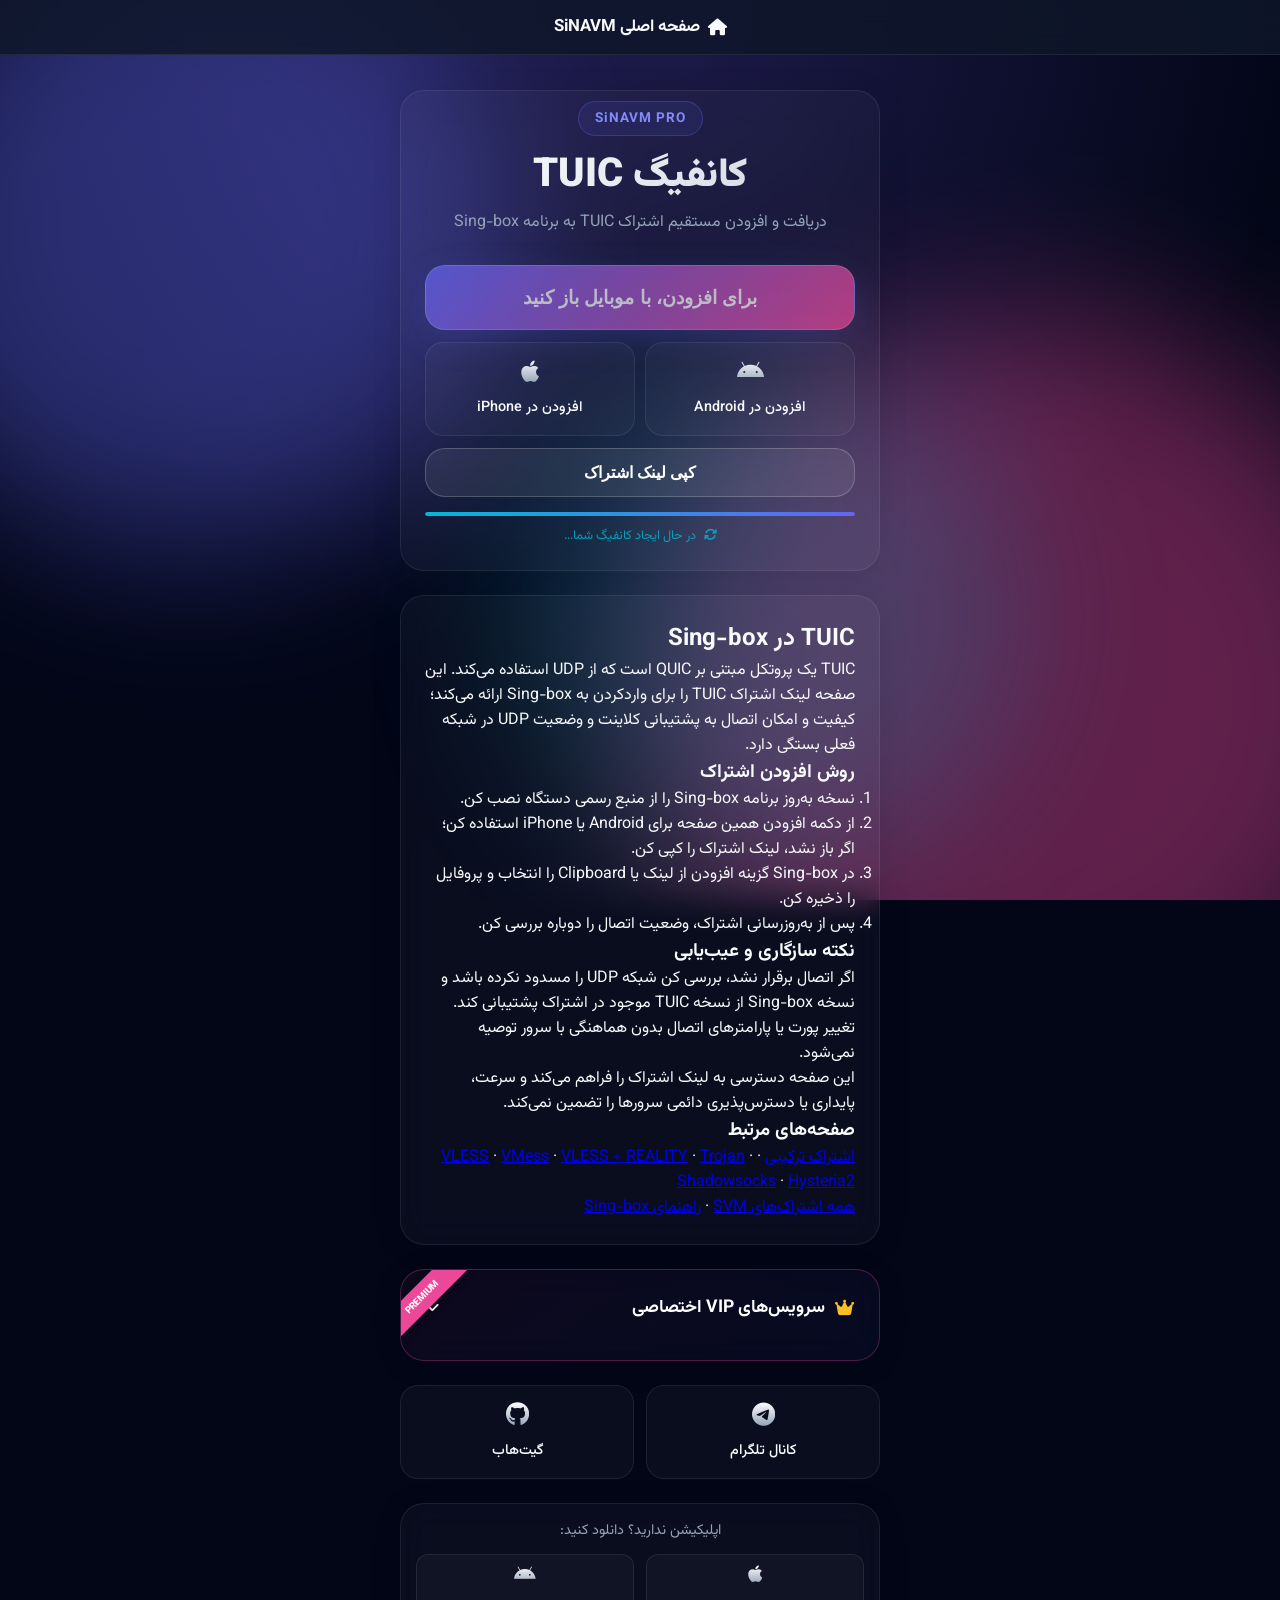
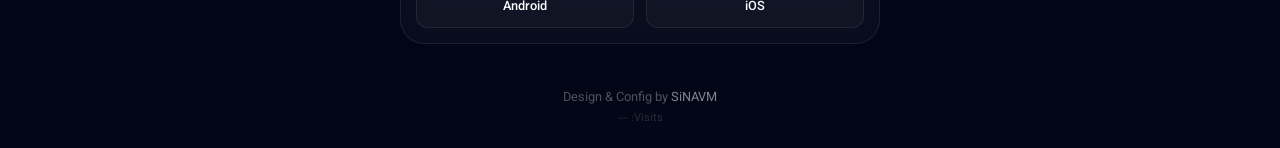
<file: singbox/tuic.html>
<!DOCTYPE html>
<html lang="fa" dir="rtl">
<head>
    <meta charset="UTF-8">
    <meta name="viewport" content="width=device-width, initial-scale=1.0, maximum-scale=1.0, user-scalable=no">
    <meta name="description" content="دریافت اشتراک TUIC برای Sing-box از SVM؛ افزودن مستقیم در Android و iPhone، کپی لینک و نکات شبکه UDP و QUIC.">
    <meta name="theme-color" content="#0f172a">
    <meta name="author" content="SiNAVM">
    <meta name="robots" content="index, follow, max-snippet:-1, max-image-preview:large, max-video-preview:-1">
    <link rel="icon" type="image/svg+xml" href="https://sinavm.github.io/sinavm/logo/sinavm_favicon.svg">
    <link rel="apple-touch-icon" href="https://sinavm.github.io/sinavm/logo/sinavm_logo.jpg">
    <link rel="canonical" href="https://sinavm.github.io/SVM/singbox/tuic.html">

    <title>کانفیگ TUIC رایگان Sing-box | اشتراک SVM</title>

    <meta property="og:type" content="website">
    <meta property="og:url" content="https://sinavm.github.io/SVM/singbox/tuic.html">
    <meta property="og:title" content="کانفیگ TUIC رایگان Sing-box | اشتراک SVM">
    <meta property="og:description" content="دریافت اشتراک TUIC برای Sing-box از SVM؛ افزودن مستقیم در Android و iPhone، کپی لینک و نکات شبکه UDP و QUIC.">
    <meta property="og:site_name" content="SiNAVM">
    <meta property="og:image" content="https://sinavm.github.io/sinavm/logo/sinavm_logo.jpg">
    <meta property="og:image:alt" content="لوگوی SiNAVM">

    <meta name="twitter:card" content="summary_large_image">
    <meta name="twitter:title" content="کانفیگ TUIC رایگان Sing-box | اشتراک SVM">
    <meta name="twitter:description" content="دریافت اشتراک TUIC برای Sing-box از SVM؛ افزودن مستقیم در Android و iPhone، کپی لینک و نکات شبکه UDP و QUIC.">

    <script type="application/ld+json">
    {
      "@context": "https://schema.org",
      "@graph": [
        {
          "@type": "Organization",
          "name": "SiNAVM",
          "url": "https://sinavm.github.io/SVM/singbox/tuic.html",
          "description": "ارائه‌دهنده کانفیگ‌های رایگان و اختصاصی Sing-box و V2Ray برای اتصال امن، سریع و بدون قطعی به اینترنت آزاد",
          "sameAs": [
            "https://t.me/sinavm",
            "https://github.com/sinavm",
            "https://t.me/sinvt"
          ],
          "contactPoint": {
            "@type": "ContactPoint",
            "contactType": "customer service",
            "availableLanguage": ["Persian", "Farsi"]
          }
        },
        {
          "@type": "WebSite",
          "url": "https://sinavm.github.io/SVM/singbox/tuic.html",
          "name": "SiNAVM | اتصال هوشمند",
          "description": "دانلود کانفیگ رایگان Sing-box و V2Ray - وی پی ان پرسرعت و ایمن",
          "potentialAction": {
            "@type": "SearchAction",
            "target": "https://sinavm.github.io/SVM/singbox/tuic.html?q={search_term_string}",
            "query-input": "required name=search_term_string"
          }
        },
        {
          "@type": "Service",
          "name": "کانفیگ‌های Sing-box و V2Ray SiNAVM",
          "description": "کانفیگ‌های رایگان و VIP برای دسترسی به اینترنت بدون سانسور با کلاینت Sing-box و V2Ray",
          "provider": {
            "@type": "Organization",
            "name": "SiNAVM"
          },
          "areaServed": {
            "@type": "Country",
            "name": "Iran"
          },
          "offers": {
            "@type": "Offer",
            "price": "0",
            "priceCurrency": "IRR",
            "description": "کانفیگ رایگان + پلن‌های VIP اختصاصی با پینگ پایین و IP ثابت"
          }
        }
      ]
    }
    </script>

    <link href="https://fonts.googleapis.com/css2?family=Vazirmatn:wght@300;500;700;900&display=swap" rel="stylesheet">
    <link rel="stylesheet" href="https://cdnjs.cloudflare.com/ajax/libs/font-awesome/6.4.0/css/all.min.css">

    <style>
        :root {
            --bg-deep: #020617;
            --primary: #6366f1;
            --accent: #ec4899;
            --cyan: #06b6d4;
            --glass: rgba(255, 255, 255, 0.03);
            --glass-border: rgba(255, 255, 255, 0.08);
            --text-main: #f8fafc;
            --text-muted: #94a3b8;
            --shadow-glow: 0 0 50px rgba(99, 102, 241, 0.15);
        }

        * { margin: 0; padding: 0; box-sizing: border-box; -webkit-tap-highlight-color: transparent; }

        body {
            font-family: 'Vazirmatn', sans-serif;
            background-color: var(--bg-deep);
            color: var(--text-main);
            min-height: 100vh;
            overflow-x: hidden;
            padding-top: 70px;
            display: flex;
            flex-direction: column;
            align-items: center;
            position: relative;
        }

        .top-bar {
            position: fixed;
            top: 0;
            left: 0;
            width: 100%;
            height: 55px;
            background: rgba(15, 23, 42, 0.85);
            backdrop-filter: blur(12px);
            -webkit-backdrop-filter: blur(12px);
            border-bottom: 1px solid var(--glass-border);
            display: flex;
            justify-content: center;
            align-items: center;
            z-index: 1000;
        }
        .home-link {
            color: var(--text-main);
            text-decoration: none;
            font-weight: 700;
            font-size: 1.05rem;
            display: flex;
            align-items: center;
            gap: 8px;
            transition: color 0.3s;
        }
        .home-link:hover {
            color: var(--accent);
        }

        .aurora-bg {
            position: fixed;
            top: 0; left: 0; width: 100%; height: 100%;
            z-index: -1;
            overflow: hidden;
            background: radial-gradient(circle at 50% 0%, #1e1b4b 0%, var(--bg-deep) 60%);
        }
        .orb {
            position: absolute;
            border-radius: 50%;
            filter: blur(80px);
            opacity: 0.4;
            animation: floatOrb 20s infinite ease-in-out;
        }
        .orb-1 { top: -10%; left: -10%; width: 50vw; height: 50vw; background: var(--primary); animation-delay: 0s; }
        .orb-2 { bottom: -20%; right: -10%; width: 60vw; height: 60vw; background: var(--accent); animation-delay: -5s; }
        .orb-3 { top: 40%; left: 40%; width: 40vw; height: 40vw; background: var(--cyan); opacity: 0.2; animation-delay: -10s; }

        @keyframes floatOrb {
            0%, 100% { transform: translate(0, 0) scale(1); }
            33% { transform: translate(30px, -50px) scale(1.1); }
            66% { transform: translate(-20px, 20px) scale(0.95); }
        }

        .container {
            width: 90%;
            max-width: 480px;
            z-index: 10;
            padding: 20px 0;
            display: flex;
            flex-direction: column;
            gap: 24px;
        }

        .card {
            background: var(--glass);
            backdrop-filter: blur(16px);
            -webkit-backdrop-filter: blur(16px);
            border: 1px solid var(--glass-border);
            border-radius: 24px;
            padding: 24px;
            box-shadow: 0 4px 30px rgba(0, 0, 0, 0.1);
            transition: transform 0.3s ease, box-shadow 0.3s ease;
        }
        .card:hover { transform: translateY(-3px); box-shadow: var(--shadow-glow); border-color: rgba(255,255,255,0.15); }

        .hero { text-align: center; padding-top: 10px; }
        .brand-badge {
            display: inline-block;
            padding: 6px 16px;
            background: rgba(99, 102, 241, 0.1);
            border: 1px solid rgba(99, 102, 241, 0.3);
            border-radius: 50px;
            color: #818cf8;
            font-size: 0.85rem;
            font-weight: 700;
            margin-bottom: 16px;
            letter-spacing: 1px;
        }
        .hero h1 {
            font-size: 2.5rem;
            font-weight: 900;
            line-height: 1.2;
            background: linear-gradient(135deg, #fff 0%, #cbd5e1 100%);
            -webkit-background-clip: text;
            -webkit-text-fill-color: transparent;
            margin-bottom: 10px;
        }
        .hero p { color: var(--text-muted); font-size: 1rem; margin-bottom: 30px; }

        .action-btn-wrapper { position: relative; margin: 0 auto; width: 100%; }
        .action-btn {
            display: flex;
            align-items: center;
            justify-content: center;
            width: 100%;
            padding: 20px;
            font-size: 1.2rem;
            font-weight: 700;
            color: white;
            text-decoration: none;
            background: linear-gradient(135deg, var(--primary), var(--accent));
            border-radius: 20px;
            position: relative;
            overflow: hidden;
            transition: all 0.4s cubic-bezier(0.4, 0, 0.2, 1);
            box-shadow: 0 10px 40px -10px rgba(99, 102, 241, 0.5);
            border: 1px solid rgba(255,255,255,0.2);
        }
        .action-btn i { margin-left: 10px; font-size: 1.4rem; }
        .action-btn::before {
            content: ''; position: absolute; top: 0; left: -100%; width: 100%; height: 100%;
            background: linear-gradient(90deg, transparent, rgba(255,255,255,0.3), transparent);
            transition: left 0.6s;
        }
        .action-btn:hover { transform: scale(1.02); box-shadow: 0 20px 50px -10px rgba(236, 72, 153, 0.5); }
        .action-btn:hover::before { left: 100%; }

        .loader-container {
            margin-top: 15px;
            height: 4px;
            background: rgba(255,255,255,0.05);
            border-radius: 4px;
            overflow: hidden;
            position: relative;
        }
        .loader-bar {
            height: 100%;
            width: 0%;
            background: linear-gradient(90deg, var(--cyan), var(--primary));
            animation: loadProgress 3s ease-out forwards;
            border-radius: 4px;
        }
        @keyframes loadProgress { 0% { width: 0; } 100% { width: 100%; } }

        .vip-card {
            border: 1px solid rgba(236, 72, 153, 0.3);
            background: linear-gradient(145deg, rgba(236, 72, 153, 0.05), rgba(99, 102, 241, 0.05));
            position: relative;
            overflow: hidden;
        }
        .vip-card::after {
            content: 'PREMIUM';
            position: absolute;
            top: 15px; left: -30px;
            background: var(--accent);
            color: white;
            font-size: 0.6rem;
            font-weight: 800;
            padding: 5px 30px;
            transform: rotate(-45deg);
            box-shadow: 0 2px 10px rgba(0,0,0,0.2);
        }
        .vip-header { display: flex; align-items: center; justify-content: space-between; margin-bottom: 15px; cursor: pointer; }
        .vip-title { font-size: 1.1rem; font-weight: 700; color: #fdfdfd; display: flex; align-items: center; gap: 10px; }
        .vip-title i { color: #fbbf24; }
        
        .vip-content { 
            max-height: 0; overflow: hidden; transition: max-height 0.5s ease; 
            color: var(--text-muted); font-size: 0.9rem; line-height: 1.6;
        }
        .vip-content.show { max-height: 200px; padding-top: 10px; border-top: 1px dashed rgba(255,255,255,0.1); }
        .vip-tag { 
            display: inline-block; background: rgba(255,255,255,0.05); 
            padding: 4px 10px; border-radius: 8px; margin: 2px; font-size: 0.8rem; color: var(--cyan);
        }

        .grid-links { display: grid; grid-template-columns: 1fr 1fr; gap: 12px; }
        .mini-card {
            background: var(--glass);
            border: 1px solid var(--glass-border);
            border-radius: 18px;
            padding: 16px;
            text-align: center;
            text-decoration: none;
            color: var(--text-main);
            transition: all 0.3s;
            display: flex;
            flex-direction: column;
            align-items: center;
            justify-content: center;
            gap: 8px;
        }
        .mini-card:hover { background: rgba(255,255,255,0.08); transform: translateY(-2px); }
        .mini-card i { font-size: 1.5rem; margin-bottom: 5px; background: linear-gradient(to bottom, #fff, #94a3b8); -webkit-background-clip: text; -webkit-text-fill-color: transparent; }
        .mini-card span { font-size: 0.9rem; font-weight: 500; }

        .footer { text-align: center; margin-top: 20px; font-size: 0.8rem; color: rgba(255,255,255,0.3); }
        .footer a { color: rgba(255,255,255,0.5); text-decoration: none; transition: 0.3s; }
        .footer a:hover { color: var(--primary); }

        .toast {
            position: fixed; bottom: 30px; left: 50%; transform: translateX(-50%) translateY(100px);
            background: rgba(15, 23, 42, 0.9); border: 1px solid var(--primary);
            color: white; padding: 12px 24px; border-radius: 50px;
            box-shadow: 0 10px 40px rgba(0,0,0,0.5);
            font-size: 0.9rem; z-index: 100; opacity: 0; transition: all 0.5s cubic-bezier(0.175, 0.885, 0.32, 1.275);
            display: flex; align-items: center; gap: 10px;
        }
        .toast.show { transform: translateX(-50%) translateY(0); opacity: 1; }
        .toast i { color: #4ade80; }
    </style>
<meta name="twitter:image" content="https://sinavm.github.io/sinavm/logo/sinavm_logo.jpg">
</head>
<body>

    <div class="top-bar">
        <a href="https://sinavm.github.io/SVM/" class="home-link">
            <i class="fas fa-home"></i>
            <span>صفحه اصلی SiNAVM</span>
        </a>
    </div>

    <div class="aurora-bg">
        <div class="orb orb-1"></div>
        <div class="orb orb-2"></div>
        <div class="orb orb-3"></div>
    </div>

    <div class="container">

        <div class="card hero">
            <span class="brand-badge">SiNAVM PRO</span>
            <h1>کانفیگ TUIC</h1>
            <p>دریافت و افزودن مستقیم اشتراک TUIC به برنامه Sing-box</p>
            
            <div class="action-btn-wrapper">
                <button class="action-btn" id="mainBtn" type="button">
                    <i class="fas fa-bolt"></i>
                    افزودن TUIC به Sing-box  
                </button>
            </div>

            <div style="display:grid;grid-template-columns:1fr 1fr;gap:10px;margin-top:12px;">
                <a class="mini-card" id="androidImport" href="#" style="justify-content:center;cursor:pointer;"><i class="fab fa-android"></i><span>افزودن در Android</span></a>
                <a class="mini-card" id="iosImport" href="#" style="justify-content:center;cursor:pointer;"><i class="fab fa-apple"></i><span>افزودن در iPhone</span></a>
            </div>
            <button class="action-btn" id="copyConfig" type="button" style="margin-top:12px;background:rgba(255,255,255,.08);box-shadow:none;font-size:1rem;padding:14px;">کپی لینک اشتراک</button>
            <div class="loader-container">
                <div class="loader-bar"></div>
            </div>
            <div style="margin-top: 10px; font-size: 0.8rem; color: var(--cyan); opacity: 0.8;">
                <i class="fas fa-sync fa-spin" style="margin-left:5px;"></i> در حال ایجاد کانفیگ شما...
            </div>
        </div>

        <section class="card protocol-guide" aria-labelledby="protocol-guide">
            <h2 id="protocol-guide">TUIC در Sing-box</h2>
            <p>TUIC یک پروتکل مبتنی بر QUIC است که از UDP استفاده می‌کند. این صفحه لینک اشتراک TUIC را برای واردکردن به Sing-box ارائه می‌کند؛ کیفیت و امکان اتصال به پشتیبانی کلاینت و وضعیت UDP در شبکه فعلی بستگی دارد.</p>
            <h3>روش افزودن اشتراک</h3>
            <ol>
                <li>نسخه به‌روز برنامه Sing-box را از منبع رسمی دستگاه نصب کن.</li>
                <li>از دکمه افزودن همین صفحه برای Android یا iPhone استفاده کن؛ اگر باز نشد، لینک اشتراک را کپی کن.</li>
                <li>در Sing-box گزینه افزودن از لینک یا Clipboard را انتخاب و پروفایل را ذخیره کن.</li>
                <li>پس از به‌روزرسانی اشتراک، وضعیت اتصال را دوباره بررسی کن.</li>
            </ol>
            <h3>نکته سازگاری و عیب‌یابی</h3>
            <p>اگر اتصال برقرار نشد، بررسی کن شبکه UDP را مسدود نکرده باشد و نسخه Sing-box از نسخه TUIC موجود در اشتراک پشتیبانی کند. تغییر پورت یا پارامترهای اتصال بدون هماهنگی با سرور توصیه نمی‌شود.</p>
            <p>این صفحه دسترسی به لینک اشتراک را فراهم می‌کند و سرعت، پایداری یا دسترس‌پذیری دائمی سرورها را تضمین نمی‌کند.</p>
        <nav class="protocol-related" aria-label="سایر اشتراک‌های Sing-box"><h3>صفحه‌های مرتبط</h3><p><a href="https://sinavm.github.io/SVM/singbox/mix.html">اشتراک ترکیبی</a> · <a href="https://sinavm.github.io/SVM/singbox/vless.html">VLESS</a> · <a href="https://sinavm.github.io/SVM/singbox/vmess.html">VMess</a> · <a href="https://sinavm.github.io/SVM/singbox/reality.html">VLESS + REALITY</a> · <a href="https://sinavm.github.io/SVM/singbox/trojan.html">Trojan</a> · <a href="https://sinavm.github.io/SVM/singbox/ss.html">Shadowsocks</a> · <a href="https://sinavm.github.io/SVM/singbox/hy2.html">Hysteria2</a></p><p><a href="https://sinavm.github.io/SVM/">همه اشتراک‌های SVM</a> · <a href="https://sinavm.github.io/sing-box/">راهنمای Sing-box</a></p></nav>
        </section>
        <div class="card vip-card">
            <div class="vip-header" onclick="toggleVip()">
                <div class="vip-title">
                    <i class="fas fa-crown"></i>
                    سرویس‌های VIP اختصاصی
                </div>
                <i class="fas fa-chevron-down" id="vipIcon" style="transition: 0.3s; font-size: 0.9rem;"></i>
            </div>
            <div class="vip-content" id="vipContent">
                <p>با خرید اشتراک VIP به سرورهای اختصاصی و پرسرعت دسترسی پیدا کنید:</p>
                <div style="margin: 10px 0;">
                    <span class="vip-tag">پینگ پایین</span>
                    <span class="vip-tag">IP ثابت</span>
                    <span class="vip-tag">بدون قطعی</span>
                    <span class="vip-tag">پشتیبانی ۲۴/۷</span>
                </div>
                <a href="https://t.me/sinavmbot" target="_blank" style="display: block; margin-top: 15px; color: var(--accent); text-decoration: none; font-weight: 700; font-size: 0.9rem;">
                    مشاهده پلن‌ها و خرید <i class="fas fa-arrow-left" style="margin-right: 5px;"></i>
                </a>
            </div>
        </div>

        <div class="grid-links">
            <a href="https://t.me/sinavm" target="_blank" class="mini-card">
                <i class="fab fa-telegram-plane"></i>
                <span>کانال تلگرام</span>
            </a>
            <a href="https://github.com/sinavm" target="_blank" class="mini-card">
                <i class="fab fa-github"></i>
                <span>گیت‌هاب</span>
            </a>
        </div>

        <div class="card" style="padding: 15px;">
            <div style="font-size: 0.9rem; margin-bottom: 12px; text-align: center; color: var(--text-muted);">اپلیکیشن ندارید؟ دانلود کنید:</div>
            <div class="grid-links">
                <a href="https://apps.apple.com/app/id6785326793" class="mini-card" style="border-radius: 12px; padding: 10px;">
                    <i class="fab fa-apple" style="font-size: 1.2rem;"></i>
                    <span style="font-size: 0.8rem;">iOS</span>
                </a>
                <a href="https://play.google.com/store/apps/details?id=io.nekohasekai.sfa" class="mini-card" style="border-radius: 12px; padding: 10px;">
                    <i class="fab fa-android" style="font-size: 1.2rem; color: #3ddc84;"></i>
                    <span style="font-size: 0.8rem;">Android</span>
                </a>
            </div>
        </div>

        <div class="footer">
            Design & Config by <a href="https://t.me/sinavm">SiNAVM</a>
            <br>
            <span id="visit-count" style="opacity: 0.5; font-size: 0.7rem;">Visits: Loading...</span>
        </div>
    </div>

    <div class="toast" id="toast">
        <i class="fas fa-check-circle"></i>
        <span>لینک کپی شد!</span>
    </div>

    <script>

        const device = (() => {
            const ua = navigator.userAgent || '';
            if (/Android/i.test(ua)) return 'android';
            const isIOS = /iPad|iPhone|iPod/.test(ua) || 
                         (/Macintosh/i.test(ua) && (navigator.maxTouchPoints || 0) > 1);
            return isIOS ? 'ios' : 'desktop';
        })();


        const configUrl = 'https://raw.githubusercontent.com/sinavm/SVM/main/subscriptions/singbox/tuic.json';
        const configLinks = { android: configUrl, ios: configUrl };

        function getDeepLink() {
            const baseUrl = configLinks[device] || configLinks.ios;
            return `sing-box://import-remote-profile?url=${encodeURIComponent(baseUrl)}#SVM%20TUIC`;
        }

        function openConfigLink() {
            const link = getDeepLink();
            const iframe = document.createElement('iframe');
            iframe.style.cssText = 'display:none;width:0;height:0;border:0;';
            iframe.src = link;
            document.body.appendChild(iframe);
            setTimeout(() => {
                if (iframe && iframe.parentNode) iframe.parentNode.removeChild(iframe);
            }, 2000);
        }

        let autoCancelled = false;


        const androidImport = document.getElementById('androidImport');
        const iosImport = document.getElementById('iosImport');
        if (androidImport) androidImport.href = getDeepLink();
        if (iosImport) iosImport.href = getDeepLink();
        const copyConfig = document.getElementById('copyConfig');
        if (copyConfig) copyConfig.addEventListener('click', async () => {
            try {
                await navigator.clipboard.writeText(configUrl);
                const label = copyConfig.textContent;
                copyConfig.textContent = 'لینک کپی شد';
                setTimeout(() => copyConfig.textContent = label, 1800);
            } catch (error) {
                const field = document.createElement('textarea');
                field.value = configUrl;
                document.body.appendChild(field);
                field.select();
                document.execCommand('copy');
                field.remove();
                copyConfig.textContent = 'لینک کپی شد';
            }
        });

        const mainBtn = document.getElementById('mainBtn');
        if (mainBtn) {
            mainBtn.addEventListener('click', (e) => {
                e.preventDefault();
                autoCancelled = true;
                openConfigLink();
            });

            if (device === 'desktop') {
                mainBtn.textContent = 'برای افزودن، با موبایل باز کنید';
                mainBtn.style.opacity = "0.7";
            }
        }

        setTimeout(() => {
            if (!autoCancelled && device !== 'desktop' && document.visibilityState === 'visible') {
                autoCancelled = true;
                openConfigLink();
            }
        }, 2500);


        function toggleVip() {
            const content = document.getElementById('vipContent');
            const icon = document.getElementById('vipIcon');
            if (!content || !icon) return;
            content.classList.toggle('show');
            icon.style.transform = content.classList.contains('show') ? 'rotate(180deg)' : 'rotate(0deg)';
        }

        const visitEl = document.getElementById('visit-count');
        if (visitEl) {
            fetch('https://page-views.count1.workers.dev')
                .then(r => r.text())
                .then(d => visitEl.innerText = 'Visits: ' + d)
                .catch(() => visitEl.innerText = 'Visits: --');
        }

        document.addEventListener('contextmenu', event => event.preventDefault());
    </script>
</body>
</html>
</file>
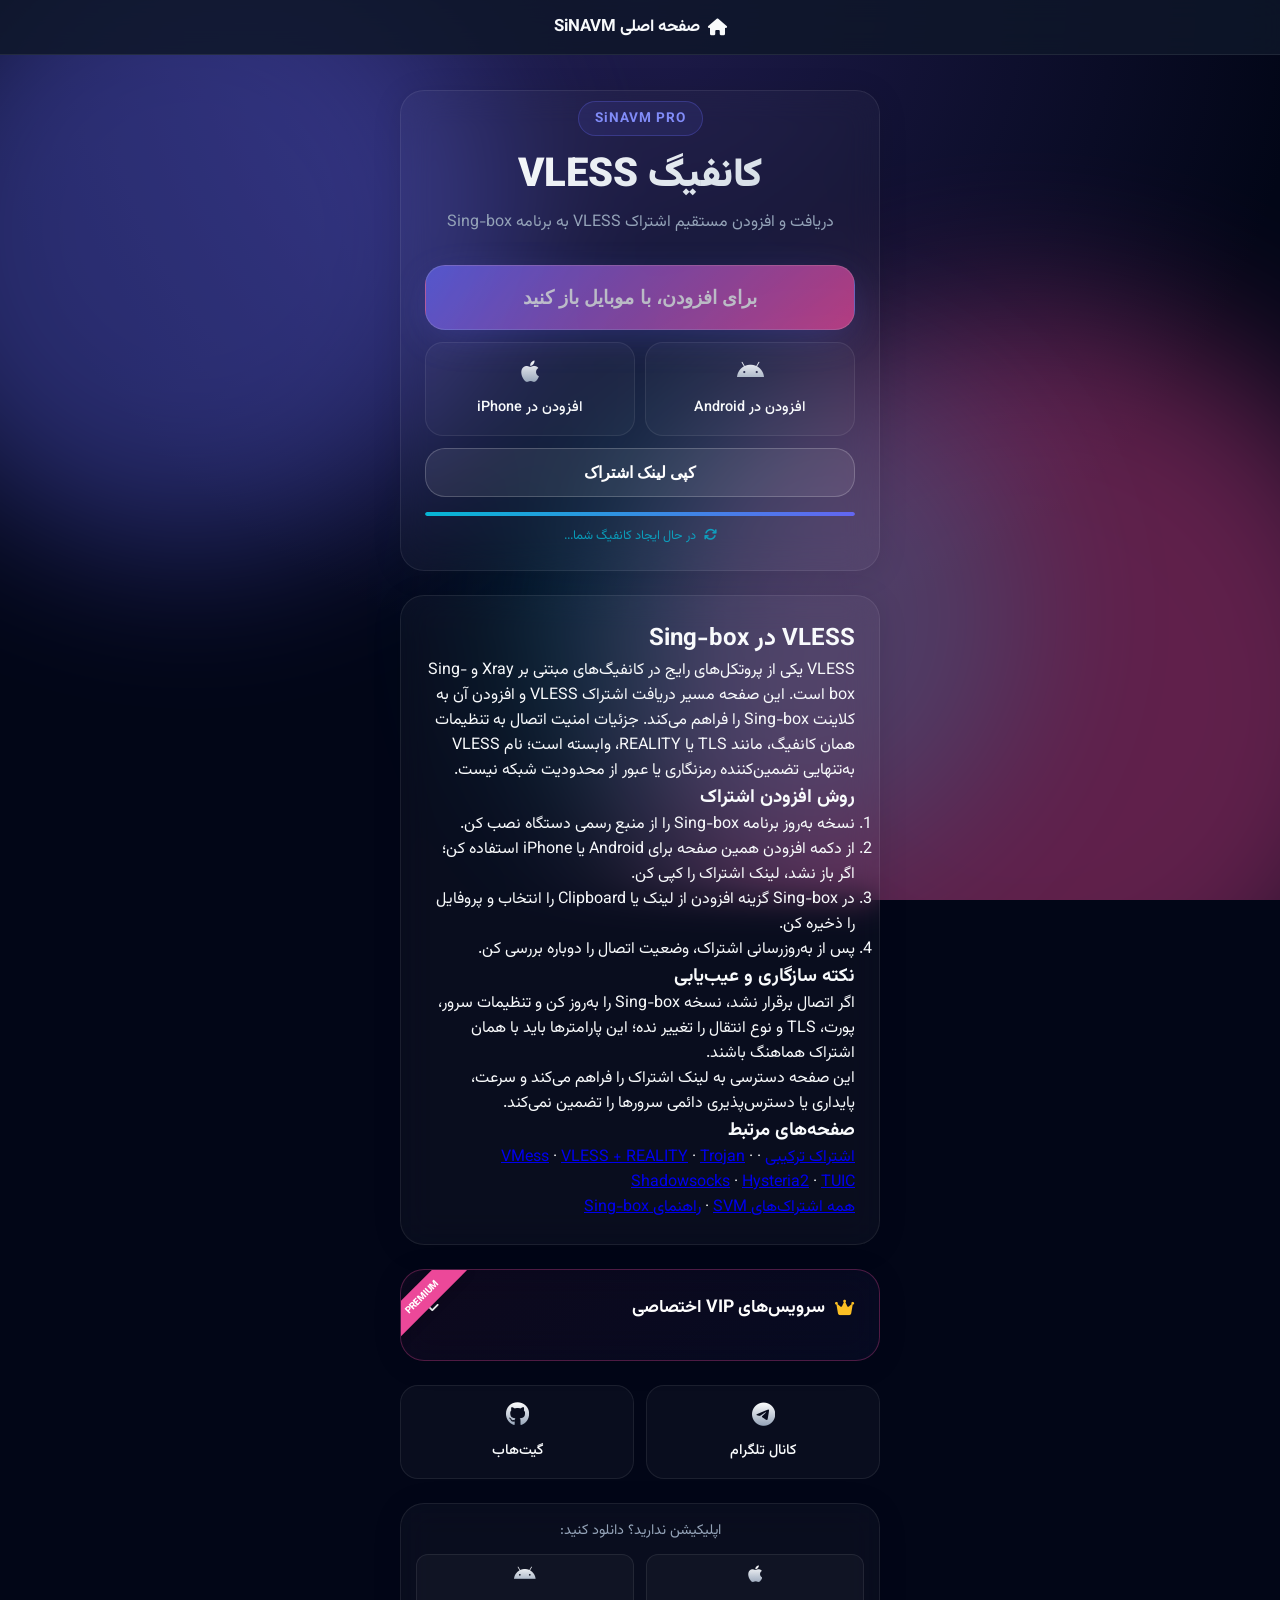
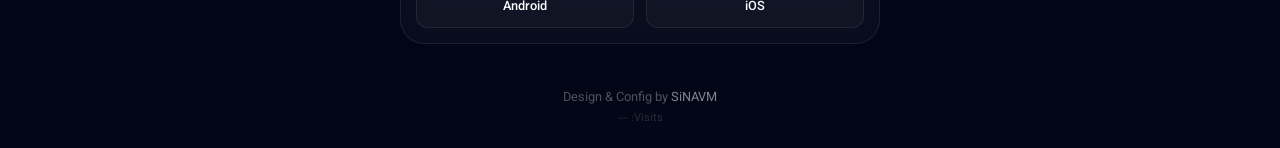
<file: singbox/vless.html>
<!DOCTYPE html>
<html lang="fa" dir="rtl">
<head>
    <meta charset="UTF-8">
    <meta name="viewport" content="width=device-width, initial-scale=1.0, maximum-scale=1.0, user-scalable=no">
    <meta name="description" content="دریافت اشتراک VLESS برای Sing-box از SVM؛ افزودن مستقیم در Android و iPhone، کپی لینک و نکات سازگاری تنظیمات TLS و REALITY.">
    <meta name="theme-color" content="#0f172a">
    <meta name="author" content="SiNAVM">
    <meta name="robots" content="index, follow, max-snippet:-1, max-image-preview:large, max-video-preview:-1">
    <link rel="icon" type="image/svg+xml" href="https://sinavm.github.io/sinavm/logo/sinavm_favicon.svg">
    <link rel="apple-touch-icon" href="https://sinavm.github.io/sinavm/logo/sinavm_logo.jpg">
    <link rel="canonical" href="https://sinavm.github.io/SVM/singbox/vless.html">

    <title>کانفیگ VLESS رایگان Sing-box | اشتراک SVM</title>

    <meta property="og:type" content="website">
    <meta property="og:url" content="https://sinavm.github.io/SVM/singbox/vless.html">
    <meta property="og:title" content="کانفیگ VLESS رایگان Sing-box | اشتراک SVM">
    <meta property="og:description" content="دریافت اشتراک VLESS برای Sing-box از SVM؛ افزودن مستقیم در Android و iPhone، کپی لینک و نکات سازگاری تنظیمات TLS و REALITY.">
    <meta property="og:site_name" content="SiNAVM">
    <meta property="og:image" content="https://sinavm.github.io/sinavm/logo/sinavm_logo.jpg">
    <meta property="og:image:alt" content="لوگوی SiNAVM">

    <meta name="twitter:card" content="summary_large_image">
    <meta name="twitter:title" content="کانفیگ VLESS رایگان Sing-box | اشتراک SVM">
    <meta name="twitter:description" content="دریافت اشتراک VLESS برای Sing-box از SVM؛ افزودن مستقیم در Android و iPhone، کپی لینک و نکات سازگاری تنظیمات TLS و REALITY.">

    <script type="application/ld+json">
    {
      "@context": "https://schema.org",
      "@graph": [
        {
          "@type": "Organization",
          "name": "SiNAVM",
          "url": "https://sinavm.github.io/SVM/singbox/vless.html",
          "description": "ارائه‌دهنده کانفیگ‌های رایگان و اختصاصی Sing-box و V2Ray برای اتصال امن، سریع و بدون قطعی به اینترنت آزاد",
          "sameAs": [
            "https://t.me/sinavm",
            "https://github.com/sinavm",
            "https://t.me/sinvt"
          ],
          "contactPoint": {
            "@type": "ContactPoint",
            "contactType": "customer service",
            "availableLanguage": ["Persian", "Farsi"]
          }
        },
        {
          "@type": "WebSite",
          "url": "https://sinavm.github.io/SVM/singbox/vless.html",
          "name": "SiNAVM | اتصال هوشمند",
          "description": "دانلود کانفیگ رایگان Sing-box و V2Ray - وی پی ان پرسرعت و ایمن",
          "potentialAction": {
            "@type": "SearchAction",
            "target": "https://sinavm.github.io/SVM/singbox/vless.html?q={search_term_string}",
            "query-input": "required name=search_term_string"
          }
        },
        {
          "@type": "Service",
          "name": "کانفیگ‌های Sing-box و V2Ray SiNAVM",
          "description": "کانفیگ‌های رایگان و VIP برای دسترسی به اینترنت بدون سانسور با کلاینت Sing-box و V2Ray",
          "provider": {
            "@type": "Organization",
            "name": "SiNAVM"
          },
          "areaServed": {
            "@type": "Country",
            "name": "Iran"
          },
          "offers": {
            "@type": "Offer",
            "price": "0",
            "priceCurrency": "IRR",
            "description": "کانفیگ رایگان + پلن‌های VIP اختصاصی با پینگ پایین و IP ثابت"
          }
        }
      ]
    }
    </script>

    <link href="https://fonts.googleapis.com/css2?family=Vazirmatn:wght@300;500;700;900&display=swap" rel="stylesheet">
    <link rel="stylesheet" href="https://cdnjs.cloudflare.com/ajax/libs/font-awesome/6.4.0/css/all.min.css">

    <style>
        :root {
            --bg-deep: #020617;
            --primary: #6366f1;
            --accent: #ec4899;
            --cyan: #06b6d4;
            --glass: rgba(255, 255, 255, 0.03);
            --glass-border: rgba(255, 255, 255, 0.08);
            --text-main: #f8fafc;
            --text-muted: #94a3b8;
            --shadow-glow: 0 0 50px rgba(99, 102, 241, 0.15);
        }

        * { margin: 0; padding: 0; box-sizing: border-box; -webkit-tap-highlight-color: transparent; }

        body {
            font-family: 'Vazirmatn', sans-serif;
            background-color: var(--bg-deep);
            color: var(--text-main);
            min-height: 100vh;
            overflow-x: hidden;
            padding-top: 70px;
            display: flex;
            flex-direction: column;
            align-items: center;
            position: relative;
        }

        .top-bar {
            position: fixed;
            top: 0;
            left: 0;
            width: 100%;
            height: 55px;
            background: rgba(15, 23, 42, 0.85);
            backdrop-filter: blur(12px);
            -webkit-backdrop-filter: blur(12px);
            border-bottom: 1px solid var(--glass-border);
            display: flex;
            justify-content: center;
            align-items: center;
            z-index: 1000;
        }
        .home-link {
            color: var(--text-main);
            text-decoration: none;
            font-weight: 700;
            font-size: 1.05rem;
            display: flex;
            align-items: center;
            gap: 8px;
            transition: color 0.3s;
        }
        .home-link:hover {
            color: var(--accent);
        }

        .aurora-bg {
            position: fixed;
            top: 0; left: 0; width: 100%; height: 100%;
            z-index: -1;
            overflow: hidden;
            background: radial-gradient(circle at 50% 0%, #1e1b4b 0%, var(--bg-deep) 60%);
        }
        .orb {
            position: absolute;
            border-radius: 50%;
            filter: blur(80px);
            opacity: 0.4;
            animation: floatOrb 20s infinite ease-in-out;
        }
        .orb-1 { top: -10%; left: -10%; width: 50vw; height: 50vw; background: var(--primary); animation-delay: 0s; }
        .orb-2 { bottom: -20%; right: -10%; width: 60vw; height: 60vw; background: var(--accent); animation-delay: -5s; }
        .orb-3 { top: 40%; left: 40%; width: 40vw; height: 40vw; background: var(--cyan); opacity: 0.2; animation-delay: -10s; }

        @keyframes floatOrb {
            0%, 100% { transform: translate(0, 0) scale(1); }
            33% { transform: translate(30px, -50px) scale(1.1); }
            66% { transform: translate(-20px, 20px) scale(0.95); }
        }

        .container {
            width: 90%;
            max-width: 480px;
            z-index: 10;
            padding: 20px 0;
            display: flex;
            flex-direction: column;
            gap: 24px;
        }

        .card {
            background: var(--glass);
            backdrop-filter: blur(16px);
            -webkit-backdrop-filter: blur(16px);
            border: 1px solid var(--glass-border);
            border-radius: 24px;
            padding: 24px;
            box-shadow: 0 4px 30px rgba(0, 0, 0, 0.1);
            transition: transform 0.3s ease, box-shadow 0.3s ease;
        }
        .card:hover { transform: translateY(-3px); box-shadow: var(--shadow-glow); border-color: rgba(255,255,255,0.15); }

        .hero { text-align: center; padding-top: 10px; }
        .brand-badge {
            display: inline-block;
            padding: 6px 16px;
            background: rgba(99, 102, 241, 0.1);
            border: 1px solid rgba(99, 102, 241, 0.3);
            border-radius: 50px;
            color: #818cf8;
            font-size: 0.85rem;
            font-weight: 700;
            margin-bottom: 16px;
            letter-spacing: 1px;
        }
        .hero h1 {
            font-size: 2.5rem;
            font-weight: 900;
            line-height: 1.2;
            background: linear-gradient(135deg, #fff 0%, #cbd5e1 100%);
            -webkit-background-clip: text;
            -webkit-text-fill-color: transparent;
            margin-bottom: 10px;
        }
        .hero p { color: var(--text-muted); font-size: 1rem; margin-bottom: 30px; }

        .action-btn-wrapper { position: relative; margin: 0 auto; width: 100%; }
        .action-btn {
            display: flex;
            align-items: center;
            justify-content: center;
            width: 100%;
            padding: 20px;
            font-size: 1.2rem;
            font-weight: 700;
            color: white;
            text-decoration: none;
            background: linear-gradient(135deg, var(--primary), var(--accent));
            border-radius: 20px;
            position: relative;
            overflow: hidden;
            transition: all 0.4s cubic-bezier(0.4, 0, 0.2, 1);
            box-shadow: 0 10px 40px -10px rgba(99, 102, 241, 0.5);
            border: 1px solid rgba(255,255,255,0.2);
        }
        .action-btn i { margin-left: 10px; font-size: 1.4rem; }
        .action-btn::before {
            content: ''; position: absolute; top: 0; left: -100%; width: 100%; height: 100%;
            background: linear-gradient(90deg, transparent, rgba(255,255,255,0.3), transparent);
            transition: left 0.6s;
        }
        .action-btn:hover { transform: scale(1.02); box-shadow: 0 20px 50px -10px rgba(236, 72, 153, 0.5); }
        .action-btn:hover::before { left: 100%; }

        .loader-container {
            margin-top: 15px;
            height: 4px;
            background: rgba(255,255,255,0.05);
            border-radius: 4px;
            overflow: hidden;
            position: relative;
        }
        .loader-bar {
            height: 100%;
            width: 0%;
            background: linear-gradient(90deg, var(--cyan), var(--primary));
            animation: loadProgress 3s ease-out forwards;
            border-radius: 4px;
        }
        @keyframes loadProgress { 0% { width: 0; } 100% { width: 100%; } }

        .vip-card {
            border: 1px solid rgba(236, 72, 153, 0.3);
            background: linear-gradient(145deg, rgba(236, 72, 153, 0.05), rgba(99, 102, 241, 0.05));
            position: relative;
            overflow: hidden;
        }
        .vip-card::after {
            content: 'PREMIUM';
            position: absolute;
            top: 15px; left: -30px;
            background: var(--accent);
            color: white;
            font-size: 0.6rem;
            font-weight: 800;
            padding: 5px 30px;
            transform: rotate(-45deg);
            box-shadow: 0 2px 10px rgba(0,0,0,0.2);
        }
        .vip-header { display: flex; align-items: center; justify-content: space-between; margin-bottom: 15px; cursor: pointer; }
        .vip-title { font-size: 1.1rem; font-weight: 700; color: #fdfdfd; display: flex; align-items: center; gap: 10px; }
        .vip-title i { color: #fbbf24; }
        
        .vip-content { 
            max-height: 0; overflow: hidden; transition: max-height 0.5s ease; 
            color: var(--text-muted); font-size: 0.9rem; line-height: 1.6;
        }
        .vip-content.show { max-height: 200px; padding-top: 10px; border-top: 1px dashed rgba(255,255,255,0.1); }
        .vip-tag { 
            display: inline-block; background: rgba(255,255,255,0.05); 
            padding: 4px 10px; border-radius: 8px; margin: 2px; font-size: 0.8rem; color: var(--cyan);
        }

        .grid-links { display: grid; grid-template-columns: 1fr 1fr; gap: 12px; }
        .mini-card {
            background: var(--glass);
            border: 1px solid var(--glass-border);
            border-radius: 18px;
            padding: 16px;
            text-align: center;
            text-decoration: none;
            color: var(--text-main);
            transition: all 0.3s;
            display: flex;
            flex-direction: column;
            align-items: center;
            justify-content: center;
            gap: 8px;
        }
        .mini-card:hover { background: rgba(255,255,255,0.08); transform: translateY(-2px); }
        .mini-card i { font-size: 1.5rem; margin-bottom: 5px; background: linear-gradient(to bottom, #fff, #94a3b8); -webkit-background-clip: text; -webkit-text-fill-color: transparent; }
        .mini-card span { font-size: 0.9rem; font-weight: 500; }

        .footer { text-align: center; margin-top: 20px; font-size: 0.8rem; color: rgba(255,255,255,0.3); }
        .footer a { color: rgba(255,255,255,0.5); text-decoration: none; transition: 0.3s; }
        .footer a:hover { color: var(--primary); }

        .toast {
            position: fixed; bottom: 30px; left: 50%; transform: translateX(-50%) translateY(100px);
            background: rgba(15, 23, 42, 0.9); border: 1px solid var(--primary);
            color: white; padding: 12px 24px; border-radius: 50px;
            box-shadow: 0 10px 40px rgba(0,0,0,0.5);
            font-size: 0.9rem; z-index: 100; opacity: 0; transition: all 0.5s cubic-bezier(0.175, 0.885, 0.32, 1.275);
            display: flex; align-items: center; gap: 10px;
        }
        .toast.show { transform: translateX(-50%) translateY(0); opacity: 1; }
        .toast i { color: #4ade80; }
    </style>
<meta name="twitter:image" content="https://sinavm.github.io/sinavm/logo/sinavm_logo.jpg">
</head>
<body>

    <div class="top-bar">
        <a href="https://sinavm.github.io/SVM/" class="home-link">
            <i class="fas fa-home"></i>
            <span>صفحه اصلی SiNAVM</span>
        </a>
    </div>

    <div class="aurora-bg">
        <div class="orb orb-1"></div>
        <div class="orb orb-2"></div>
        <div class="orb orb-3"></div>
    </div>

    <div class="container">

        <div class="card hero">
            <span class="brand-badge">SiNAVM PRO</span>
            <h1>کانفیگ VLESS</h1>
            <p>دریافت و افزودن مستقیم اشتراک VLESS به برنامه Sing-box</p>
            
            <div class="action-btn-wrapper">
                <button class="action-btn" id="mainBtn" type="button">
                    <i class="fas fa-bolt"></i>
                    افزودن VLESS به Sing-box  
                </button>
            </div>

            <div style="display:grid;grid-template-columns:1fr 1fr;gap:10px;margin-top:12px;">
                <a class="mini-card" id="androidImport" href="#" style="justify-content:center;cursor:pointer;"><i class="fab fa-android"></i><span>افزودن در Android</span></a>
                <a class="mini-card" id="iosImport" href="#" style="justify-content:center;cursor:pointer;"><i class="fab fa-apple"></i><span>افزودن در iPhone</span></a>
            </div>
            <button class="action-btn" id="copyConfig" type="button" style="margin-top:12px;background:rgba(255,255,255,.08);box-shadow:none;font-size:1rem;padding:14px;">کپی لینک اشتراک</button>
            <div class="loader-container">
                <div class="loader-bar"></div>
            </div>
            <div style="margin-top: 10px; font-size: 0.8rem; color: var(--cyan); opacity: 0.8;">
                <i class="fas fa-sync fa-spin" style="margin-left:5px;"></i> در حال ایجاد کانفیگ شما...
            </div>
        </div>

        <section class="card protocol-guide" aria-labelledby="protocol-guide">
            <h2 id="protocol-guide">VLESS در Sing-box</h2>
            <p>VLESS یکی از پروتکل‌های رایج در کانفیگ‌های مبتنی بر Xray و Sing-box است. این صفحه مسیر دریافت اشتراک VLESS و افزودن آن به کلاینت Sing-box را فراهم می‌کند. جزئیات امنیت اتصال به تنظیمات همان کانفیگ، مانند TLS یا REALITY، وابسته است؛ نام VLESS به‌تنهایی تضمین‌کننده رمزنگاری یا عبور از محدودیت شبکه نیست.</p>
            <h3>روش افزودن اشتراک</h3>
            <ol>
                <li>نسخه به‌روز برنامه Sing-box را از منبع رسمی دستگاه نصب کن.</li>
                <li>از دکمه افزودن همین صفحه برای Android یا iPhone استفاده کن؛ اگر باز نشد، لینک اشتراک را کپی کن.</li>
                <li>در Sing-box گزینه افزودن از لینک یا Clipboard را انتخاب و پروفایل را ذخیره کن.</li>
                <li>پس از به‌روزرسانی اشتراک، وضعیت اتصال را دوباره بررسی کن.</li>
            </ol>
            <h3>نکته سازگاری و عیب‌یابی</h3>
            <p>اگر اتصال برقرار نشد، نسخه Sing-box را به‌روز کن و تنظیمات سرور، پورت، TLS و نوع انتقال را تغییر نده؛ این پارامترها باید با همان اشتراک هماهنگ باشند.</p>
            <p>این صفحه دسترسی به لینک اشتراک را فراهم می‌کند و سرعت، پایداری یا دسترس‌پذیری دائمی سرورها را تضمین نمی‌کند.</p>
        <nav class="protocol-related" aria-label="سایر اشتراک‌های Sing-box"><h3>صفحه‌های مرتبط</h3><p><a href="https://sinavm.github.io/SVM/singbox/mix.html">اشتراک ترکیبی</a> · <a href="https://sinavm.github.io/SVM/singbox/vmess.html">VMess</a> · <a href="https://sinavm.github.io/SVM/singbox/reality.html">VLESS + REALITY</a> · <a href="https://sinavm.github.io/SVM/singbox/trojan.html">Trojan</a> · <a href="https://sinavm.github.io/SVM/singbox/ss.html">Shadowsocks</a> · <a href="https://sinavm.github.io/SVM/singbox/hy2.html">Hysteria2</a> · <a href="https://sinavm.github.io/SVM/singbox/tuic.html">TUIC</a></p><p><a href="https://sinavm.github.io/SVM/">همه اشتراک‌های SVM</a> · <a href="https://sinavm.github.io/sing-box/">راهنمای Sing-box</a></p></nav>
        </section>
        <div class="card vip-card">
            <div class="vip-header" onclick="toggleVip()">
                <div class="vip-title">
                    <i class="fas fa-crown"></i>
                    سرویس‌های VIP اختصاصی
                </div>
                <i class="fas fa-chevron-down" id="vipIcon" style="transition: 0.3s; font-size: 0.9rem;"></i>
            </div>
            <div class="vip-content" id="vipContent">
                <p>با خرید اشتراک VIP به سرورهای اختصاصی و پرسرعت دسترسی پیدا کنید:</p>
                <div style="margin: 10px 0;">
                    <span class="vip-tag">پینگ پایین</span>
                    <span class="vip-tag">IP ثابت</span>
                    <span class="vip-tag">بدون قطعی</span>
                    <span class="vip-tag">پشتیبانی ۲۴/۷</span>
                </div>
                <a href="https://t.me/sinavmbot" target="_blank" style="display: block; margin-top: 15px; color: var(--accent); text-decoration: none; font-weight: 700; font-size: 0.9rem;">
                    مشاهده پلن‌ها و خرید <i class="fas fa-arrow-left" style="margin-right: 5px;"></i>
                </a>
            </div>
        </div>

        <div class="grid-links">
            <a href="https://t.me/sinavm" target="_blank" class="mini-card">
                <i class="fab fa-telegram-plane"></i>
                <span>کانال تلگرام</span>
            </a>
            <a href="https://github.com/sinavm" target="_blank" class="mini-card">
                <i class="fab fa-github"></i>
                <span>گیت‌هاب</span>
            </a>
        </div>

        <div class="card" style="padding: 15px;">
            <div style="font-size: 0.9rem; margin-bottom: 12px; text-align: center; color: var(--text-muted);">اپلیکیشن ندارید؟ دانلود کنید:</div>
            <div class="grid-links">
                <a href="https://apps.apple.com/app/id6785326793" class="mini-card" style="border-radius: 12px; padding: 10px;">
                    <i class="fab fa-apple" style="font-size: 1.2rem;"></i>
                    <span style="font-size: 0.8rem;">iOS</span>
                </a>
                <a href="https://play.google.com/store/apps/details?id=io.nekohasekai.sfa" class="mini-card" style="border-radius: 12px; padding: 10px;">
                    <i class="fab fa-android" style="font-size: 1.2rem; color: #3ddc84;"></i>
                    <span style="font-size: 0.8rem;">Android</span>
                </a>
            </div>
        </div>

        <div class="footer">
            Design & Config by <a href="https://t.me/sinavm">SiNAVM</a>
            <br>
            <span id="visit-count" style="opacity: 0.5; font-size: 0.7rem;">Visits: Loading...</span>
        </div>
    </div>

    <div class="toast" id="toast">
        <i class="fas fa-check-circle"></i>
        <span>لینک کپی شد!</span>
    </div>

    <script>

        const device = (() => {
            const ua = navigator.userAgent || '';
            if (/Android/i.test(ua)) return 'android';
            const isIOS = /iPad|iPhone|iPod/.test(ua) || 
                         (/Macintosh/i.test(ua) && (navigator.maxTouchPoints || 0) > 1);
            return isIOS ? 'ios' : 'desktop';
        })();


        const configUrl = 'https://raw.githubusercontent.com/sinavm/SVM/main/subscriptions/singbox/vless.json';
        const configLinks = { android: configUrl, ios: configUrl };

        function getDeepLink() {
            const baseUrl = configLinks[device] || configLinks.ios;
            return `sing-box://import-remote-profile?url=${encodeURIComponent(baseUrl)}#SVM%20VLESS`;
        }

        function openConfigLink() {
            const link = getDeepLink();
            const iframe = document.createElement('iframe');
            iframe.style.cssText = 'display:none;width:0;height:0;border:0;';
            iframe.src = link;
            document.body.appendChild(iframe);
            setTimeout(() => {
                if (iframe && iframe.parentNode) iframe.parentNode.removeChild(iframe);
            }, 2000);
        }

        let autoCancelled = false;


        const androidImport = document.getElementById('androidImport');
        const iosImport = document.getElementById('iosImport');
        if (androidImport) androidImport.href = getDeepLink();
        if (iosImport) iosImport.href = getDeepLink();
        const copyConfig = document.getElementById('copyConfig');
        if (copyConfig) copyConfig.addEventListener('click', async () => {
            try {
                await navigator.clipboard.writeText(configUrl);
                const label = copyConfig.textContent;
                copyConfig.textContent = 'لینک کپی شد';
                setTimeout(() => copyConfig.textContent = label, 1800);
            } catch (error) {
                const field = document.createElement('textarea');
                field.value = configUrl;
                document.body.appendChild(field);
                field.select();
                document.execCommand('copy');
                field.remove();
                copyConfig.textContent = 'لینک کپی شد';
            }
        });

        const mainBtn = document.getElementById('mainBtn');
        if (mainBtn) {
            mainBtn.addEventListener('click', (e) => {
                e.preventDefault();
                autoCancelled = true;
                openConfigLink();
            });

            if (device === 'desktop') {
                mainBtn.textContent = 'برای افزودن، با موبایل باز کنید';
                mainBtn.style.opacity = "0.7";
            }
        }

        setTimeout(() => {
            if (!autoCancelled && device !== 'desktop' && document.visibilityState === 'visible') {
                autoCancelled = true;
                openConfigLink();
            }
        }, 2500);


        function toggleVip() {
            const content = document.getElementById('vipContent');
            const icon = document.getElementById('vipIcon');
            if (!content || !icon) return;
            content.classList.toggle('show');
            icon.style.transform = content.classList.contains('show') ? 'rotate(180deg)' : 'rotate(0deg)';
        }

        const visitEl = document.getElementById('visit-count');
        if (visitEl) {
            fetch('https://page-views.count1.workers.dev')
                .then(r => r.text())
                .then(d => visitEl.innerText = 'Visits: ' + d)
                .catch(() => visitEl.innerText = 'Visits: --');
        }

        document.addEventListener('contextmenu', event => event.preventDefault());
    </script>
</body>
</html>
</file>
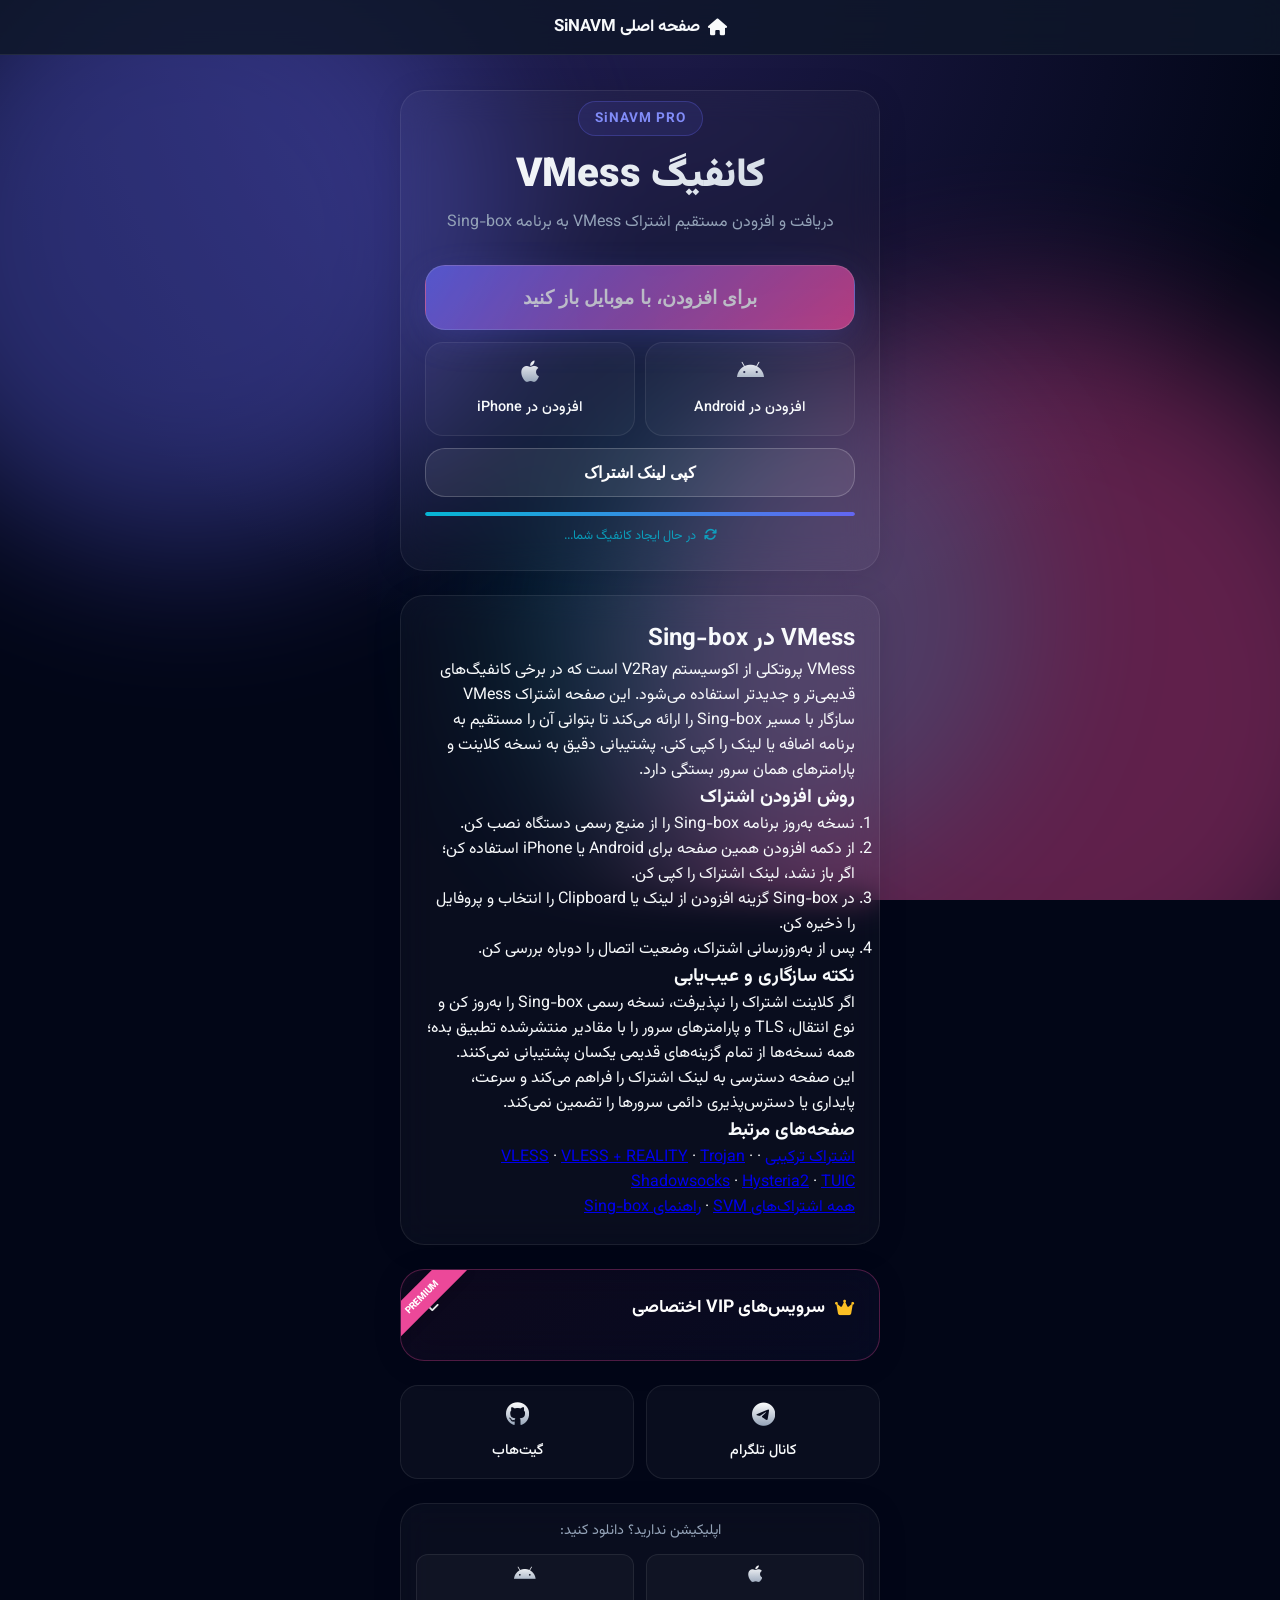
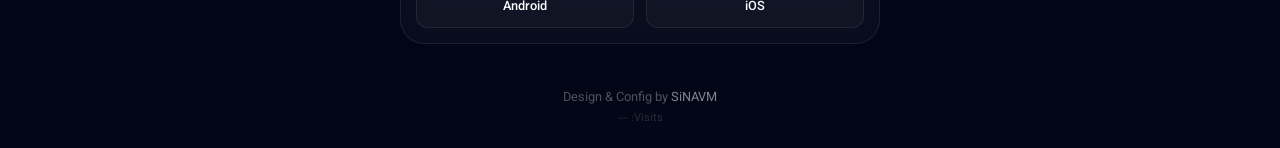
<file: singbox/vmess.html>
<!DOCTYPE html>
<html lang="fa" dir="rtl">
<head>
    <meta charset="UTF-8">
    <meta name="viewport" content="width=device-width, initial-scale=1.0, maximum-scale=1.0, user-scalable=no">
    <meta name="description" content="دریافت اشتراک VMess برای Sing-box از SVM؛ افزودن مستقیم در Android و iPhone، کپی لینک و نکات سازگاری کلاینت و انتقال.">
    <meta name="theme-color" content="#0f172a">
    <meta name="author" content="SiNAVM">
    <meta name="robots" content="index, follow, max-snippet:-1, max-image-preview:large, max-video-preview:-1">
    <link rel="icon" type="image/svg+xml" href="https://sinavm.github.io/sinavm/logo/sinavm_favicon.svg">
    <link rel="apple-touch-icon" href="https://sinavm.github.io/sinavm/logo/sinavm_logo.jpg">
    <link rel="canonical" href="https://sinavm.github.io/SVM/singbox/vmess.html">

    <title>کانفیگ VMess رایگان Sing-box | اشتراک SVM</title>

    <meta property="og:type" content="website">
    <meta property="og:url" content="https://sinavm.github.io/SVM/singbox/vmess.html">
    <meta property="og:title" content="کانفیگ VMess رایگان Sing-box | اشتراک SVM">
    <meta property="og:description" content="دریافت اشتراک VMess برای Sing-box از SVM؛ افزودن مستقیم در Android و iPhone، کپی لینک و نکات سازگاری کلاینت و انتقال.">
    <meta property="og:site_name" content="SiNAVM">
    <meta property="og:image" content="https://sinavm.github.io/sinavm/logo/sinavm_logo.jpg">
    <meta property="og:image:alt" content="لوگوی SiNAVM">

    <meta name="twitter:card" content="summary_large_image">
    <meta name="twitter:title" content="کانفیگ VMess رایگان Sing-box | اشتراک SVM">
    <meta name="twitter:description" content="دریافت اشتراک VMess برای Sing-box از SVM؛ افزودن مستقیم در Android و iPhone، کپی لینک و نکات سازگاری کلاینت و انتقال.">

    <script type="application/ld+json">
    {
      "@context": "https://schema.org",
      "@graph": [
        {
          "@type": "Organization",
          "name": "SiNAVM",
          "url": "https://sinavm.github.io/SVM/singbox/vmess.html",
          "description": "ارائه‌دهنده کانفیگ‌های رایگان و اختصاصی Sing-box و V2Ray برای اتصال امن، سریع و بدون قطعی به اینترنت آزاد",
          "sameAs": [
            "https://t.me/sinavm",
            "https://github.com/sinavm",
            "https://t.me/sinvt"
          ],
          "contactPoint": {
            "@type": "ContactPoint",
            "contactType": "customer service",
            "availableLanguage": ["Persian", "Farsi"]
          }
        },
        {
          "@type": "WebSite",
          "url": "https://sinavm.github.io/SVM/singbox/vmess.html",
          "name": "SiNAVM | اتصال هوشمند",
          "description": "دانلود کانفیگ رایگان Sing-box و V2Ray - وی پی ان پرسرعت و ایمن",
          "potentialAction": {
            "@type": "SearchAction",
            "target": "https://sinavm.github.io/SVM/singbox/vmess.html?q={search_term_string}",
            "query-input": "required name=search_term_string"
          }
        },
        {
          "@type": "Service",
          "name": "کانفیگ‌های Sing-box و V2Ray SiNAVM",
          "description": "کانفیگ‌های رایگان و VIP برای دسترسی به اینترنت بدون سانسور با کلاینت Sing-box و V2Ray",
          "provider": {
            "@type": "Organization",
            "name": "SiNAVM"
          },
          "areaServed": {
            "@type": "Country",
            "name": "Iran"
          },
          "offers": {
            "@type": "Offer",
            "price": "0",
            "priceCurrency": "IRR",
            "description": "کانفیگ رایگان + پلن‌های VIP اختصاصی با پینگ پایین و IP ثابت"
          }
        }
      ]
    }
    </script>

    <link href="https://fonts.googleapis.com/css2?family=Vazirmatn:wght@300;500;700;900&display=swap" rel="stylesheet">
    <link rel="stylesheet" href="https://cdnjs.cloudflare.com/ajax/libs/font-awesome/6.4.0/css/all.min.css">

    <style>
        :root {
            --bg-deep: #020617;
            --primary: #6366f1;
            --accent: #ec4899;
            --cyan: #06b6d4;
            --glass: rgba(255, 255, 255, 0.03);
            --glass-border: rgba(255, 255, 255, 0.08);
            --text-main: #f8fafc;
            --text-muted: #94a3b8;
            --shadow-glow: 0 0 50px rgba(99, 102, 241, 0.15);
        }

        * { margin: 0; padding: 0; box-sizing: border-box; -webkit-tap-highlight-color: transparent; }

        body {
            font-family: 'Vazirmatn', sans-serif;
            background-color: var(--bg-deep);
            color: var(--text-main);
            min-height: 100vh;
            overflow-x: hidden;
            padding-top: 70px;
            display: flex;
            flex-direction: column;
            align-items: center;
            position: relative;
        }

        .top-bar {
            position: fixed;
            top: 0;
            left: 0;
            width: 100%;
            height: 55px;
            background: rgba(15, 23, 42, 0.85);
            backdrop-filter: blur(12px);
            -webkit-backdrop-filter: blur(12px);
            border-bottom: 1px solid var(--glass-border);
            display: flex;
            justify-content: center;
            align-items: center;
            z-index: 1000;
        }
        .home-link {
            color: var(--text-main);
            text-decoration: none;
            font-weight: 700;
            font-size: 1.05rem;
            display: flex;
            align-items: center;
            gap: 8px;
            transition: color 0.3s;
        }
        .home-link:hover {
            color: var(--accent);
        }

        .aurora-bg {
            position: fixed;
            top: 0; left: 0; width: 100%; height: 100%;
            z-index: -1;
            overflow: hidden;
            background: radial-gradient(circle at 50% 0%, #1e1b4b 0%, var(--bg-deep) 60%);
        }
        .orb {
            position: absolute;
            border-radius: 50%;
            filter: blur(80px);
            opacity: 0.4;
            animation: floatOrb 20s infinite ease-in-out;
        }
        .orb-1 { top: -10%; left: -10%; width: 50vw; height: 50vw; background: var(--primary); animation-delay: 0s; }
        .orb-2 { bottom: -20%; right: -10%; width: 60vw; height: 60vw; background: var(--accent); animation-delay: -5s; }
        .orb-3 { top: 40%; left: 40%; width: 40vw; height: 40vw; background: var(--cyan); opacity: 0.2; animation-delay: -10s; }

        @keyframes floatOrb {
            0%, 100% { transform: translate(0, 0) scale(1); }
            33% { transform: translate(30px, -50px) scale(1.1); }
            66% { transform: translate(-20px, 20px) scale(0.95); }
        }

        .container {
            width: 90%;
            max-width: 480px;
            z-index: 10;
            padding: 20px 0;
            display: flex;
            flex-direction: column;
            gap: 24px;
        }

        .card {
            background: var(--glass);
            backdrop-filter: blur(16px);
            -webkit-backdrop-filter: blur(16px);
            border: 1px solid var(--glass-border);
            border-radius: 24px;
            padding: 24px;
            box-shadow: 0 4px 30px rgba(0, 0, 0, 0.1);
            transition: transform 0.3s ease, box-shadow 0.3s ease;
        }
        .card:hover { transform: translateY(-3px); box-shadow: var(--shadow-glow); border-color: rgba(255,255,255,0.15); }

        .hero { text-align: center; padding-top: 10px; }
        .brand-badge {
            display: inline-block;
            padding: 6px 16px;
            background: rgba(99, 102, 241, 0.1);
            border: 1px solid rgba(99, 102, 241, 0.3);
            border-radius: 50px;
            color: #818cf8;
            font-size: 0.85rem;
            font-weight: 700;
            margin-bottom: 16px;
            letter-spacing: 1px;
        }
        .hero h1 {
            font-size: 2.5rem;
            font-weight: 900;
            line-height: 1.2;
            background: linear-gradient(135deg, #fff 0%, #cbd5e1 100%);
            -webkit-background-clip: text;
            -webkit-text-fill-color: transparent;
            margin-bottom: 10px;
        }
        .hero p { color: var(--text-muted); font-size: 1rem; margin-bottom: 30px; }

        .action-btn-wrapper { position: relative; margin: 0 auto; width: 100%; }
        .action-btn {
            display: flex;
            align-items: center;
            justify-content: center;
            width: 100%;
            padding: 20px;
            font-size: 1.2rem;
            font-weight: 700;
            color: white;
            text-decoration: none;
            background: linear-gradient(135deg, var(--primary), var(--accent));
            border-radius: 20px;
            position: relative;
            overflow: hidden;
            transition: all 0.4s cubic-bezier(0.4, 0, 0.2, 1);
            box-shadow: 0 10px 40px -10px rgba(99, 102, 241, 0.5);
            border: 1px solid rgba(255,255,255,0.2);
        }
        .action-btn i { margin-left: 10px; font-size: 1.4rem; }
        .action-btn::before {
            content: ''; position: absolute; top: 0; left: -100%; width: 100%; height: 100%;
            background: linear-gradient(90deg, transparent, rgba(255,255,255,0.3), transparent);
            transition: left 0.6s;
        }
        .action-btn:hover { transform: scale(1.02); box-shadow: 0 20px 50px -10px rgba(236, 72, 153, 0.5); }
        .action-btn:hover::before { left: 100%; }

        .loader-container {
            margin-top: 15px;
            height: 4px;
            background: rgba(255,255,255,0.05);
            border-radius: 4px;
            overflow: hidden;
            position: relative;
        }
        .loader-bar {
            height: 100%;
            width: 0%;
            background: linear-gradient(90deg, var(--cyan), var(--primary));
            animation: loadProgress 3s ease-out forwards;
            border-radius: 4px;
        }
        @keyframes loadProgress { 0% { width: 0; } 100% { width: 100%; } }

        .vip-card {
            border: 1px solid rgba(236, 72, 153, 0.3);
            background: linear-gradient(145deg, rgba(236, 72, 153, 0.05), rgba(99, 102, 241, 0.05));
            position: relative;
            overflow: hidden;
        }
        .vip-card::after {
            content: 'PREMIUM';
            position: absolute;
            top: 15px; left: -30px;
            background: var(--accent);
            color: white;
            font-size: 0.6rem;
            font-weight: 800;
            padding: 5px 30px;
            transform: rotate(-45deg);
            box-shadow: 0 2px 10px rgba(0,0,0,0.2);
        }
        .vip-header { display: flex; align-items: center; justify-content: space-between; margin-bottom: 15px; cursor: pointer; }
        .vip-title { font-size: 1.1rem; font-weight: 700; color: #fdfdfd; display: flex; align-items: center; gap: 10px; }
        .vip-title i { color: #fbbf24; }
        
        .vip-content { 
            max-height: 0; overflow: hidden; transition: max-height 0.5s ease; 
            color: var(--text-muted); font-size: 0.9rem; line-height: 1.6;
        }
        .vip-content.show { max-height: 200px; padding-top: 10px; border-top: 1px dashed rgba(255,255,255,0.1); }
        .vip-tag { 
            display: inline-block; background: rgba(255,255,255,0.05); 
            padding: 4px 10px; border-radius: 8px; margin: 2px; font-size: 0.8rem; color: var(--cyan);
        }

        .grid-links { display: grid; grid-template-columns: 1fr 1fr; gap: 12px; }
        .mini-card {
            background: var(--glass);
            border: 1px solid var(--glass-border);
            border-radius: 18px;
            padding: 16px;
            text-align: center;
            text-decoration: none;
            color: var(--text-main);
            transition: all 0.3s;
            display: flex;
            flex-direction: column;
            align-items: center;
            justify-content: center;
            gap: 8px;
        }
        .mini-card:hover { background: rgba(255,255,255,0.08); transform: translateY(-2px); }
        .mini-card i { font-size: 1.5rem; margin-bottom: 5px; background: linear-gradient(to bottom, #fff, #94a3b8); -webkit-background-clip: text; -webkit-text-fill-color: transparent; }
        .mini-card span { font-size: 0.9rem; font-weight: 500; }

        .footer { text-align: center; margin-top: 20px; font-size: 0.8rem; color: rgba(255,255,255,0.3); }
        .footer a { color: rgba(255,255,255,0.5); text-decoration: none; transition: 0.3s; }
        .footer a:hover { color: var(--primary); }

        .toast {
            position: fixed; bottom: 30px; left: 50%; transform: translateX(-50%) translateY(100px);
            background: rgba(15, 23, 42, 0.9); border: 1px solid var(--primary);
            color: white; padding: 12px 24px; border-radius: 50px;
            box-shadow: 0 10px 40px rgba(0,0,0,0.5);
            font-size: 0.9rem; z-index: 100; opacity: 0; transition: all 0.5s cubic-bezier(0.175, 0.885, 0.32, 1.275);
            display: flex; align-items: center; gap: 10px;
        }
        .toast.show { transform: translateX(-50%) translateY(0); opacity: 1; }
        .toast i { color: #4ade80; }
    </style>
<meta name="twitter:image" content="https://sinavm.github.io/sinavm/logo/sinavm_logo.jpg">
</head>
<body>

    <div class="top-bar">
        <a href="https://sinavm.github.io/SVM/" class="home-link">
            <i class="fas fa-home"></i>
            <span>صفحه اصلی SiNAVM</span>
        </a>
    </div>

    <div class="aurora-bg">
        <div class="orb orb-1"></div>
        <div class="orb orb-2"></div>
        <div class="orb orb-3"></div>
    </div>

    <div class="container">

        <div class="card hero">
            <span class="brand-badge">SiNAVM PRO</span>
            <h1>کانفیگ VMess</h1>
            <p>دریافت و افزودن مستقیم اشتراک VMess به برنامه Sing-box</p>
            
            <div class="action-btn-wrapper">
                <button class="action-btn" id="mainBtn" type="button">
                    <i class="fas fa-bolt"></i>
                    افزودن VMess به Sing-box  
                </button>
            </div>

            <div style="display:grid;grid-template-columns:1fr 1fr;gap:10px;margin-top:12px;">
                <a class="mini-card" id="androidImport" href="#" style="justify-content:center;cursor:pointer;"><i class="fab fa-android"></i><span>افزودن در Android</span></a>
                <a class="mini-card" id="iosImport" href="#" style="justify-content:center;cursor:pointer;"><i class="fab fa-apple"></i><span>افزودن در iPhone</span></a>
            </div>
            <button class="action-btn" id="copyConfig" type="button" style="margin-top:12px;background:rgba(255,255,255,.08);box-shadow:none;font-size:1rem;padding:14px;">کپی لینک اشتراک</button>
            <div class="loader-container">
                <div class="loader-bar"></div>
            </div>
            <div style="margin-top: 10px; font-size: 0.8rem; color: var(--cyan); opacity: 0.8;">
                <i class="fas fa-sync fa-spin" style="margin-left:5px;"></i> در حال ایجاد کانفیگ شما...
            </div>
        </div>

        <section class="card protocol-guide" aria-labelledby="protocol-guide">
            <h2 id="protocol-guide">VMess در Sing-box</h2>
            <p>VMess پروتکلی از اکوسیستم V2Ray است که در برخی کانفیگ‌های قدیمی‌تر و جدیدتر استفاده می‌شود. این صفحه اشتراک VMess سازگار با مسیر Sing-box را ارائه می‌کند تا بتوانی آن را مستقیم به برنامه اضافه یا لینک را کپی کنی. پشتیبانی دقیق به نسخه کلاینت و پارامترهای همان سرور بستگی دارد.</p>
            <h3>روش افزودن اشتراک</h3>
            <ol>
                <li>نسخه به‌روز برنامه Sing-box را از منبع رسمی دستگاه نصب کن.</li>
                <li>از دکمه افزودن همین صفحه برای Android یا iPhone استفاده کن؛ اگر باز نشد، لینک اشتراک را کپی کن.</li>
                <li>در Sing-box گزینه افزودن از لینک یا Clipboard را انتخاب و پروفایل را ذخیره کن.</li>
                <li>پس از به‌روزرسانی اشتراک، وضعیت اتصال را دوباره بررسی کن.</li>
            </ol>
            <h3>نکته سازگاری و عیب‌یابی</h3>
            <p>اگر کلاینت اشتراک را نپذیرفت، نسخه رسمی Sing-box را به‌روز کن و نوع انتقال، TLS و پارامترهای سرور را با مقادیر منتشرشده تطبیق بده؛ همه نسخه‌ها از تمام گزینه‌های قدیمی یکسان پشتیبانی نمی‌کنند.</p>
            <p>این صفحه دسترسی به لینک اشتراک را فراهم می‌کند و سرعت، پایداری یا دسترس‌پذیری دائمی سرورها را تضمین نمی‌کند.</p>
        <nav class="protocol-related" aria-label="سایر اشتراک‌های Sing-box"><h3>صفحه‌های مرتبط</h3><p><a href="https://sinavm.github.io/SVM/singbox/mix.html">اشتراک ترکیبی</a> · <a href="https://sinavm.github.io/SVM/singbox/vless.html">VLESS</a> · <a href="https://sinavm.github.io/SVM/singbox/reality.html">VLESS + REALITY</a> · <a href="https://sinavm.github.io/SVM/singbox/trojan.html">Trojan</a> · <a href="https://sinavm.github.io/SVM/singbox/ss.html">Shadowsocks</a> · <a href="https://sinavm.github.io/SVM/singbox/hy2.html">Hysteria2</a> · <a href="https://sinavm.github.io/SVM/singbox/tuic.html">TUIC</a></p><p><a href="https://sinavm.github.io/SVM/">همه اشتراک‌های SVM</a> · <a href="https://sinavm.github.io/sing-box/">راهنمای Sing-box</a></p></nav>
        </section>
        <div class="card vip-card">
            <div class="vip-header" onclick="toggleVip()">
                <div class="vip-title">
                    <i class="fas fa-crown"></i>
                    سرویس‌های VIP اختصاصی
                </div>
                <i class="fas fa-chevron-down" id="vipIcon" style="transition: 0.3s; font-size: 0.9rem;"></i>
            </div>
            <div class="vip-content" id="vipContent">
                <p>با خرید اشتراک VIP به سرورهای اختصاصی و پرسرعت دسترسی پیدا کنید:</p>
                <div style="margin: 10px 0;">
                    <span class="vip-tag">پینگ پایین</span>
                    <span class="vip-tag">IP ثابت</span>
                    <span class="vip-tag">بدون قطعی</span>
                    <span class="vip-tag">پشتیبانی ۲۴/۷</span>
                </div>
                <a href="https://t.me/sinavmbot" target="_blank" style="display: block; margin-top: 15px; color: var(--accent); text-decoration: none; font-weight: 700; font-size: 0.9rem;">
                    مشاهده پلن‌ها و خرید <i class="fas fa-arrow-left" style="margin-right: 5px;"></i>
                </a>
            </div>
        </div>

        <div class="grid-links">
            <a href="https://t.me/sinavm" target="_blank" class="mini-card">
                <i class="fab fa-telegram-plane"></i>
                <span>کانال تلگرام</span>
            </a>
            <a href="https://github.com/sinavm" target="_blank" class="mini-card">
                <i class="fab fa-github"></i>
                <span>گیت‌هاب</span>
            </a>
        </div>

        <div class="card" style="padding: 15px;">
            <div style="font-size: 0.9rem; margin-bottom: 12px; text-align: center; color: var(--text-muted);">اپلیکیشن ندارید؟ دانلود کنید:</div>
            <div class="grid-links">
                <a href="https://apps.apple.com/app/id6785326793" class="mini-card" style="border-radius: 12px; padding: 10px;">
                    <i class="fab fa-apple" style="font-size: 1.2rem;"></i>
                    <span style="font-size: 0.8rem;">iOS</span>
                </a>
                <a href="https://play.google.com/store/apps/details?id=io.nekohasekai.sfa" class="mini-card" style="border-radius: 12px; padding: 10px;">
                    <i class="fab fa-android" style="font-size: 1.2rem; color: #3ddc84;"></i>
                    <span style="font-size: 0.8rem;">Android</span>
                </a>
            </div>
        </div>

        <div class="footer">
            Design & Config by <a href="https://t.me/sinavm">SiNAVM</a>
            <br>
            <span id="visit-count" style="opacity: 0.5; font-size: 0.7rem;">Visits: Loading...</span>
        </div>
    </div>

    <div class="toast" id="toast">
        <i class="fas fa-check-circle"></i>
        <span>لینک کپی شد!</span>
    </div>

    <script>

        const device = (() => {
            const ua = navigator.userAgent || '';
            if (/Android/i.test(ua)) return 'android';
            const isIOS = /iPad|iPhone|iPod/.test(ua) || 
                         (/Macintosh/i.test(ua) && (navigator.maxTouchPoints || 0) > 1);
            return isIOS ? 'ios' : 'desktop';
        })();


        const configUrl = 'https://raw.githubusercontent.com/sinavm/SVM/main/subscriptions/singbox/vmess.json';
        const configLinks = { android: configUrl, ios: configUrl };

        function getDeepLink() {
            const baseUrl = configLinks[device] || configLinks.ios;
            return `sing-box://import-remote-profile?url=${encodeURIComponent(baseUrl)}#SVM%20VMESS`;
        }

        function openConfigLink() {
            const link = getDeepLink();
            const iframe = document.createElement('iframe');
            iframe.style.cssText = 'display:none;width:0;height:0;border:0;';
            iframe.src = link;
            document.body.appendChild(iframe);
            setTimeout(() => {
                if (iframe && iframe.parentNode) iframe.parentNode.removeChild(iframe);
            }, 2000);
        }

        let autoCancelled = false;


        const androidImport = document.getElementById('androidImport');
        const iosImport = document.getElementById('iosImport');
        if (androidImport) androidImport.href = getDeepLink();
        if (iosImport) iosImport.href = getDeepLink();
        const copyConfig = document.getElementById('copyConfig');
        if (copyConfig) copyConfig.addEventListener('click', async () => {
            try {
                await navigator.clipboard.writeText(configUrl);
                const label = copyConfig.textContent;
                copyConfig.textContent = 'لینک کپی شد';
                setTimeout(() => copyConfig.textContent = label, 1800);
            } catch (error) {
                const field = document.createElement('textarea');
                field.value = configUrl;
                document.body.appendChild(field);
                field.select();
                document.execCommand('copy');
                field.remove();
                copyConfig.textContent = 'لینک کپی شد';
            }
        });

        const mainBtn = document.getElementById('mainBtn');
        if (mainBtn) {
            mainBtn.addEventListener('click', (e) => {
                e.preventDefault();
                autoCancelled = true;
                openConfigLink();
            });

            if (device === 'desktop') {
                mainBtn.textContent = 'برای افزودن، با موبایل باز کنید';
                mainBtn.style.opacity = "0.7";
            }
        }

        setTimeout(() => {
            if (!autoCancelled && device !== 'desktop' && document.visibilityState === 'visible') {
                autoCancelled = true;
                openConfigLink();
            }
        }, 2500);


        function toggleVip() {
            const content = document.getElementById('vipContent');
            const icon = document.getElementById('vipIcon');
            if (!content || !icon) return;
            content.classList.toggle('show');
            icon.style.transform = content.classList.contains('show') ? 'rotate(180deg)' : 'rotate(0deg)';
        }

        const visitEl = document.getElementById('visit-count');
        if (visitEl) {
            fetch('https://page-views.count1.workers.dev')
                .then(r => r.text())
                .then(d => visitEl.innerText = 'Visits: ' + d)
                .catch(() => visitEl.innerText = 'Visits: --');
        }

        document.addEventListener('contextmenu', event => event.preventDefault());
    </script>
</body>
</html>
</file>
